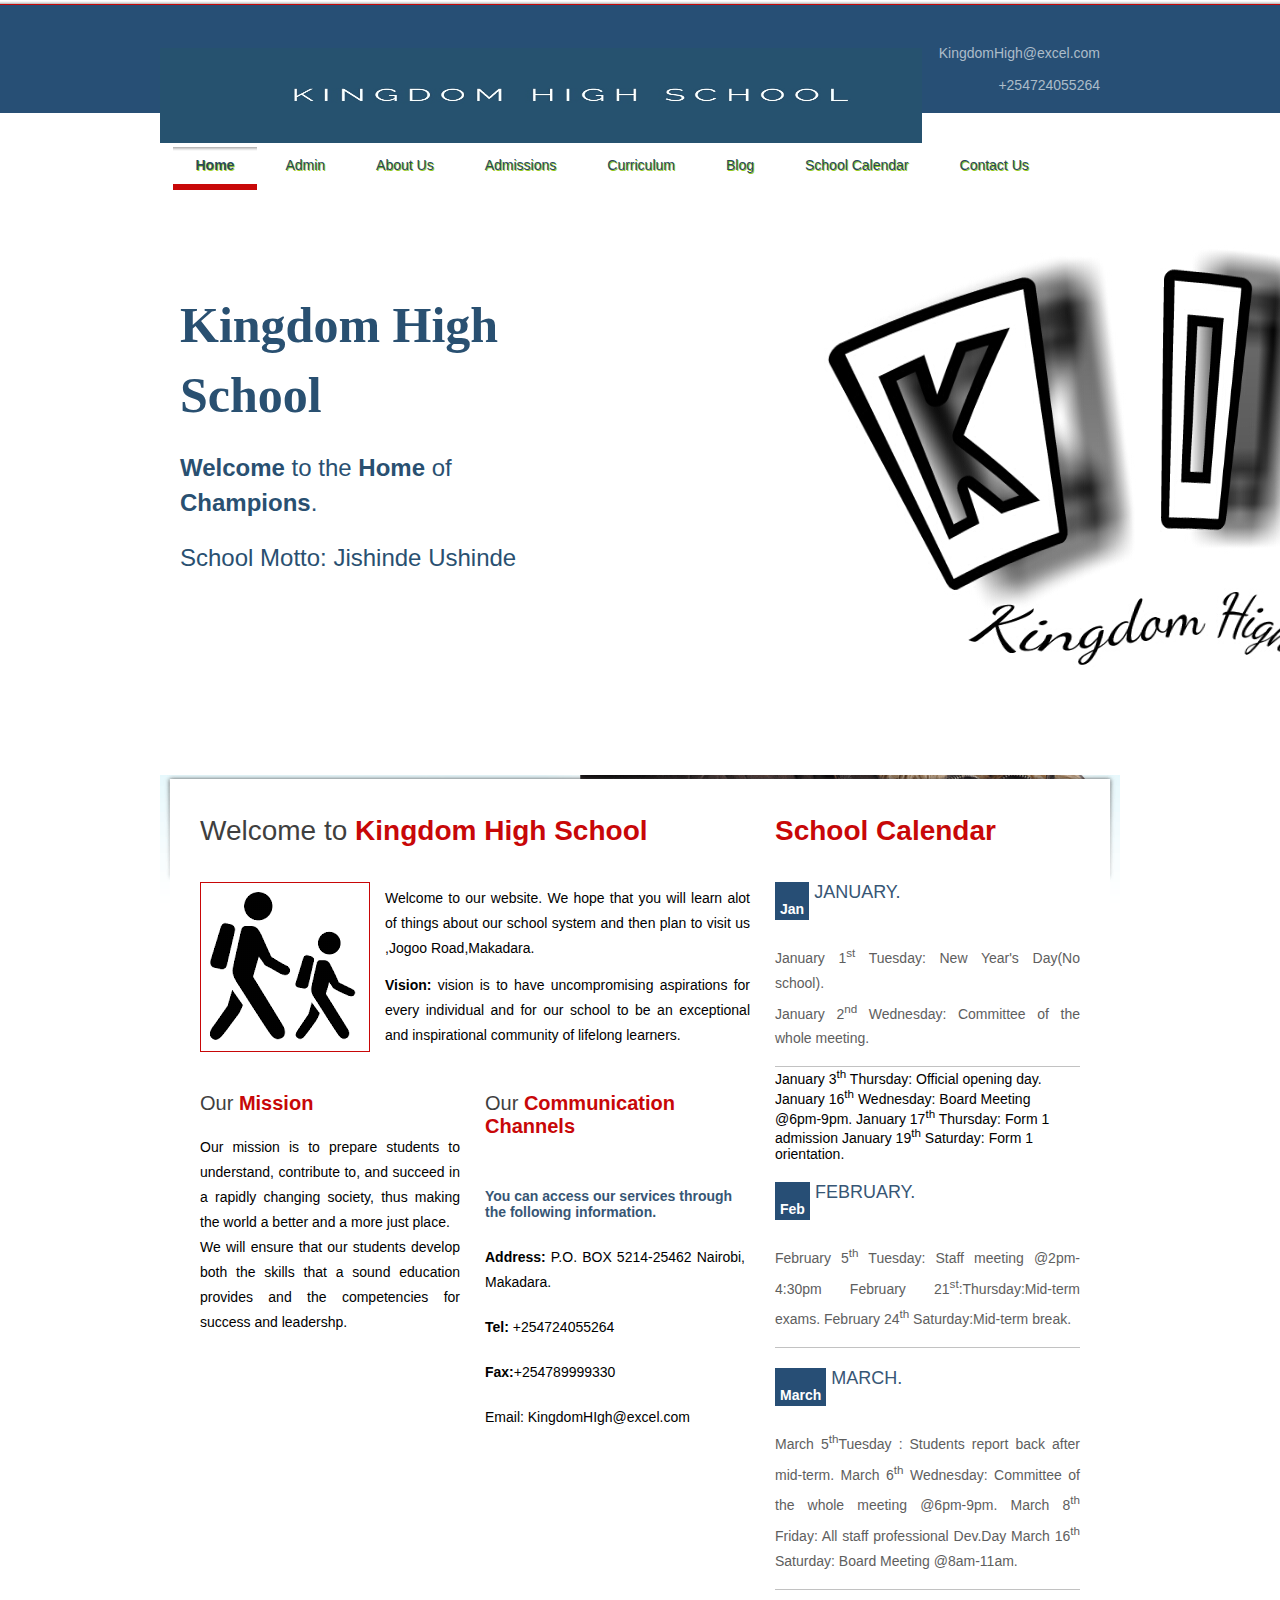
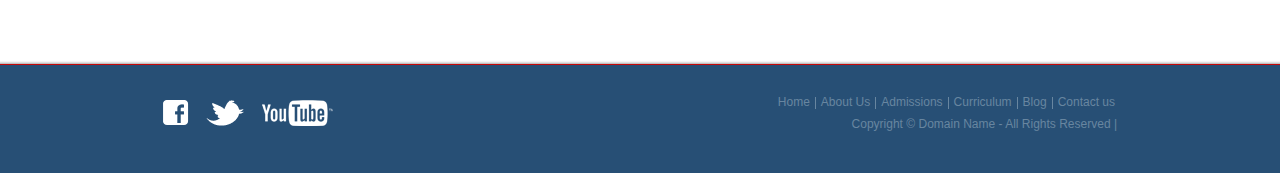
<file: index.html>
<!DOCTYPE html>
<html>
<head>
<title>Kingdom High School</title>
<meta charset="UTF-7" />
<link rel="stylesheet" type="text/css" href="styles/style.css" />
<!--[if IE 6]><link rel="stylesheet" type="text/css" href="styles/ie6.css" /><![endif]-->
</head>
<body>
<div id="page">
  <div id="header">
    <div id="section">
      <div><a href="index.html"><img src="images/Logopit_1548269226227.jpg" height="95" width="762" alt="KINGDOM HIGH SCHOOL" /></a></div>
      <span>KingdomHigh@excel.com <br />
      <br />
      +254724055264</span> </div>
    <ul>
      <li class="current"><a href="index.html">Home</a></li>
	  <li><a href="admin/login.php">Admin</a></li>
      <li><a href="about.html">About Us</a></li>
      <li><a href="admissions.html">Admissions</a></li>
	   <li><a href="curriculum.html">Curriculum</a></li>
      <li><a href="blog.html">Blog</a></li>
      <li><a href="school-calendar.html">School Calendar</a></li>
      <li><a href="contact-us.html">Contact us</a></li>
    </ul>
    <div id="tagline" style="padding-bottom:150px";>
      <div>
        <h4> Kingdom High School</h4>
        <p><b>Welcome</b> to the <b>Home</b> of <b>Champions</b>.<br></p>
		<p>School Motto: Jishinde Ushinde</p>
      </div>
    </div>
  </div>
  <div id="content">
    <div id="home">
      <div>
        <div id="aside">
          <div>
            <h1>Welcome to <span class="last">Kingdom High School</span></h1>
            <a><img src="images/images_4.png" alt="Home Page." /></a>
            <p>Welcome to our website. We hope that you will learn alot of things about our school system and then plan to visit us ,Jogoo Road,Makadara.</p>
			<p><b>Vision:</b> vision is to have uncompromising aspirations for every individual and for our school to be an exceptional and inspirational community of lifelong learners.</p>
            
          </div>
          <ul>
            <li>
              <h2><a>Our <span class="last">Mission</span></a></h2>
              <p>Our mission is to prepare students to understand, contribute to, and succeed in a rapidly changing society, thus making the world a better and a more just place.<br>We will ensure that our students develop both the skills that a sound education provides and the competencies for success and leadershp. </p>
              
            </li>
            <li>
              <h2><a>Our <span class="last">Communication Channels</span></a></h2>
              <p><h5>You can access our services through the following information.</h5>
			  <p><b>Address:</b> P.O. BOX 5214-25462 Nairobi, Makadara.</p>
			  <p><b>Tel:</b> +254724055264</p>
			  <p><b>Fax:</b>+254789999330</p>
			  <p>Email: KingdomHIgh@excel.com</p></p>
              
            </li>
          </ul>
        </div>
        <div id="calendar">
          <h3>School Calendar</h3>
          <ul>
            <li>
              <div> <span><br />
                Jan</span>
                <h2>January.</h2>
              </div>
              <p>January 1<sup>st</sup> Tuesday: New Year's Day(No school).<br>
				 January 2<sup>nd</sup> Wednesday: Committee of the whole meeting.</p>
				 January 3<sup>th</sup> Thursday: Official opening day.<br>
				 January 16<sup>th</sup> Wednesday: Board Meeting @6pm-9pm.
				 January 17<sup>th</sup> Thursday: Form 1 admission
				 January 19<sup>th</sup> Saturday: Form 1 orientation.
            </li>
            <li>
              <div> <span><br/>
                Feb</span>
                <h2>February.</h2>
              </div>
              <p>February 5<sup>th</sup> Tuesday: Staff meeting @2pm-4:30pm
                 February 21<sup>st</sup>:Thursday:Mid-term exams.
				 February 24<sup>th</sup> Saturday:Mid-term break.</p>
            </li>
            <li>
              <div> <span><br />
                March</span>
                <h2>March.</h2>
              </div>
              <p>March 5<sup>th</sup>Tuesday : Students report back after mid-term.
				  March 6<sup>th</sup> Wednesday: Committee of the whole meeting @6pm-9pm.
				  March 8<sup>th</sup> Friday: All staff professional Dev.Day       
				  March 16<sup>th</sup> Saturday: Board Meeting @8am-11am.
			</p>
            </li>
          </ul>
        </div>
      </div>
    </div>
  </div>
  <div id="footer">
    <div>
      <div id="connect"> <a href="#"><img src="images/icon-facebook.gif" alt="" /></a> <a href="#"><img src="images/icon-twitter.gif" alt="" /></a> <a href="#"><img src="images/icon-youtube.gif" alt="" /></a> </div>
      <div class="section">
        <ul>
          <li><a href="index.html">Home</a></li>
          <li><a href="about.html">About Us</a></li>
          <li><a href="admissions.html">Admissions</a></li>
           <li><a href="curriculum.html">Curriculum</a></li>
		   <li><a href="blog.html">Blog</a></li>
          <li class="last"><a href="contact-us.html">Contact us</a></li>
        </ul>
        <p>Copyright &copy; <a href="#KingdomHigh">Domain Name</a> - All Rights Reserved |</a></p>
      </div>
    </div>
  </div>
</div>
</body>
</html>
</file>
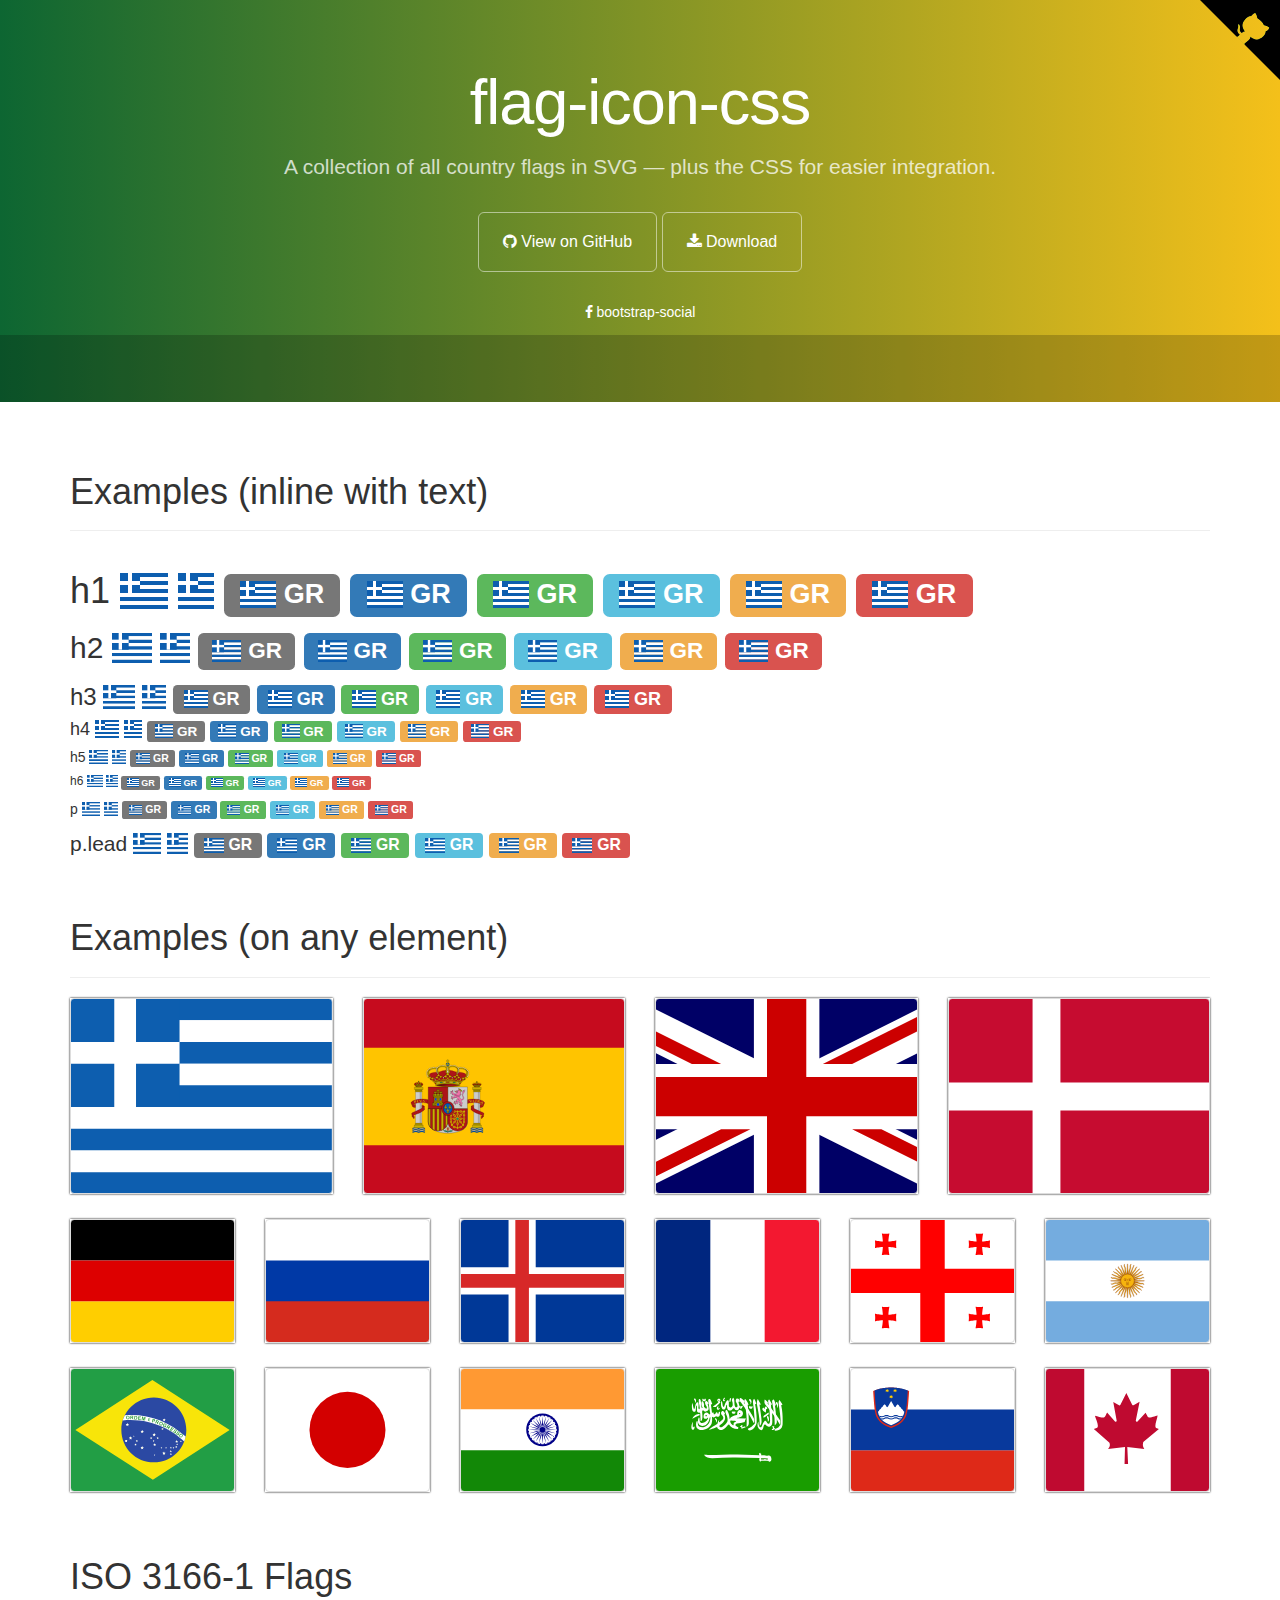
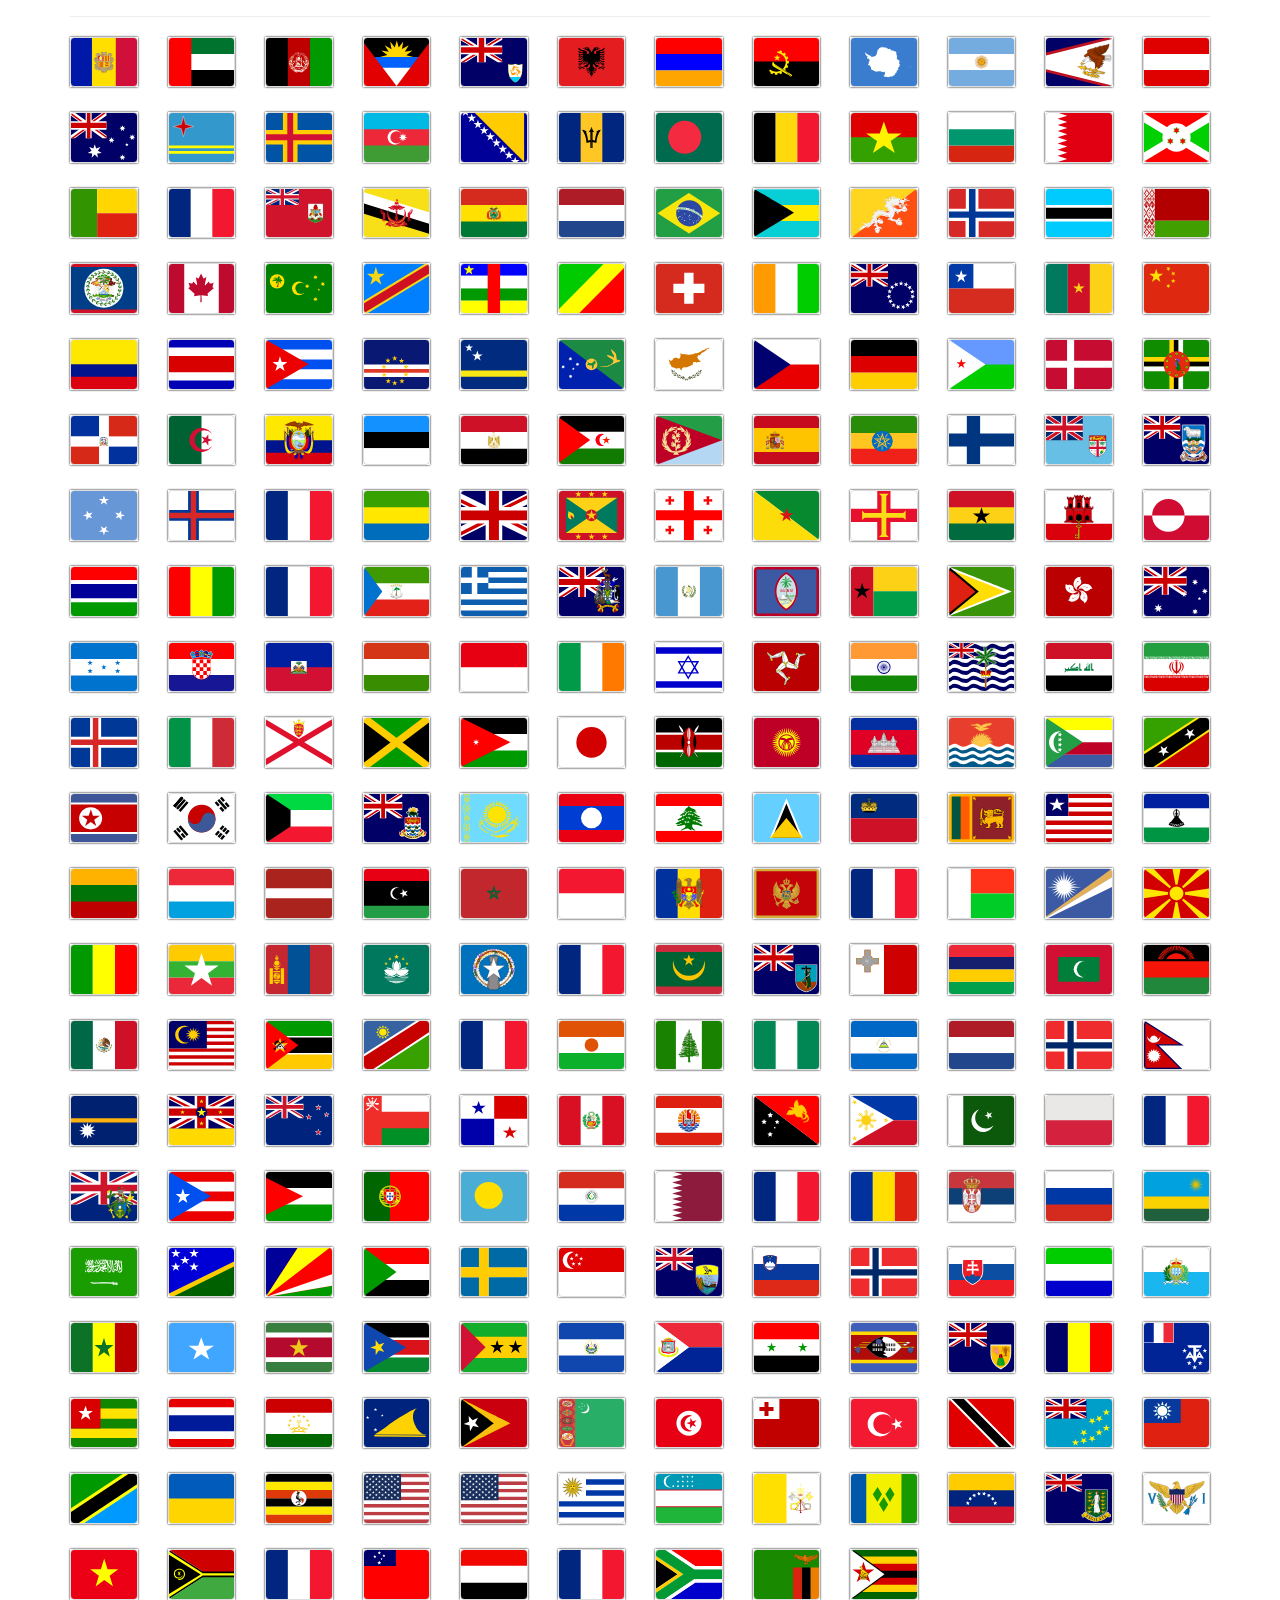
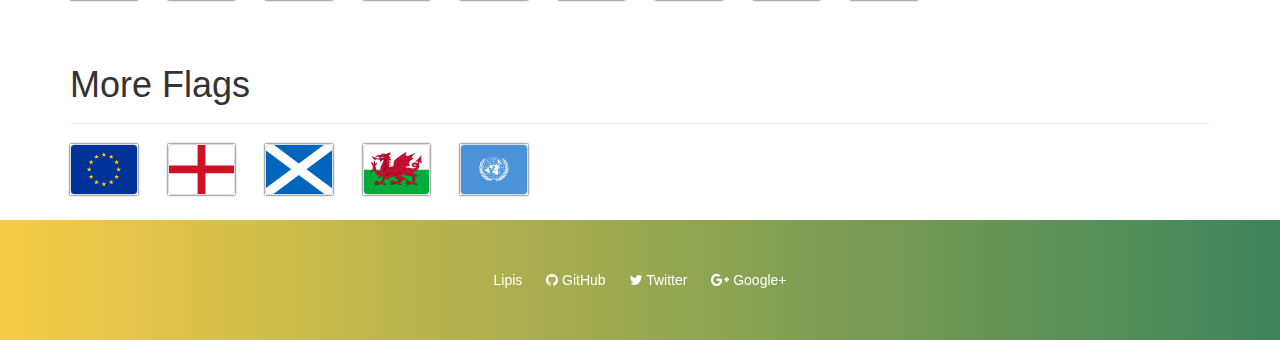
<file: admin/vendors/iconfonts/flag-icon-css/index.html>
<!DOCTYPE html>
<html lang="en">
  <head>
    <meta charset="utf-8">
    <meta name="viewport" content="width=device-width, initial-scale=1.0">
    <meta property="og:type" content="website" />
    <meta property="og:url" content="https://lipis.github.io/flag-icon-css/" />

    <title>SVG Country Flags | flag-icon-css</title>

    <link href="https://maxcdn.bootstrapcdn.com/bootstrap/3.3.6/css/bootstrap.min.css" rel="stylesheet" id="bootstrap">
    <link href="https://maxcdn.bootstrapcdn.com/font-awesome/4.5.0/css/font-awesome.min.css" rel="stylesheet">
    <link href="./assets/docs.css" rel="stylesheet">
    <link href="./css/flag-icon.css" rel="stylesheet">
  </head>

  <body>
    <div class="jumbotron">
      <div class="container">
        <h1>flag-icon-css</h1>
        <p>
          A collection of all country flags in SVG — plus the CSS for easier integration.
        </p>
        <a href="https://github.com/lipis/flag-icon-css" class="btn btn-outline btn-lg"><span class="fa fa-github"></span> View on GitHub</a>
        <a href="https://github.com/lipis/flag-icon-css/archive/master.zip" class="btn btn-outline btn-lg"><span class="fa fa-download"></span> Download</a>
        <ul class="jumbotron-links">
          <li><a href="https://lipis.github.io/bootstrap-social"><span class="fa fa-facebook"></span> bootstrap-social</a></li>
        </ul>
      </div>
      <div class="bottom">
        <iframe src="https://ghbtns.com/github-btn.html?user=lipis&amp;repo=flag-icon-css&amp;type=watch&amp;count=true" class="social-share"></iframe>
      </div>
    </div>
    <script>
      if (window.location.hostname.indexOf('github') > 0) {
        window.location.replace("http://flag-icon-css.lip.is/");
      }
    </script>
    <div class="container">
      <section id="examples">
        <div class="page-header">
          <h1>Examples (inline with text)</h1>
        </div>
        <div class="no-wrap">
          <h1>
            h1
            <span class="flag-icon flag-icon-gr"></span>
            <span class="flag-icon flag-icon-squared flag-icon-gr"></span>
            <span class="label label-default"><span class="flag-icon flag-icon-gr"></span> GR</span>
            <span class="label label-primary"><span class="flag-icon flag-icon-gr"></span> GR</span>
            <span class="label label-success"><span class="flag-icon flag-icon-gr"></span> GR</span>
            <span class="label label-info"><span class="flag-icon flag-icon-gr"></span> GR</span>
            <span class="label label-warning"><span class="flag-icon flag-icon-gr"></span> GR</span>
            <span class="label label-danger"><span class="flag-icon flag-icon-gr"></span> GR</span>
          </h1>
          <h2>
            h2
            <span class="flag-icon flag-icon-gr"></span>
            <span class="flag-icon flag-icon-squared flag-icon-gr"></span>
            <span class="label label-default"><span class="flag-icon flag-icon-gr"></span> GR</span>
            <span class="label label-primary"><span class="flag-icon flag-icon-gr"></span> GR</span>
            <span class="label label-success"><span class="flag-icon flag-icon-gr"></span> GR</span>
            <span class="label label-info"><span class="flag-icon flag-icon-gr"></span> GR</span>
            <span class="label label-warning"><span class="flag-icon flag-icon-gr"></span> GR</span>
            <span class="label label-danger"><span class="flag-icon flag-icon-gr"></span> GR</span>
          </h2>
          <h3>
            h3
            <span class="flag-icon flag-icon-gr"></span>
            <span class="flag-icon flag-icon-squared flag-icon-gr"></span>
            <span class="label label-default"><span class="flag-icon flag-icon-gr"></span> GR</span>
            <span class="label label-primary"><span class="flag-icon flag-icon-gr"></span> GR</span>
            <span class="label label-success"><span class="flag-icon flag-icon-gr"></span> GR</span>
            <span class="label label-info"><span class="flag-icon flag-icon-gr"></span> GR</span>
            <span class="label label-warning"><span class="flag-icon flag-icon-gr"></span> GR</span>
            <span class="label label-danger"><span class="flag-icon flag-icon-gr"></span> GR</span>
          </h3>
          <h4>
            h4
            <span class="flag-icon flag-icon-gr"></span>
            <span class="flag-icon flag-icon-squared flag-icon-gr"></span>
            <span class="label label-default"><span class="flag-icon flag-icon-gr"></span> GR</span>
            <span class="label label-primary"><span class="flag-icon flag-icon-gr"></span> GR</span>
            <span class="label label-success"><span class="flag-icon flag-icon-gr"></span> GR</span>
            <span class="label label-info"><span class="flag-icon flag-icon-gr"></span> GR</span>
            <span class="label label-warning"><span class="flag-icon flag-icon-gr"></span> GR</span>
            <span class="label label-danger"><span class="flag-icon flag-icon-gr"></span> GR</span>
          </h4>
          <h5>
            h5
            <span class="flag-icon flag-icon-gr"></span>
            <span class="flag-icon flag-icon-squared flag-icon-gr"></span>
            <span class="label label-default"><span class="flag-icon flag-icon-gr"></span> GR</span>
            <span class="label label-primary"><span class="flag-icon flag-icon-gr"></span> GR</span>
            <span class="label label-success"><span class="flag-icon flag-icon-gr"></span> GR</span>
            <span class="label label-info"><span class="flag-icon flag-icon-gr"></span> GR</span>
            <span class="label label-warning"><span class="flag-icon flag-icon-gr"></span> GR</span>
            <span class="label label-danger"><span class="flag-icon flag-icon-gr"></span> GR</span>
          </h5>
          <h6>
            h6
            <span class="flag-icon flag-icon-gr"></span>
            <span class="flag-icon flag-icon-squared flag-icon-gr"></span>
            <span class="label label-default"><span class="flag-icon flag-icon-gr"></span> GR</span>
            <span class="label label-primary"><span class="flag-icon flag-icon-gr"></span> GR</span>
            <span class="label label-success"><span class="flag-icon flag-icon-gr"></span> GR</span>
            <span class="label label-info"><span class="flag-icon flag-icon-gr"></span> GR</span>
            <span class="label label-warning"><span class="flag-icon flag-icon-gr"></span> GR</span>
            <span class="label label-danger"><span class="flag-icon flag-icon-gr"></span> GR</span>
          </h6>
          <p>
            p
            <span class="flag-icon flag-icon-gr"></span>
            <span class="flag-icon flag-icon-squared flag-icon-gr"></span>
            <span class="label label-default"><span class="flag-icon flag-icon-gr"></span> GR</span>
            <span class="label label-primary"><span class="flag-icon flag-icon-gr"></span> GR</span>
            <span class="label label-success"><span class="flag-icon flag-icon-gr"></span> GR</span>
            <span class="label label-info"><span class="flag-icon flag-icon-gr"></span> GR</span>
            <span class="label label-warning"><span class="flag-icon flag-icon-gr"></span> GR</span>
            <span class="label label-danger"><span class="flag-icon flag-icon-gr"></span> GR</span>
          </p>
          <p class="lead">
            p.lead
            <span class="flag-icon flag-icon-gr"></span>
            <span class="flag-icon flag-icon-squared flag-icon-gr"></span>
            <span class="label label-default"><span class="flag-icon flag-icon-gr"></span> GR</span>
            <span class="label label-primary"><span class="flag-icon flag-icon-gr"></span> GR</span>
            <span class="label label-success"><span class="flag-icon flag-icon-gr"></span> GR</span>
            <span class="label label-info"><span class="flag-icon flag-icon-gr"></span> GR</span>
            <span class="label label-warning"><span class="flag-icon flag-icon-gr"></span> GR</span>
            <span class="label label-danger"><span class="flag-icon flag-icon-gr"></span> GR</span>
          </p>
        </section>
      </section>
      <section id="more" class="d">
        <div class="page-header">
          <h1>Examples (on any element)</h1>
        </div>
        <div class="row">
          <div class="col-lg-3 col-md-4 col-sm-4 col-xs-6">
            <div class="flag-wrapper">
              <div class="img-thumbnail flag flag-icon-background flag-icon-gr"></div>
            </div>
          </div>
          <div class="col-lg-3 col-md-4 col-sm-4 col-xs-6">
            <div class="flag-wrapper">
              <div class="img-thumbnail flag flag-icon-background flag-icon-es"></div>
            </div>
          </div>
          <div class="col-lg-3 col-md-4 col-sm-4 col-xs-3">
            <div class="flag-wrapper">
              <div class="img-thumbnail flag flag-icon-background flag-icon-gb"></div>
            </div>
          </div>
          <div class="col-lg-3 col-sm-2 col-xs-3">
            <div class="flag-wrapper">
              <div class="img-thumbnail flag flag-icon-background flag-icon-dk"></div>
            </div>
          </div>
          <div class="col-sm-2 col-xs-3">
            <div class="flag-wrapper">
              <div class="img-thumbnail flag flag-icon-background flag-icon-de"></div>
            </div>
          </div>
          <div class="col-sm-2 col-xs-3">
            <div class="flag-wrapper">
              <div class="img-thumbnail flag flag-icon-background flag-icon-ru"></div>
            </div>
          </div>
          <div class="col-sm-2 col-xs-3">
            <div class="flag-wrapper">
              <div class="img-thumbnail flag flag-icon-background flag-icon-is"></div>
            </div>
          </div>
          <div class="col-sm-2 col-xs-3">
            <div class="flag-wrapper">
              <div class="img-thumbnail flag flag-icon-background flag-icon-fr"></div>
            </div>
          </div>
          <div class="col-sm-2 col-xs-3">
            <div class="flag-wrapper">
              <div class="img-thumbnail flag flag-icon-background flag-icon-ge"></div>
            </div>
          </div>
          <div class="col-sm-2 col-xs-3">
            <div class="flag-wrapper">
              <div class="img-thumbnail flag flag-icon-background flag-icon-ar"></div>
            </div>
          </div>
          <div class="col-sm-2 col-xs-3">
            <div class="flag-wrapper">
              <div class="img-thumbnail flag flag-icon-background flag-icon-br"></div>
            </div>
          </div>
          <div class="col-sm-2 col-xs-3">
            <div class="flag-wrapper">
              <div class="img-thumbnail flag flag-icon-background flag-icon-jp"></div>
            </div>
          </div>
          <div class="col-sm-2 col-xs-3 hidden-xs">
            <div class="flag-wrapper">
              <div class="img-thumbnail flag flag-icon-background flag-icon-in"></div>
            </div>
          </div>
          <div class="col-sm-2 col-xs-3">
            <div class="flag-wrapper">
              <div class="img-thumbnail flag flag-icon-background flag-icon-sa"></div>
            </div>
          </div>
          <div class="col-sm-2 col-xs-3">
            <div class="flag-wrapper">
              <div class="img-thumbnail flag flag-icon-background flag-icon-si"></div>
            </div>
          </div>
          <div class="col-sm-2 col-xs-3 visible-lg">
            <div class="flag-wrapper">
              <div class="img-thumbnail flag flag-icon-background flag-icon-ca"></div>
            </div>
          </div>
        </div>
      </section>
      <section class="all-flags">
        <div class="page-header">
          <h1>ISO 3166-1 Flags</h1>
        </div>
        <div class="row">
          <div class="col-md-1 col-sm-2 col-xs-3"><div class="flag-wrapper"><div class="img-thumbnail flag flag-icon-background flag-icon-ad" title="ad" id="ad"></div></div></div>
          <div class="col-md-1 col-sm-2 col-xs-3"><div class="flag-wrapper"><div class="img-thumbnail flag flag-icon-background flag-icon-ae" title="ae" id="ae"></div></div></div>
          <div class="col-md-1 col-sm-2 col-xs-3"><div class="flag-wrapper"><div class="img-thumbnail flag flag-icon-background flag-icon-af" title="af" id="af"></div></div></div>
          <div class="col-md-1 col-sm-2 col-xs-3"><div class="flag-wrapper"><div class="img-thumbnail flag flag-icon-background flag-icon-ag" title="ag" id="ag"></div></div></div>
          <div class="col-md-1 col-sm-2 col-xs-3"><div class="flag-wrapper"><div class="img-thumbnail flag flag-icon-background flag-icon-ai" title="ai" id="ai"></div></div></div>
          <div class="col-md-1 col-sm-2 col-xs-3"><div class="flag-wrapper"><div class="img-thumbnail flag flag-icon-background flag-icon-al" title="al" id="al"></div></div></div>
          <div class="col-md-1 col-sm-2 col-xs-3"><div class="flag-wrapper"><div class="img-thumbnail flag flag-icon-background flag-icon-am" title="am" id="am"></div></div></div>
          <div class="col-md-1 col-sm-2 col-xs-3"><div class="flag-wrapper"><div class="img-thumbnail flag flag-icon-background flag-icon-ao" title="ao" id="ao"></div></div></div>
          <div class="col-md-1 col-sm-2 col-xs-3"><div class="flag-wrapper"><div class="img-thumbnail flag flag-icon-background flag-icon-aq" title="aq" id="aq"></div></div></div>
          <div class="col-md-1 col-sm-2 col-xs-3"><div class="flag-wrapper"><div class="img-thumbnail flag flag-icon-background flag-icon-ar" title="ar" id="ar"></div></div></div>
          <div class="col-md-1 col-sm-2 col-xs-3"><div class="flag-wrapper"><div class="img-thumbnail flag flag-icon-background flag-icon-as" title="as" id="as"></div></div></div>
          <div class="col-md-1 col-sm-2 col-xs-3"><div class="flag-wrapper"><div class="img-thumbnail flag flag-icon-background flag-icon-at" title="at" id="at"></div></div></div>
          <div class="col-md-1 col-sm-2 col-xs-3"><div class="flag-wrapper"><div class="img-thumbnail flag flag-icon-background flag-icon-au" title="au" id="au"></div></div></div>
          <div class="col-md-1 col-sm-2 col-xs-3"><div class="flag-wrapper"><div class="img-thumbnail flag flag-icon-background flag-icon-aw" title="aw" id="aw"></div></div></div>
          <div class="col-md-1 col-sm-2 col-xs-3"><div class="flag-wrapper"><div class="img-thumbnail flag flag-icon-background flag-icon-ax" title="ax" id="ax"></div></div></div>
          <div class="col-md-1 col-sm-2 col-xs-3"><div class="flag-wrapper"><div class="img-thumbnail flag flag-icon-background flag-icon-az" title="az" id="az"></div></div></div>
          <div class="col-md-1 col-sm-2 col-xs-3"><div class="flag-wrapper"><div class="img-thumbnail flag flag-icon-background flag-icon-ba" title="ba" id="ba"></div></div></div>
          <div class="col-md-1 col-sm-2 col-xs-3"><div class="flag-wrapper"><div class="img-thumbnail flag flag-icon-background flag-icon-bb" title="bb" id="bb"></div></div></div>
          <div class="col-md-1 col-sm-2 col-xs-3"><div class="flag-wrapper"><div class="img-thumbnail flag flag-icon-background flag-icon-bd" title="bd" id="bd"></div></div></div>
          <div class="col-md-1 col-sm-2 col-xs-3"><div class="flag-wrapper"><div class="img-thumbnail flag flag-icon-background flag-icon-be" title="be" id="be"></div></div></div>
          <div class="col-md-1 col-sm-2 col-xs-3"><div class="flag-wrapper"><div class="img-thumbnail flag flag-icon-background flag-icon-bf" title="bf" id="bf"></div></div></div>
          <div class="col-md-1 col-sm-2 col-xs-3"><div class="flag-wrapper"><div class="img-thumbnail flag flag-icon-background flag-icon-bg" title="bg" id="bg"></div></div></div>
          <div class="col-md-1 col-sm-2 col-xs-3"><div class="flag-wrapper"><div class="img-thumbnail flag flag-icon-background flag-icon-bh" title="bh" id="bh"></div></div></div>
          <div class="col-md-1 col-sm-2 col-xs-3"><div class="flag-wrapper"><div class="img-thumbnail flag flag-icon-background flag-icon-bi" title="bi" id="bi"></div></div></div>
          <div class="col-md-1 col-sm-2 col-xs-3"><div class="flag-wrapper"><div class="img-thumbnail flag flag-icon-background flag-icon-bj" title="bj" id="bj"></div></div></div>
          <div class="col-md-1 col-sm-2 col-xs-3"><div class="flag-wrapper"><div class="img-thumbnail flag flag-icon-background flag-icon-bl" title="bl" id="bl"></div></div></div>
          <div class="col-md-1 col-sm-2 col-xs-3"><div class="flag-wrapper"><div class="img-thumbnail flag flag-icon-background flag-icon-bm" title="bm" id="bm"></div></div></div>
          <div class="col-md-1 col-sm-2 col-xs-3"><div class="flag-wrapper"><div class="img-thumbnail flag flag-icon-background flag-icon-bn" title="bn" id="bn"></div></div></div>
          <div class="col-md-1 col-sm-2 col-xs-3"><div class="flag-wrapper"><div class="img-thumbnail flag flag-icon-background flag-icon-bo" title="bo" id="bo"></div></div></div>
          <div class="col-md-1 col-sm-2 col-xs-3"><div class="flag-wrapper"><div class="img-thumbnail flag flag-icon-background flag-icon-bq" title="bq" id="bq"></div></div></div>
          <div class="col-md-1 col-sm-2 col-xs-3"><div class="flag-wrapper"><div class="img-thumbnail flag flag-icon-background flag-icon-br" title="br" id="br"></div></div></div>
          <div class="col-md-1 col-sm-2 col-xs-3"><div class="flag-wrapper"><div class="img-thumbnail flag flag-icon-background flag-icon-bs" title="bs" id="bs"></div></div></div>
          <div class="col-md-1 col-sm-2 col-xs-3"><div class="flag-wrapper"><div class="img-thumbnail flag flag-icon-background flag-icon-bt" title="bt" id="bt"></div></div></div>
          <div class="col-md-1 col-sm-2 col-xs-3"><div class="flag-wrapper"><div class="img-thumbnail flag flag-icon-background flag-icon-bv" title="bv" id="bv"></div></div></div>
          <div class="col-md-1 col-sm-2 col-xs-3"><div class="flag-wrapper"><div class="img-thumbnail flag flag-icon-background flag-icon-bw" title="bw" id="bw"></div></div></div>
          <div class="col-md-1 col-sm-2 col-xs-3"><div class="flag-wrapper"><div class="img-thumbnail flag flag-icon-background flag-icon-by" title="by" id="by"></div></div></div>
          <div class="col-md-1 col-sm-2 col-xs-3"><div class="flag-wrapper"><div class="img-thumbnail flag flag-icon-background flag-icon-bz" title="bz" id="bz"></div></div></div>
          <div class="col-md-1 col-sm-2 col-xs-3"><div class="flag-wrapper"><div class="img-thumbnail flag flag-icon-background flag-icon-ca" title="ca" id="ca"></div></div></div>
          <div class="col-md-1 col-sm-2 col-xs-3"><div class="flag-wrapper"><div class="img-thumbnail flag flag-icon-background flag-icon-cc" title="cc" id="cc"></div></div></div>
          <div class="col-md-1 col-sm-2 col-xs-3"><div class="flag-wrapper"><div class="img-thumbnail flag flag-icon-background flag-icon-cd" title="cd" id="cd"></div></div></div>
          <div class="col-md-1 col-sm-2 col-xs-3"><div class="flag-wrapper"><div class="img-thumbnail flag flag-icon-background flag-icon-cf" title="cf" id="cf"></div></div></div>
          <div class="col-md-1 col-sm-2 col-xs-3"><div class="flag-wrapper"><div class="img-thumbnail flag flag-icon-background flag-icon-cg" title="cg" id="cg"></div></div></div>
          <div class="col-md-1 col-sm-2 col-xs-3"><div class="flag-wrapper"><div class="img-thumbnail flag flag-icon-background flag-icon-ch" title="ch" id="ch"></div></div></div>
          <div class="col-md-1 col-sm-2 col-xs-3"><div class="flag-wrapper"><div class="img-thumbnail flag flag-icon-background flag-icon-ci" title="ci" id="ci"></div></div></div>
          <div class="col-md-1 col-sm-2 col-xs-3"><div class="flag-wrapper"><div class="img-thumbnail flag flag-icon-background flag-icon-ck" title="ck" id="ck"></div></div></div>
          <div class="col-md-1 col-sm-2 col-xs-3"><div class="flag-wrapper"><div class="img-thumbnail flag flag-icon-background flag-icon-cl" title="cl" id="cl"></div></div></div>
          <div class="col-md-1 col-sm-2 col-xs-3"><div class="flag-wrapper"><div class="img-thumbnail flag flag-icon-background flag-icon-cm" title="cm" id="cm"></div></div></div>
          <div class="col-md-1 col-sm-2 col-xs-3"><div class="flag-wrapper"><div class="img-thumbnail flag flag-icon-background flag-icon-cn" title="cn" id="cn"></div></div></div>
          <div class="col-md-1 col-sm-2 col-xs-3"><div class="flag-wrapper"><div class="img-thumbnail flag flag-icon-background flag-icon-co" title="co" id="co"></div></div></div>
          <div class="col-md-1 col-sm-2 col-xs-3"><div class="flag-wrapper"><div class="img-thumbnail flag flag-icon-background flag-icon-cr" title="cr" id="cr"></div></div></div>
          <div class="col-md-1 col-sm-2 col-xs-3"><div class="flag-wrapper"><div class="img-thumbnail flag flag-icon-background flag-icon-cu" title="cu" id="cu"></div></div></div>
          <div class="col-md-1 col-sm-2 col-xs-3"><div class="flag-wrapper"><div class="img-thumbnail flag flag-icon-background flag-icon-cv" title="cv" id="cv"></div></div></div>
          <div class="col-md-1 col-sm-2 col-xs-3"><div class="flag-wrapper"><div class="img-thumbnail flag flag-icon-background flag-icon-cw" title="cw" id="cw"></div></div></div>
          <div class="col-md-1 col-sm-2 col-xs-3"><div class="flag-wrapper"><div class="img-thumbnail flag flag-icon-background flag-icon-cx" title="cx" id="cx"></div></div></div>
          <div class="col-md-1 col-sm-2 col-xs-3"><div class="flag-wrapper"><div class="img-thumbnail flag flag-icon-background flag-icon-cy" title="cy" id="cy"></div></div></div>
          <div class="col-md-1 col-sm-2 col-xs-3"><div class="flag-wrapper"><div class="img-thumbnail flag flag-icon-background flag-icon-cz" title="cz" id="cz"></div></div></div>
          <div class="col-md-1 col-sm-2 col-xs-3"><div class="flag-wrapper"><div class="img-thumbnail flag flag-icon-background flag-icon-de" title="de" id="de"></div></div></div>
          <div class="col-md-1 col-sm-2 col-xs-3"><div class="flag-wrapper"><div class="img-thumbnail flag flag-icon-background flag-icon-dj" title="dj" id="dj"></div></div></div>
          <div class="col-md-1 col-sm-2 col-xs-3"><div class="flag-wrapper"><div class="img-thumbnail flag flag-icon-background flag-icon-dk" title="dk" id="dk"></div></div></div>
          <div class="col-md-1 col-sm-2 col-xs-3"><div class="flag-wrapper"><div class="img-thumbnail flag flag-icon-background flag-icon-dm" title="dm" id="dm"></div></div></div>
          <div class="col-md-1 col-sm-2 col-xs-3"><div class="flag-wrapper"><div class="img-thumbnail flag flag-icon-background flag-icon-do" title="do" id="do"></div></div></div>
          <div class="col-md-1 col-sm-2 col-xs-3"><div class="flag-wrapper"><div class="img-thumbnail flag flag-icon-background flag-icon-dz" title="dz" id="dz"></div></div></div>
          <div class="col-md-1 col-sm-2 col-xs-3"><div class="flag-wrapper"><div class="img-thumbnail flag flag-icon-background flag-icon-ec" title="ec" id="ec"></div></div></div>
          <div class="col-md-1 col-sm-2 col-xs-3"><div class="flag-wrapper"><div class="img-thumbnail flag flag-icon-background flag-icon-ee" title="ee" id="ee"></div></div></div>
          <div class="col-md-1 col-sm-2 col-xs-3"><div class="flag-wrapper"><div class="img-thumbnail flag flag-icon-background flag-icon-eg" title="eg" id="eg"></div></div></div>
          <div class="col-md-1 col-sm-2 col-xs-3"><div class="flag-wrapper"><div class="img-thumbnail flag flag-icon-background flag-icon-eh" title="eh" id="eh"></div></div></div>
          <div class="col-md-1 col-sm-2 col-xs-3"><div class="flag-wrapper"><div class="img-thumbnail flag flag-icon-background flag-icon-er" title="er" id="er"></div></div></div>
          <div class="col-md-1 col-sm-2 col-xs-3"><div class="flag-wrapper"><div class="img-thumbnail flag flag-icon-background flag-icon-es" title="es" id="es"></div></div></div>
          <div class="col-md-1 col-sm-2 col-xs-3"><div class="flag-wrapper"><div class="img-thumbnail flag flag-icon-background flag-icon-et" title="et" id="et"></div></div></div>
          <div class="col-md-1 col-sm-2 col-xs-3"><div class="flag-wrapper"><div class="img-thumbnail flag flag-icon-background flag-icon-fi" title="fi" id="fi"></div></div></div>
          <div class="col-md-1 col-sm-2 col-xs-3"><div class="flag-wrapper"><div class="img-thumbnail flag flag-icon-background flag-icon-fj" title="fj" id="fj"></div></div></div>
          <div class="col-md-1 col-sm-2 col-xs-3"><div class="flag-wrapper"><div class="img-thumbnail flag flag-icon-background flag-icon-fk" title="fk" id="fk"></div></div></div>
          <div class="col-md-1 col-sm-2 col-xs-3"><div class="flag-wrapper"><div class="img-thumbnail flag flag-icon-background flag-icon-fm" title="fm" id="fm"></div></div></div>
          <div class="col-md-1 col-sm-2 col-xs-3"><div class="flag-wrapper"><div class="img-thumbnail flag flag-icon-background flag-icon-fo" title="fo" id="fo"></div></div></div>
          <div class="col-md-1 col-sm-2 col-xs-3"><div class="flag-wrapper"><div class="img-thumbnail flag flag-icon-background flag-icon-fr" title="fr" id="fr"></div></div></div>
          <div class="col-md-1 col-sm-2 col-xs-3"><div class="flag-wrapper"><div class="img-thumbnail flag flag-icon-background flag-icon-ga" title="ga" id="ga"></div></div></div>
          <div class="col-md-1 col-sm-2 col-xs-3"><div class="flag-wrapper"><div class="img-thumbnail flag flag-icon-background flag-icon-gb" title="gb" id="gb"></div></div></div>
          <div class="col-md-1 col-sm-2 col-xs-3"><div class="flag-wrapper"><div class="img-thumbnail flag flag-icon-background flag-icon-gd" title="gd" id="gd"></div></div></div>
          <div class="col-md-1 col-sm-2 col-xs-3"><div class="flag-wrapper"><div class="img-thumbnail flag flag-icon-background flag-icon-ge" title="ge" id="ge"></div></div></div>
          <div class="col-md-1 col-sm-2 col-xs-3"><div class="flag-wrapper"><div class="img-thumbnail flag flag-icon-background flag-icon-gf" title="gf" id="gf"></div></div></div>
          <div class="col-md-1 col-sm-2 col-xs-3"><div class="flag-wrapper"><div class="img-thumbnail flag flag-icon-background flag-icon-gg" title="gg" id="gg"></div></div></div>
          <div class="col-md-1 col-sm-2 col-xs-3"><div class="flag-wrapper"><div class="img-thumbnail flag flag-icon-background flag-icon-gh" title="gh" id="gh"></div></div></div>
          <div class="col-md-1 col-sm-2 col-xs-3"><div class="flag-wrapper"><div class="img-thumbnail flag flag-icon-background flag-icon-gi" title="gi" id="gi"></div></div></div>
          <div class="col-md-1 col-sm-2 col-xs-3"><div class="flag-wrapper"><div class="img-thumbnail flag flag-icon-background flag-icon-gl" title="gl" id="gl"></div></div></div>
          <div class="col-md-1 col-sm-2 col-xs-3"><div class="flag-wrapper"><div class="img-thumbnail flag flag-icon-background flag-icon-gm" title="gm" id="gm"></div></div></div>
          <div class="col-md-1 col-sm-2 col-xs-3"><div class="flag-wrapper"><div class="img-thumbnail flag flag-icon-background flag-icon-gn" title="gn" id="gn"></div></div></div>
          <div class="col-md-1 col-sm-2 col-xs-3"><div class="flag-wrapper"><div class="img-thumbnail flag flag-icon-background flag-icon-gp" title="gp" id="gp"></div></div></div>
          <div class="col-md-1 col-sm-2 col-xs-3"><div class="flag-wrapper"><div class="img-thumbnail flag flag-icon-background flag-icon-gq" title="gq" id="gq"></div></div></div>
          <div class="col-md-1 col-sm-2 col-xs-3"><div class="flag-wrapper"><div class="img-thumbnail flag flag-icon-background flag-icon-gr" title="gr" id="gr"></div></div></div>
          <div class="col-md-1 col-sm-2 col-xs-3"><div class="flag-wrapper"><div class="img-thumbnail flag flag-icon-background flag-icon-gs" title="gs" id="gs"></div></div></div>
          <div class="col-md-1 col-sm-2 col-xs-3"><div class="flag-wrapper"><div class="img-thumbnail flag flag-icon-background flag-icon-gt" title="gt" id="gt"></div></div></div>
          <div class="col-md-1 col-sm-2 col-xs-3"><div class="flag-wrapper"><div class="img-thumbnail flag flag-icon-background flag-icon-gu" title="gu" id="gu"></div></div></div>
          <div class="col-md-1 col-sm-2 col-xs-3"><div class="flag-wrapper"><div class="img-thumbnail flag flag-icon-background flag-icon-gw" title="gw" id="gw"></div></div></div>
          <div class="col-md-1 col-sm-2 col-xs-3"><div class="flag-wrapper"><div class="img-thumbnail flag flag-icon-background flag-icon-gy" title="gy" id="gy"></div></div></div>
          <div class="col-md-1 col-sm-2 col-xs-3"><div class="flag-wrapper"><div class="img-thumbnail flag flag-icon-background flag-icon-hk" title="hk" id="hk"></div></div></div>
          <div class="col-md-1 col-sm-2 col-xs-3"><div class="flag-wrapper"><div class="img-thumbnail flag flag-icon-background flag-icon-hm" title="hm" id="hm"></div></div></div>
          <div class="col-md-1 col-sm-2 col-xs-3"><div class="flag-wrapper"><div class="img-thumbnail flag flag-icon-background flag-icon-hn" title="hn" id="hn"></div></div></div>
          <div class="col-md-1 col-sm-2 col-xs-3"><div class="flag-wrapper"><div class="img-thumbnail flag flag-icon-background flag-icon-hr" title="hr" id="hr"></div></div></div>
          <div class="col-md-1 col-sm-2 col-xs-3"><div class="flag-wrapper"><div class="img-thumbnail flag flag-icon-background flag-icon-ht" title="ht" id="ht"></div></div></div>
          <div class="col-md-1 col-sm-2 col-xs-3"><div class="flag-wrapper"><div class="img-thumbnail flag flag-icon-background flag-icon-hu" title="hu" id="hu"></div></div></div>
          <div class="col-md-1 col-sm-2 col-xs-3"><div class="flag-wrapper"><div class="img-thumbnail flag flag-icon-background flag-icon-id" title="id" id="id"></div></div></div>
          <div class="col-md-1 col-sm-2 col-xs-3"><div class="flag-wrapper"><div class="img-thumbnail flag flag-icon-background flag-icon-ie" title="ie" id="ie"></div></div></div>
          <div class="col-md-1 col-sm-2 col-xs-3"><div class="flag-wrapper"><div class="img-thumbnail flag flag-icon-background flag-icon-il" title="il" id="il"></div></div></div>
          <div class="col-md-1 col-sm-2 col-xs-3"><div class="flag-wrapper"><div class="img-thumbnail flag flag-icon-background flag-icon-im" title="im" id="im"></div></div></div>
          <div class="col-md-1 col-sm-2 col-xs-3"><div class="flag-wrapper"><div class="img-thumbnail flag flag-icon-background flag-icon-in" title="in" id="in"></div></div></div>
          <div class="col-md-1 col-sm-2 col-xs-3"><div class="flag-wrapper"><div class="img-thumbnail flag flag-icon-background flag-icon-io" title="io" id="io"></div></div></div>
          <div class="col-md-1 col-sm-2 col-xs-3"><div class="flag-wrapper"><div class="img-thumbnail flag flag-icon-background flag-icon-iq" title="iq" id="iq"></div></div></div>
          <div class="col-md-1 col-sm-2 col-xs-3"><div class="flag-wrapper"><div class="img-thumbnail flag flag-icon-background flag-icon-ir" title="ir" id="ir"></div></div></div>
          <div class="col-md-1 col-sm-2 col-xs-3"><div class="flag-wrapper"><div class="img-thumbnail flag flag-icon-background flag-icon-is" title="is" id="is"></div></div></div>
          <div class="col-md-1 col-sm-2 col-xs-3"><div class="flag-wrapper"><div class="img-thumbnail flag flag-icon-background flag-icon-it" title="it" id="it"></div></div></div>
          <div class="col-md-1 col-sm-2 col-xs-3"><div class="flag-wrapper"><div class="img-thumbnail flag flag-icon-background flag-icon-je" title="je" id="je"></div></div></div>
          <div class="col-md-1 col-sm-2 col-xs-3"><div class="flag-wrapper"><div class="img-thumbnail flag flag-icon-background flag-icon-jm" title="jm" id="jm"></div></div></div>
          <div class="col-md-1 col-sm-2 col-xs-3"><div class="flag-wrapper"><div class="img-thumbnail flag flag-icon-background flag-icon-jo" title="jo" id="jo"></div></div></div>
          <div class="col-md-1 col-sm-2 col-xs-3"><div class="flag-wrapper"><div class="img-thumbnail flag flag-icon-background flag-icon-jp" title="jp" id="jp"></div></div></div>
          <div class="col-md-1 col-sm-2 col-xs-3"><div class="flag-wrapper"><div class="img-thumbnail flag flag-icon-background flag-icon-ke" title="ke" id="ke"></div></div></div>
          <div class="col-md-1 col-sm-2 col-xs-3"><div class="flag-wrapper"><div class="img-thumbnail flag flag-icon-background flag-icon-kg" title="kg" id="kg"></div></div></div>
          <div class="col-md-1 col-sm-2 col-xs-3"><div class="flag-wrapper"><div class="img-thumbnail flag flag-icon-background flag-icon-kh" title="kh" id="kh"></div></div></div>
          <div class="col-md-1 col-sm-2 col-xs-3"><div class="flag-wrapper"><div class="img-thumbnail flag flag-icon-background flag-icon-ki" title="ki" id="ki"></div></div></div>
          <div class="col-md-1 col-sm-2 col-xs-3"><div class="flag-wrapper"><div class="img-thumbnail flag flag-icon-background flag-icon-km" title="km" id="km"></div></div></div>
          <div class="col-md-1 col-sm-2 col-xs-3"><div class="flag-wrapper"><div class="img-thumbnail flag flag-icon-background flag-icon-kn" title="kn" id="kn"></div></div></div>
          <div class="col-md-1 col-sm-2 col-xs-3"><div class="flag-wrapper"><div class="img-thumbnail flag flag-icon-background flag-icon-kp" title="kp" id="kp"></div></div></div>
          <div class="col-md-1 col-sm-2 col-xs-3"><div class="flag-wrapper"><div class="img-thumbnail flag flag-icon-background flag-icon-kr" title="kr" id="kr"></div></div></div>
          <div class="col-md-1 col-sm-2 col-xs-3"><div class="flag-wrapper"><div class="img-thumbnail flag flag-icon-background flag-icon-kw" title="kw" id="kw"></div></div></div>
          <div class="col-md-1 col-sm-2 col-xs-3"><div class="flag-wrapper"><div class="img-thumbnail flag flag-icon-background flag-icon-ky" title="ky" id="ky"></div></div></div>
          <div class="col-md-1 col-sm-2 col-xs-3"><div class="flag-wrapper"><div class="img-thumbnail flag flag-icon-background flag-icon-kz" title="kz" id="kz"></div></div></div>
          <div class="col-md-1 col-sm-2 col-xs-3"><div class="flag-wrapper"><div class="img-thumbnail flag flag-icon-background flag-icon-la" title="la" id="la"></div></div></div>
          <div class="col-md-1 col-sm-2 col-xs-3"><div class="flag-wrapper"><div class="img-thumbnail flag flag-icon-background flag-icon-lb" title="lb" id="lb"></div></div></div>
          <div class="col-md-1 col-sm-2 col-xs-3"><div class="flag-wrapper"><div class="img-thumbnail flag flag-icon-background flag-icon-lc" title="lc" id="lc"></div></div></div>
          <div class="col-md-1 col-sm-2 col-xs-3"><div class="flag-wrapper"><div class="img-thumbnail flag flag-icon-background flag-icon-li" title="li" id="li"></div></div></div>
          <div class="col-md-1 col-sm-2 col-xs-3"><div class="flag-wrapper"><div class="img-thumbnail flag flag-icon-background flag-icon-lk" title="lk" id="lk"></div></div></div>
          <div class="col-md-1 col-sm-2 col-xs-3"><div class="flag-wrapper"><div class="img-thumbnail flag flag-icon-background flag-icon-lr" title="lr" id="lr"></div></div></div>
          <div class="col-md-1 col-sm-2 col-xs-3"><div class="flag-wrapper"><div class="img-thumbnail flag flag-icon-background flag-icon-ls" title="ls" id="ls"></div></div></div>
          <div class="col-md-1 col-sm-2 col-xs-3"><div class="flag-wrapper"><div class="img-thumbnail flag flag-icon-background flag-icon-lt" title="lt" id="lt"></div></div></div>
          <div class="col-md-1 col-sm-2 col-xs-3"><div class="flag-wrapper"><div class="img-thumbnail flag flag-icon-background flag-icon-lu" title="lu" id="lu"></div></div></div>
          <div class="col-md-1 col-sm-2 col-xs-3"><div class="flag-wrapper"><div class="img-thumbnail flag flag-icon-background flag-icon-lv" title="lv" id="lv"></div></div></div>
          <div class="col-md-1 col-sm-2 col-xs-3"><div class="flag-wrapper"><div class="img-thumbnail flag flag-icon-background flag-icon-ly" title="ly" id="ly"></div></div></div>
          <div class="col-md-1 col-sm-2 col-xs-3"><div class="flag-wrapper"><div class="img-thumbnail flag flag-icon-background flag-icon-ma" title="ma" id="ma"></div></div></div>
          <div class="col-md-1 col-sm-2 col-xs-3"><div class="flag-wrapper"><div class="img-thumbnail flag flag-icon-background flag-icon-mc" title="mc" id="mc"></div></div></div>
          <div class="col-md-1 col-sm-2 col-xs-3"><div class="flag-wrapper"><div class="img-thumbnail flag flag-icon-background flag-icon-md" title="md" id="md"></div></div></div>
          <div class="col-md-1 col-sm-2 col-xs-3"><div class="flag-wrapper"><div class="img-thumbnail flag flag-icon-background flag-icon-me" title="me" id="me"></div></div></div>
          <div class="col-md-1 col-sm-2 col-xs-3"><div class="flag-wrapper"><div class="img-thumbnail flag flag-icon-background flag-icon-mf" title="mf" id="mf"></div></div></div>
          <div class="col-md-1 col-sm-2 col-xs-3"><div class="flag-wrapper"><div class="img-thumbnail flag flag-icon-background flag-icon-mg" title="mg" id="mg"></div></div></div>
          <div class="col-md-1 col-sm-2 col-xs-3"><div class="flag-wrapper"><div class="img-thumbnail flag flag-icon-background flag-icon-mh" title="mh" id="mh"></div></div></div>
          <div class="col-md-1 col-sm-2 col-xs-3"><div class="flag-wrapper"><div class="img-thumbnail flag flag-icon-background flag-icon-mk" title="mk" id="mk"></div></div></div>
          <div class="col-md-1 col-sm-2 col-xs-3"><div class="flag-wrapper"><div class="img-thumbnail flag flag-icon-background flag-icon-ml" title="ml" id="ml"></div></div></div>
          <div class="col-md-1 col-sm-2 col-xs-3"><div class="flag-wrapper"><div class="img-thumbnail flag flag-icon-background flag-icon-mm" title="mm" id="mm"></div></div></div>
          <div class="col-md-1 col-sm-2 col-xs-3"><div class="flag-wrapper"><div class="img-thumbnail flag flag-icon-background flag-icon-mn" title="mn" id="mn"></div></div></div>
          <div class="col-md-1 col-sm-2 col-xs-3"><div class="flag-wrapper"><div class="img-thumbnail flag flag-icon-background flag-icon-mo" title="mo" id="mo"></div></div></div>
          <div class="col-md-1 col-sm-2 col-xs-3"><div class="flag-wrapper"><div class="img-thumbnail flag flag-icon-background flag-icon-mp" title="mp" id="mp"></div></div></div>
          <div class="col-md-1 col-sm-2 col-xs-3"><div class="flag-wrapper"><div class="img-thumbnail flag flag-icon-background flag-icon-mq" title="mq" id="mq"></div></div></div>
          <div class="col-md-1 col-sm-2 col-xs-3"><div class="flag-wrapper"><div class="img-thumbnail flag flag-icon-background flag-icon-mr" title="mr" id="mr"></div></div></div>
          <div class="col-md-1 col-sm-2 col-xs-3"><div class="flag-wrapper"><div class="img-thumbnail flag flag-icon-background flag-icon-ms" title="ms" id="ms"></div></div></div>
          <div class="col-md-1 col-sm-2 col-xs-3"><div class="flag-wrapper"><div class="img-thumbnail flag flag-icon-background flag-icon-mt" title="mt" id="mt"></div></div></div>
          <div class="col-md-1 col-sm-2 col-xs-3"><div class="flag-wrapper"><div class="img-thumbnail flag flag-icon-background flag-icon-mu" title="mu" id="mu"></div></div></div>
          <div class="col-md-1 col-sm-2 col-xs-3"><div class="flag-wrapper"><div class="img-thumbnail flag flag-icon-background flag-icon-mv" title="mv" id="mv"></div></div></div>
          <div class="col-md-1 col-sm-2 col-xs-3"><div class="flag-wrapper"><div class="img-thumbnail flag flag-icon-background flag-icon-mw" title="mw" id="mw"></div></div></div>
          <div class="col-md-1 col-sm-2 col-xs-3"><div class="flag-wrapper"><div class="img-thumbnail flag flag-icon-background flag-icon-mx" title="mx" id="mx"></div></div></div>
          <div class="col-md-1 col-sm-2 col-xs-3"><div class="flag-wrapper"><div class="img-thumbnail flag flag-icon-background flag-icon-my" title="my" id="my"></div></div></div>
          <div class="col-md-1 col-sm-2 col-xs-3"><div class="flag-wrapper"><div class="img-thumbnail flag flag-icon-background flag-icon-mz" title="mz" id="mz"></div></div></div>
          <div class="col-md-1 col-sm-2 col-xs-3"><div class="flag-wrapper"><div class="img-thumbnail flag flag-icon-background flag-icon-na" title="na" id="na"></div></div></div>
          <div class="col-md-1 col-sm-2 col-xs-3"><div class="flag-wrapper"><div class="img-thumbnail flag flag-icon-background flag-icon-nc" title="nc" id="nc"></div></div></div>
          <div class="col-md-1 col-sm-2 col-xs-3"><div class="flag-wrapper"><div class="img-thumbnail flag flag-icon-background flag-icon-ne" title="ne" id="ne"></div></div></div>
          <div class="col-md-1 col-sm-2 col-xs-3"><div class="flag-wrapper"><div class="img-thumbnail flag flag-icon-background flag-icon-nf" title="nf" id="nf"></div></div></div>
          <div class="col-md-1 col-sm-2 col-xs-3"><div class="flag-wrapper"><div class="img-thumbnail flag flag-icon-background flag-icon-ng" title="ng" id="ng"></div></div></div>
          <div class="col-md-1 col-sm-2 col-xs-3"><div class="flag-wrapper"><div class="img-thumbnail flag flag-icon-background flag-icon-ni" title="ni" id="ni"></div></div></div>
          <div class="col-md-1 col-sm-2 col-xs-3"><div class="flag-wrapper"><div class="img-thumbnail flag flag-icon-background flag-icon-nl" title="nl" id="nl"></div></div></div>
          <div class="col-md-1 col-sm-2 col-xs-3"><div class="flag-wrapper"><div class="img-thumbnail flag flag-icon-background flag-icon-no" title="no" id="no"></div></div></div>
          <div class="col-md-1 col-sm-2 col-xs-3"><div class="flag-wrapper"><div class="img-thumbnail flag flag-icon-background flag-icon-np" title="np" id="np"></div></div></div>
          <div class="col-md-1 col-sm-2 col-xs-3"><div class="flag-wrapper"><div class="img-thumbnail flag flag-icon-background flag-icon-nr" title="nr" id="nr"></div></div></div>
          <div class="col-md-1 col-sm-2 col-xs-3"><div class="flag-wrapper"><div class="img-thumbnail flag flag-icon-background flag-icon-nu" title="nu" id="nu"></div></div></div>
          <div class="col-md-1 col-sm-2 col-xs-3"><div class="flag-wrapper"><div class="img-thumbnail flag flag-icon-background flag-icon-nz" title="nz" id="nz"></div></div></div>
          <div class="col-md-1 col-sm-2 col-xs-3"><div class="flag-wrapper"><div class="img-thumbnail flag flag-icon-background flag-icon-om" title="om" id="om"></div></div></div>
          <div class="col-md-1 col-sm-2 col-xs-3"><div class="flag-wrapper"><div class="img-thumbnail flag flag-icon-background flag-icon-pa" title="pa" id="pa"></div></div></div>
          <div class="col-md-1 col-sm-2 col-xs-3"><div class="flag-wrapper"><div class="img-thumbnail flag flag-icon-background flag-icon-pe" title="pe" id="pe"></div></div></div>
          <div class="col-md-1 col-sm-2 col-xs-3"><div class="flag-wrapper"><div class="img-thumbnail flag flag-icon-background flag-icon-pf" title="pf" id="pf"></div></div></div>
          <div class="col-md-1 col-sm-2 col-xs-3"><div class="flag-wrapper"><div class="img-thumbnail flag flag-icon-background flag-icon-pg" title="pg" id="pg"></div></div></div>
          <div class="col-md-1 col-sm-2 col-xs-3"><div class="flag-wrapper"><div class="img-thumbnail flag flag-icon-background flag-icon-ph" title="ph" id="ph"></div></div></div>
          <div class="col-md-1 col-sm-2 col-xs-3"><div class="flag-wrapper"><div class="img-thumbnail flag flag-icon-background flag-icon-pk" title="pk" id="pk"></div></div></div>
          <div class="col-md-1 col-sm-2 col-xs-3"><div class="flag-wrapper"><div class="img-thumbnail flag flag-icon-background flag-icon-pl" title="pl" id="pl"></div></div></div>
          <div class="col-md-1 col-sm-2 col-xs-3"><div class="flag-wrapper"><div class="img-thumbnail flag flag-icon-background flag-icon-pm" title="pm" id="pm"></div></div></div>
          <div class="col-md-1 col-sm-2 col-xs-3"><div class="flag-wrapper"><div class="img-thumbnail flag flag-icon-background flag-icon-pn" title="pn" id="pn"></div></div></div>
          <div class="col-md-1 col-sm-2 col-xs-3"><div class="flag-wrapper"><div class="img-thumbnail flag flag-icon-background flag-icon-pr" title="pr" id="pr"></div></div></div>
          <div class="col-md-1 col-sm-2 col-xs-3"><div class="flag-wrapper"><div class="img-thumbnail flag flag-icon-background flag-icon-ps" title="ps" id="ps"></div></div></div>
          <div class="col-md-1 col-sm-2 col-xs-3"><div class="flag-wrapper"><div class="img-thumbnail flag flag-icon-background flag-icon-pt" title="pt" id="pt"></div></div></div>
          <div class="col-md-1 col-sm-2 col-xs-3"><div class="flag-wrapper"><div class="img-thumbnail flag flag-icon-background flag-icon-pw" title="pw" id="pw"></div></div></div>
          <div class="col-md-1 col-sm-2 col-xs-3"><div class="flag-wrapper"><div class="img-thumbnail flag flag-icon-background flag-icon-py" title="py" id="py"></div></div></div>
          <div class="col-md-1 col-sm-2 col-xs-3"><div class="flag-wrapper"><div class="img-thumbnail flag flag-icon-background flag-icon-qa" title="qa" id="qa"></div></div></div>
          <div class="col-md-1 col-sm-2 col-xs-3"><div class="flag-wrapper"><div class="img-thumbnail flag flag-icon-background flag-icon-re" title="re" id="re"></div></div></div>
          <div class="col-md-1 col-sm-2 col-xs-3"><div class="flag-wrapper"><div class="img-thumbnail flag flag-icon-background flag-icon-ro" title="ro" id="ro"></div></div></div>
          <div class="col-md-1 col-sm-2 col-xs-3"><div class="flag-wrapper"><div class="img-thumbnail flag flag-icon-background flag-icon-rs" title="rs" id="rs"></div></div></div>
          <div class="col-md-1 col-sm-2 col-xs-3"><div class="flag-wrapper"><div class="img-thumbnail flag flag-icon-background flag-icon-ru" title="ru" id="ru"></div></div></div>
          <div class="col-md-1 col-sm-2 col-xs-3"><div class="flag-wrapper"><div class="img-thumbnail flag flag-icon-background flag-icon-rw" title="rw" id="rw"></div></div></div>
          <div class="col-md-1 col-sm-2 col-xs-3"><div class="flag-wrapper"><div class="img-thumbnail flag flag-icon-background flag-icon-sa" title="sa" id="sa"></div></div></div>
          <div class="col-md-1 col-sm-2 col-xs-3"><div class="flag-wrapper"><div class="img-thumbnail flag flag-icon-background flag-icon-sb" title="sb" id="sb"></div></div></div>
          <div class="col-md-1 col-sm-2 col-xs-3"><div class="flag-wrapper"><div class="img-thumbnail flag flag-icon-background flag-icon-sc" title="sc" id="sc"></div></div></div>
          <div class="col-md-1 col-sm-2 col-xs-3"><div class="flag-wrapper"><div class="img-thumbnail flag flag-icon-background flag-icon-sd" title="sd" id="sd"></div></div></div>
          <div class="col-md-1 col-sm-2 col-xs-3"><div class="flag-wrapper"><div class="img-thumbnail flag flag-icon-background flag-icon-se" title="se" id="se"></div></div></div>
          <div class="col-md-1 col-sm-2 col-xs-3"><div class="flag-wrapper"><div class="img-thumbnail flag flag-icon-background flag-icon-sg" title="sg" id="sg"></div></div></div>
          <div class="col-md-1 col-sm-2 col-xs-3"><div class="flag-wrapper"><div class="img-thumbnail flag flag-icon-background flag-icon-sh" title="sh" id="sh"></div></div></div>
          <div class="col-md-1 col-sm-2 col-xs-3"><div class="flag-wrapper"><div class="img-thumbnail flag flag-icon-background flag-icon-si" title="si" id="si"></div></div></div>
          <div class="col-md-1 col-sm-2 col-xs-3"><div class="flag-wrapper"><div class="img-thumbnail flag flag-icon-background flag-icon-sj" title="sj" id="sj"></div></div></div>
          <div class="col-md-1 col-sm-2 col-xs-3"><div class="flag-wrapper"><div class="img-thumbnail flag flag-icon-background flag-icon-sk" title="sk" id="sk"></div></div></div>
          <div class="col-md-1 col-sm-2 col-xs-3"><div class="flag-wrapper"><div class="img-thumbnail flag flag-icon-background flag-icon-sl" title="sl" id="sl"></div></div></div>
          <div class="col-md-1 col-sm-2 col-xs-3"><div class="flag-wrapper"><div class="img-thumbnail flag flag-icon-background flag-icon-sm" title="sm" id="sm"></div></div></div>
          <div class="col-md-1 col-sm-2 col-xs-3"><div class="flag-wrapper"><div class="img-thumbnail flag flag-icon-background flag-icon-sn" title="sn" id="sn"></div></div></div>
          <div class="col-md-1 col-sm-2 col-xs-3"><div class="flag-wrapper"><div class="img-thumbnail flag flag-icon-background flag-icon-so" title="so" id="so"></div></div></div>
          <div class="col-md-1 col-sm-2 col-xs-3"><div class="flag-wrapper"><div class="img-thumbnail flag flag-icon-background flag-icon-sr" title="sr" id="sr"></div></div></div>
          <div class="col-md-1 col-sm-2 col-xs-3"><div class="flag-wrapper"><div class="img-thumbnail flag flag-icon-background flag-icon-ss" title="ss" id="ss"></div></div></div>
          <div class="col-md-1 col-sm-2 col-xs-3"><div class="flag-wrapper"><div class="img-thumbnail flag flag-icon-background flag-icon-st" title="st" id="st"></div></div></div>
          <div class="col-md-1 col-sm-2 col-xs-3"><div class="flag-wrapper"><div class="img-thumbnail flag flag-icon-background flag-icon-sv" title="sv" id="sv"></div></div></div>
          <div class="col-md-1 col-sm-2 col-xs-3"><div class="flag-wrapper"><div class="img-thumbnail flag flag-icon-background flag-icon-sx" title="sx" id="sx"></div></div></div>
          <div class="col-md-1 col-sm-2 col-xs-3"><div class="flag-wrapper"><div class="img-thumbnail flag flag-icon-background flag-icon-sy" title="sy" id="sy"></div></div></div>
          <div class="col-md-1 col-sm-2 col-xs-3"><div class="flag-wrapper"><div class="img-thumbnail flag flag-icon-background flag-icon-sz" title="sz" id="sz"></div></div></div>
          <div class="col-md-1 col-sm-2 col-xs-3"><div class="flag-wrapper"><div class="img-thumbnail flag flag-icon-background flag-icon-tc" title="tc" id="tc"></div></div></div>
          <div class="col-md-1 col-sm-2 col-xs-3"><div class="flag-wrapper"><div class="img-thumbnail flag flag-icon-background flag-icon-td" title="td" id="td"></div></div></div>
          <div class="col-md-1 col-sm-2 col-xs-3"><div class="flag-wrapper"><div class="img-thumbnail flag flag-icon-background flag-icon-tf" title="tf" id="tf"></div></div></div>
          <div class="col-md-1 col-sm-2 col-xs-3"><div class="flag-wrapper"><div class="img-thumbnail flag flag-icon-background flag-icon-tg" title="tg" id="tg"></div></div></div>
          <div class="col-md-1 col-sm-2 col-xs-3"><div class="flag-wrapper"><div class="img-thumbnail flag flag-icon-background flag-icon-th" title="th" id="th"></div></div></div>
          <div class="col-md-1 col-sm-2 col-xs-3"><div class="flag-wrapper"><div class="img-thumbnail flag flag-icon-background flag-icon-tj" title="tj" id="tj"></div></div></div>
          <div class="col-md-1 col-sm-2 col-xs-3"><div class="flag-wrapper"><div class="img-thumbnail flag flag-icon-background flag-icon-tk" title="tk" id="tk"></div></div></div>
          <div class="col-md-1 col-sm-2 col-xs-3"><div class="flag-wrapper"><div class="img-thumbnail flag flag-icon-background flag-icon-tl" title="tl" id="tl"></div></div></div>
          <div class="col-md-1 col-sm-2 col-xs-3"><div class="flag-wrapper"><div class="img-thumbnail flag flag-icon-background flag-icon-tm" title="tm" id="tm"></div></div></div>
          <div class="col-md-1 col-sm-2 col-xs-3"><div class="flag-wrapper"><div class="img-thumbnail flag flag-icon-background flag-icon-tn" title="tn" id="tn"></div></div></div>
          <div class="col-md-1 col-sm-2 col-xs-3"><div class="flag-wrapper"><div class="img-thumbnail flag flag-icon-background flag-icon-to" title="to" id="to"></div></div></div>
          <div class="col-md-1 col-sm-2 col-xs-3"><div class="flag-wrapper"><div class="img-thumbnail flag flag-icon-background flag-icon-tr" title="tr" id="tr"></div></div></div>
          <div class="col-md-1 col-sm-2 col-xs-3"><div class="flag-wrapper"><div class="img-thumbnail flag flag-icon-background flag-icon-tt" title="tt" id="tt"></div></div></div>
          <div class="col-md-1 col-sm-2 col-xs-3"><div class="flag-wrapper"><div class="img-thumbnail flag flag-icon-background flag-icon-tv" title="tv" id="tv"></div></div></div>
          <div class="col-md-1 col-sm-2 col-xs-3"><div class="flag-wrapper"><div class="img-thumbnail flag flag-icon-background flag-icon-tw" title="tw" id="tw"></div></div></div>
          <div class="col-md-1 col-sm-2 col-xs-3"><div class="flag-wrapper"><div class="img-thumbnail flag flag-icon-background flag-icon-tz" title="tz" id="tz"></div></div></div>
          <div class="col-md-1 col-sm-2 col-xs-3"><div class="flag-wrapper"><div class="img-thumbnail flag flag-icon-background flag-icon-ua" title="ua" id="ua"></div></div></div>
          <div class="col-md-1 col-sm-2 col-xs-3"><div class="flag-wrapper"><div class="img-thumbnail flag flag-icon-background flag-icon-ug" title="ug" id="ug"></div></div></div>
          <div class="col-md-1 col-sm-2 col-xs-3"><div class="flag-wrapper"><div class="img-thumbnail flag flag-icon-background flag-icon-um" title="um" id="um"></div></div></div>
          <div class="col-md-1 col-sm-2 col-xs-3"><div class="flag-wrapper"><div class="img-thumbnail flag flag-icon-background flag-icon-us" title="us" id="us"></div></div></div>
          <div class="col-md-1 col-sm-2 col-xs-3"><div class="flag-wrapper"><div class="img-thumbnail flag flag-icon-background flag-icon-uy" title="uy" id="uy"></div></div></div>
          <div class="col-md-1 col-sm-2 col-xs-3"><div class="flag-wrapper"><div class="img-thumbnail flag flag-icon-background flag-icon-uz" title="uz" id="uz"></div></div></div>
          <div class="col-md-1 col-sm-2 col-xs-3"><div class="flag-wrapper"><div class="img-thumbnail flag flag-icon-background flag-icon-va" title="va" id="va"></div></div></div>
          <div class="col-md-1 col-sm-2 col-xs-3"><div class="flag-wrapper"><div class="img-thumbnail flag flag-icon-background flag-icon-vc" title="vc" id="vc"></div></div></div>
          <div class="col-md-1 col-sm-2 col-xs-3"><div class="flag-wrapper"><div class="img-thumbnail flag flag-icon-background flag-icon-ve" title="ve" id="ve"></div></div></div>
          <div class="col-md-1 col-sm-2 col-xs-3"><div class="flag-wrapper"><div class="img-thumbnail flag flag-icon-background flag-icon-vg" title="vg" id="vg"></div></div></div>
          <div class="col-md-1 col-sm-2 col-xs-3"><div class="flag-wrapper"><div class="img-thumbnail flag flag-icon-background flag-icon-vi" title="vi" id="vi"></div></div></div>
          <div class="col-md-1 col-sm-2 col-xs-3"><div class="flag-wrapper"><div class="img-thumbnail flag flag-icon-background flag-icon-vn" title="vn" id="vn"></div></div></div>
          <div class="col-md-1 col-sm-2 col-xs-3"><div class="flag-wrapper"><div class="img-thumbnail flag flag-icon-background flag-icon-vu" title="vu" id="vu"></div></div></div>
          <div class="col-md-1 col-sm-2 col-xs-3"><div class="flag-wrapper"><div class="img-thumbnail flag flag-icon-background flag-icon-wf" title="wf" id="wf"></div></div></div>
          <div class="col-md-1 col-sm-2 col-xs-3"><div class="flag-wrapper"><div class="img-thumbnail flag flag-icon-background flag-icon-ws" title="ws" id="ws"></div></div></div>
          <div class="col-md-1 col-sm-2 col-xs-3"><div class="flag-wrapper"><div class="img-thumbnail flag flag-icon-background flag-icon-ye" title="ye" id="ye"></div></div></div>
          <div class="col-md-1 col-sm-2 col-xs-3"><div class="flag-wrapper"><div class="img-thumbnail flag flag-icon-background flag-icon-yt" title="yt" id="yt"></div></div></div>
          <div class="col-md-1 col-sm-2 col-xs-3"><div class="flag-wrapper"><div class="img-thumbnail flag flag-icon-background flag-icon-za" title="za" id="za"></div></div></div>
          <div class="col-md-1 col-sm-2 col-xs-3"><div class="flag-wrapper"><div class="img-thumbnail flag flag-icon-background flag-icon-zm" title="zm" id="zm"></div></div></div>
          <div class="col-md-1 col-sm-2 col-xs-3"><div class="flag-wrapper"><div class="img-thumbnail flag flag-icon-background flag-icon-zw" title="zw" id="zw"></div></div></div>
        </div>
      </section>
      <section class="all-flags">
        <div class="page-header">
          <h1>More Flags</h1>
        </div>
        <div class="row">
          <div class="col-md-1 col-sm-2 col-xs-3"><div class="flag-wrapper"><div class="img-thumbnail flag flag-icon-background flag-icon-eu" title="eu" id="eu"></div></div></div>
          <div class="col-md-1 col-sm-2 col-xs-3"><div class="flag-wrapper"><div class="img-thumbnail flag flag-icon-background flag-icon-gb-eng" title="gb-eng" id="gb-eng"></div></div></div>
          <div class="col-md-1 col-sm-2 col-xs-3"><div class="flag-wrapper"><div class="img-thumbnail flag flag-icon-background flag-icon-gb-sct" title="gb-sct" id="gb-sct"></div></div></div>
          <div class="col-md-1 col-sm-2 col-xs-3"><div class="flag-wrapper"><div class="img-thumbnail flag flag-icon-background flag-icon-gb-wls" title="gb-wls" id="gb-wls"></div></div></div>
          <div class="col-md-1 col-sm-2 col-xs-3"><div class="flag-wrapper"><div class="img-thumbnail flag flag-icon-background flag-icon-un" title="un" id="un"></div></div></div>
        </div>
      </section>
    </div>

    <footer>
      <ul class="links">
        <li><a href="https://lip.is">Lipis</a></li>
        <li><a href="https://github.com/lipis"><span class="fa fa-github"></span> GitHub</a></li>
        <li><a href="https://twitter.com/lipis"><span class="fa fa-twitter"></span> Twitter</a></li>
        <li><a href="https://google.com/+PanayiotisLipiridis"><span class="fa fa-google-plus"></span> Google+</a></li>
      </ul>
    </footer>
    <a href="https://github.com/lipis/flag-icon-css" title="Fork me on GitHub" class="github-corner"><svg width="80" height="80" viewbox="0 0 250 250"><title>Fork me on GitHub</title><path d="M0 0h250v250"></path><path d="M127.4 110c-14.6-9.2-9.4-19.5-9.4-19.5 3-7 1.5-11 1.5-11-1-6.2 3-2 3-2 4 4.7 2 11 2 11-2.2 10.4 5 14.8 9 16.2" fill="currentColor" style="transform-origin:130px 110px" class="octo-arm"></path><path d="M113.2 114.3s3.6 1.6 4.7.6l15-13.7c3-2.4 6-3 8.2-2.7-8-11.2-14-25 3-41 4.7-4.4 10.6-6.4 16.2-6.4.6-1.6 3.6-7.3 11.8-10.7 0 0 4.5 2.7 6.8 16.5 4.3 2.7 8.3 6 12 9.8 3.3 3.5 6.7 8 8.6 12.3 14 3 16.8 8 16.8 8-3.4 8-9.4 11-11.4 11 0 5.8-2.3 11-7.5 15.5-16.4 16-30 9-40 .2 0 3-1 7-5.2 11l-13.3 11c-1 1 .5 5.3.8 5z" fill="currentColor" class="octo-body"></path></svg><style> .github-corner svg{position:absolute;right:0;top:0;mix-blend-mode:darken;color:#ffffff;fill:#000000;}.github-corner:hover .octo-arm{animation:octocat-wave .56s;}@keyframes octocat-wave{0%, 100%{transform:rotate(0);}20%, 60%{transform:rotate(-20deg);}40%, 80%{transform:rotate(10deg);}}</style></a>
    <script src="https://ajax.googleapis.com/ajax/libs/jquery/2.1.4/jquery.min.js"></script>
    <script src="./assets/docs.js"></script>
  </body>
</html>
</file>
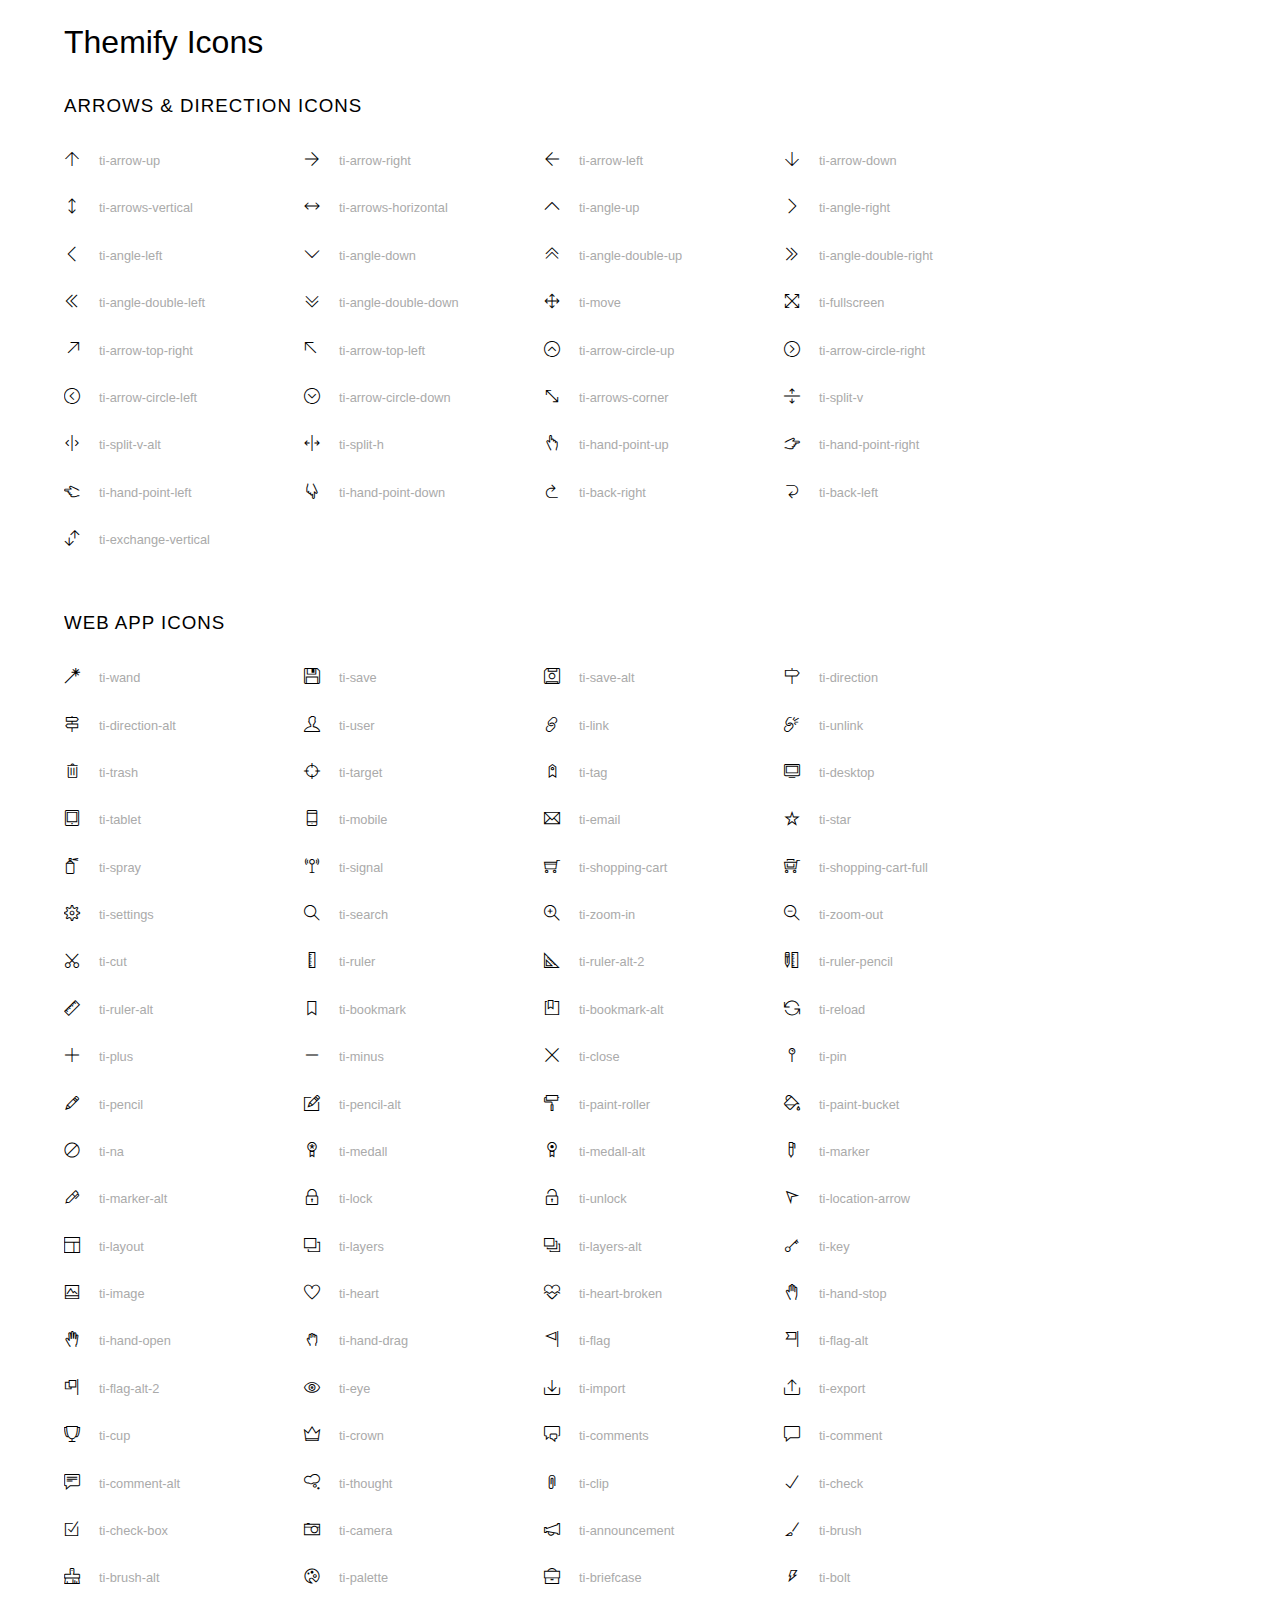
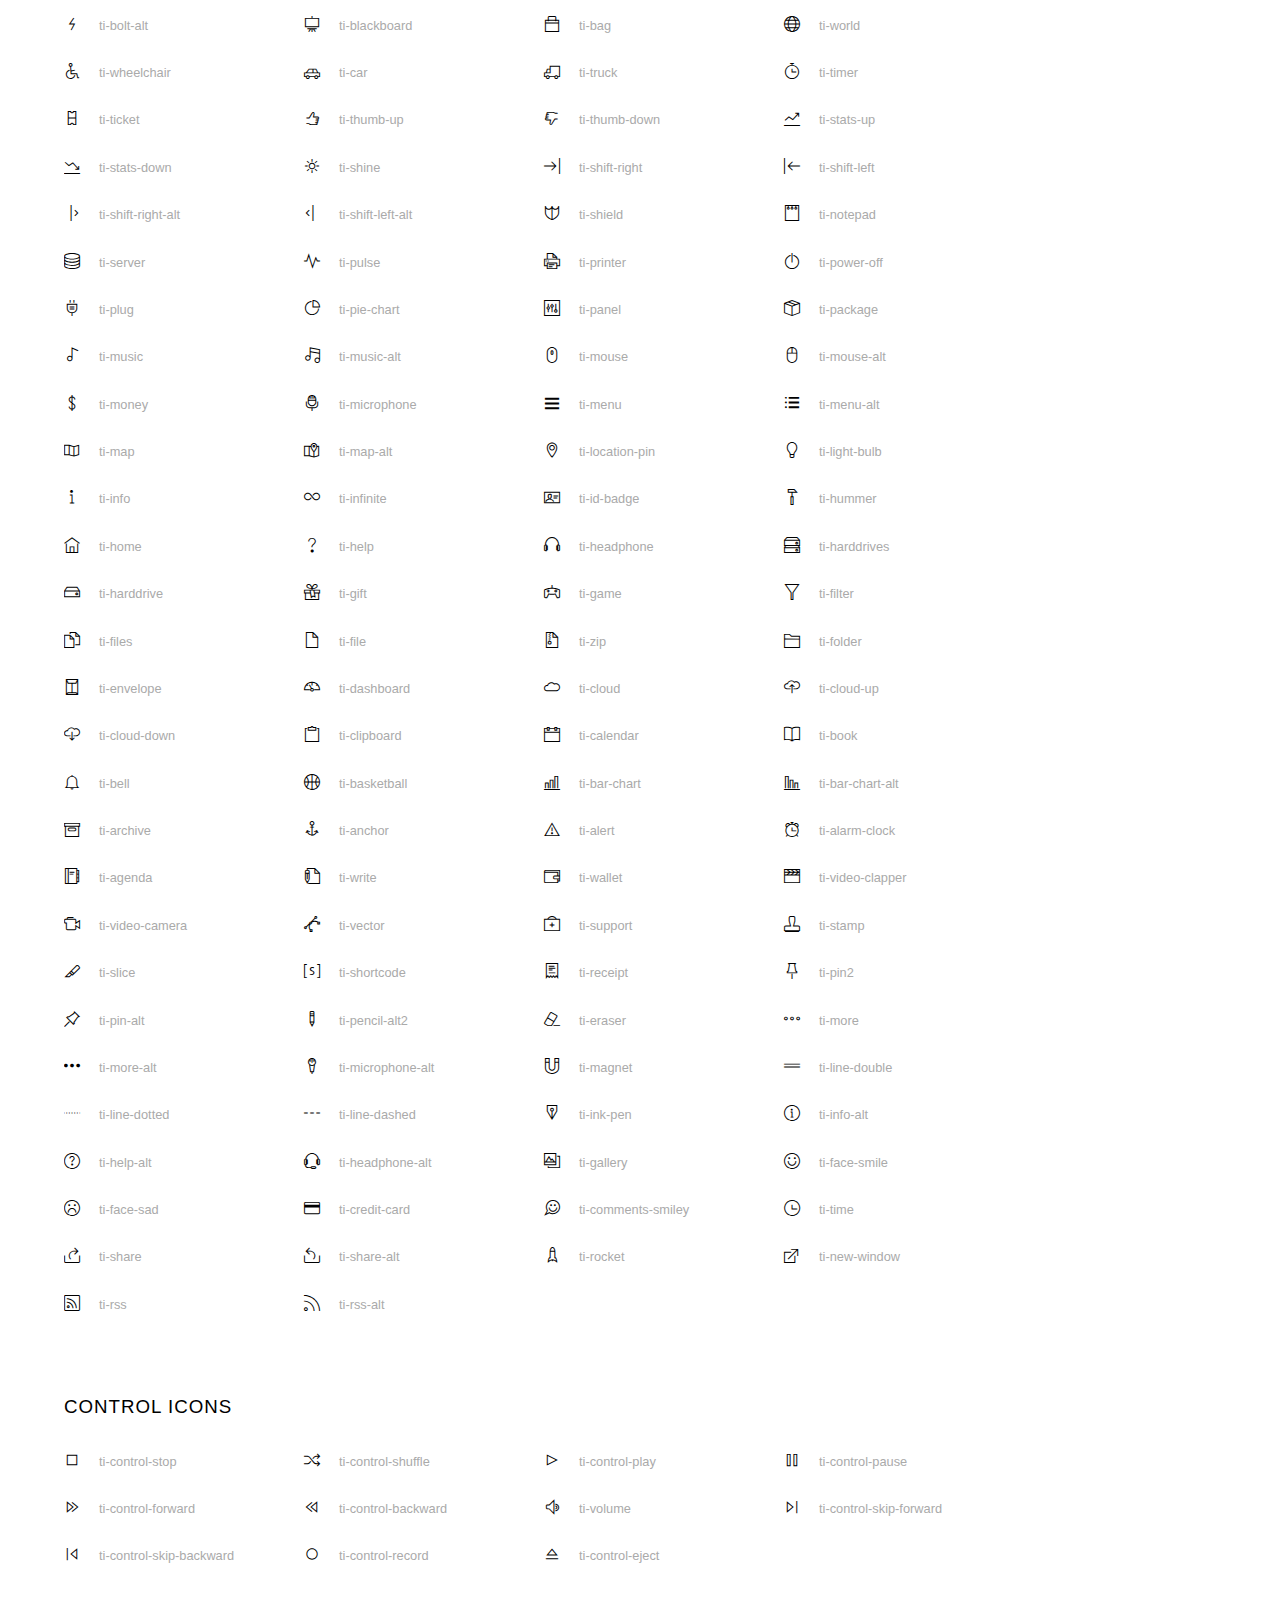
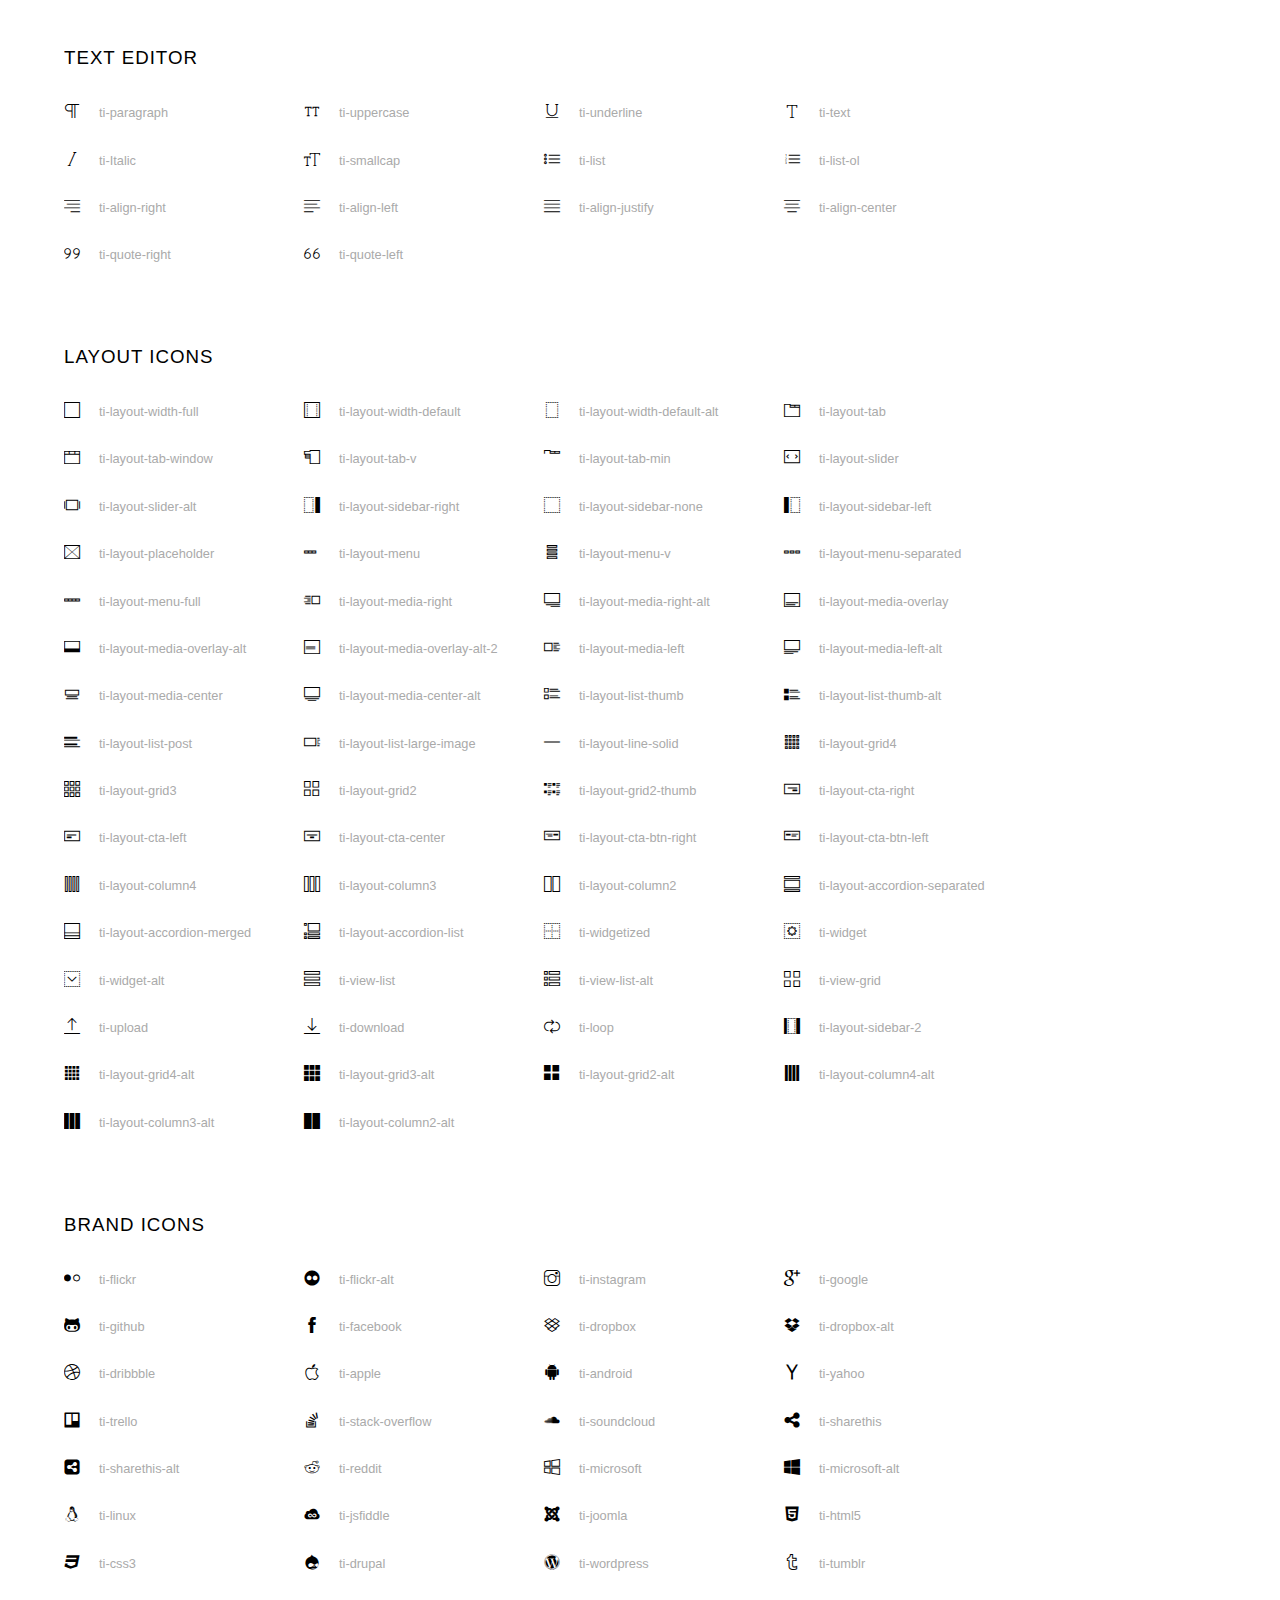
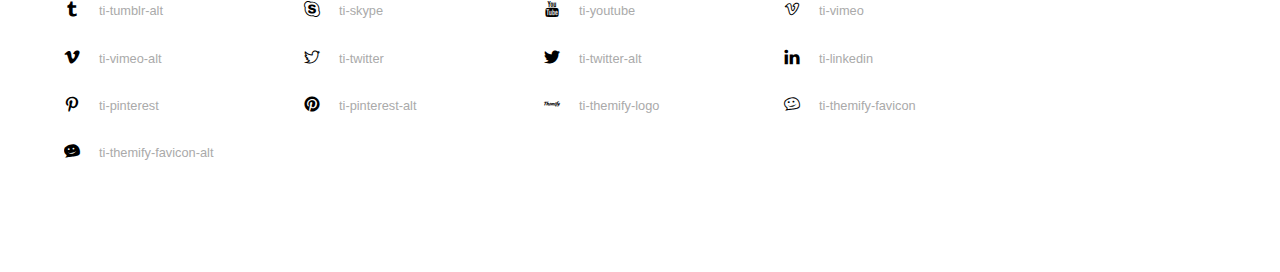
<file: admin/vendors/iconfonts/ti-icons/index.html>
<!doctype html>
<html>
<head>
	<meta charset="utf-8">
	<title>Themify Icon Font</title>
	<meta name="viewport" content="width=device-width">
	<link rel="stylesheet" href="demo-files/demo.css">
	<link rel="stylesheet" href="css/themify-icons.css">
	<!--[if lt IE 8]><!-->
	<link rel="stylesheet" href="ie7/ie7.css">
	<!--<![endif]-->
</head>
<body>
	<h1>Themify Icons</h1>

	<div class="icon-section">

		<div class="icon-section">
			<h3>Arrows &amp; Direction Icons </h3>

			<div class="icon-container">
				<span class="ti-arrow-up"></span><span class="icon-name"> ti-arrow-up</span>
			</div>
			<div class="icon-container">
				<span class="ti-arrow-right"></span><span class="icon-name"> ti-arrow-right</span>
			</div>
			<div class="icon-container">
				<span class="ti-arrow-left"></span><span class="icon-name"> ti-arrow-left</span>
			</div>
			<div class="icon-container">
				<span class="ti-arrow-down"></span><span class="icon-name"> ti-arrow-down</span>
			</div>
			<div class="icon-container">
				<span class="ti-arrows-vertical"></span><span class="icon-name"> ti-arrows-vertical</span>
			</div>
			<div class="icon-container">
				<span class="ti-arrows-horizontal"></span><span class="icon-name"> ti-arrows-horizontal</span>
			</div>
			<div class="icon-container">
				<span class="ti-angle-up"></span><span class="icon-name"> ti-angle-up</span>
			</div>
			<div class="icon-container">
				<span class="ti-angle-right"></span><span class="icon-name"> ti-angle-right</span>
			</div>
			<div class="icon-container">
				<span class="ti-angle-left"></span><span class="icon-name"> ti-angle-left</span>
			</div>
			<div class="icon-container">
				<span class="ti-angle-down"></span><span class="icon-name"> ti-angle-down</span>
			</div>	
			<div class="icon-container">
				<span class="ti-angle-double-up"></span><span class="icon-name"> ti-angle-double-up</span>
			</div>
			<div class="icon-container">
				<span class="ti-angle-double-right"></span><span class="icon-name"> ti-angle-double-right</span>
			</div>
			<div class="icon-container">
				<span class="ti-angle-double-left"></span><span class="icon-name"> ti-angle-double-left</span>
			</div>
			<div class="icon-container">
				<span class="ti-angle-double-down"></span><span class="icon-name"> ti-angle-double-down</span>
			</div>					
			<div class="icon-container">
				<span class="ti-move"></span><span class="icon-name"> ti-move</span>
			</div>
			<div class="icon-container">
				<span class="ti-fullscreen"></span><span class="icon-name"> ti-fullscreen</span>
			</div>
			<div class="icon-container">
				<span class="ti-arrow-top-right"></span><span class="icon-name"> ti-arrow-top-right</span>
			</div>
			<div class="icon-container">
				<span class="ti-arrow-top-left"></span><span class="icon-name"> ti-arrow-top-left</span>
			</div>
			<div class="icon-container">
				<span class="ti-arrow-circle-up"></span><span class="icon-name"> ti-arrow-circle-up</span>
			</div>
			<div class="icon-container">
				<span class="ti-arrow-circle-right"></span><span class="icon-name"> ti-arrow-circle-right</span>
			</div>
			<div class="icon-container">
				<span class="ti-arrow-circle-left"></span><span class="icon-name"> ti-arrow-circle-left</span>
			</div>
			<div class="icon-container">
				<span class="ti-arrow-circle-down"></span><span class="icon-name"> ti-arrow-circle-down</span>
			</div>
			<div class="icon-container">
				<span class="ti-arrows-corner"></span><span class="icon-name"> ti-arrows-corner</span>
			</div>
			<div class="icon-container">
				<span class="ti-split-v"></span><span class="icon-name"> ti-split-v</span>
			</div>

			<div class="icon-container">
				<span class="ti-split-v-alt"></span><span class="icon-name"> ti-split-v-alt</span>
			</div>
			<div class="icon-container">
				<span class="ti-split-h"></span><span class="icon-name"> ti-split-h</span>
			</div>
			<div class="icon-container">
				<span class="ti-hand-point-up"></span><span class="icon-name"> ti-hand-point-up</span>
			</div>
			<div class="icon-container">
				<span class="ti-hand-point-right"></span><span class="icon-name"> ti-hand-point-right</span>
			</div>
			<div class="icon-container">
				<span class="ti-hand-point-left"></span><span class="icon-name"> ti-hand-point-left</span>
			</div>
			<div class="icon-container">
				<span class="ti-hand-point-down"></span><span class="icon-name"> ti-hand-point-down</span>
			</div>
			<div class="icon-container">
				<span class="ti-back-right"></span><span class="icon-name"> ti-back-right</span>
			</div>
			<div class="icon-container">
				<span class="ti-back-left"></span><span class="icon-name"> ti-back-left</span>
			</div>
			<div class="icon-container">
				<span class="ti-exchange-vertical"></span><span class="icon-name"> ti-exchange-vertical</span>
			</div>

		</div> <!-- Arrows Icons -->



		<h3>Web App Icons</h3>
		
		<div class="icon-section">

			<div class="icon-container">
				<span class="ti-wand"></span><span class="icon-name"> ti-wand</span>
			</div>
			<div class="icon-container">
				<span class="ti-save"></span><span class="icon-name"> ti-save</span>
			</div>
			<div class="icon-container">
				<span class="ti-save-alt"></span><span class="icon-name"> ti-save-alt</span>
			</div>

			<div class="icon-container">
				<span class="ti-direction"></span><span class="icon-name"> ti-direction</span>
			</div>
			<div class="icon-container">
				<span class="ti-direction-alt"></span><span class="icon-name"> ti-direction-alt</span>
			</div>
			<div class="icon-container">
				<span class="ti-user"></span><span class="icon-name"> ti-user</span>
			</div>
			<div class="icon-container">
				<span class="ti-link"></span><span class="icon-name"> ti-link</span>
			</div>
			<div class="icon-container">
				<span class="ti-unlink"></span><span class="icon-name"> ti-unlink</span>
			</div>
			<div class="icon-container">
				<span class="ti-trash"></span><span class="icon-name"> ti-trash</span>
			</div>
			<div class="icon-container">
				<span class="ti-target"></span><span class="icon-name"> ti-target</span>
			</div>
			<div class="icon-container">
				<span class="ti-tag"></span><span class="icon-name"> ti-tag</span>
			</div>
			<div class="icon-container">
				<span class="ti-desktop"></span><span class="icon-name"> ti-desktop</span>
			</div>
			<div class="icon-container">
				<span class="ti-tablet"></span><span class="icon-name"> ti-tablet</span>
			</div>
			<div class="icon-container">
				<span class="ti-mobile"></span><span class="icon-name"> ti-mobile</span>
			</div>
			<div class="icon-container">
				<span class="ti-email"></span><span class="icon-name"> ti-email</span>
			</div>	
			<div class="icon-container">
				<span class="ti-star"></span><span class="icon-name"> ti-star</span>
			</div>
			<div class="icon-container">
				<span class="ti-spray"></span><span class="icon-name"> ti-spray</span>
			</div>
			<div class="icon-container">
				<span class="ti-signal"></span><span class="icon-name"> ti-signal</span>
			</div>
			<div class="icon-container">
				<span class="ti-shopping-cart"></span><span class="icon-name"> ti-shopping-cart</span>
			</div>
			<div class="icon-container">
				<span class="ti-shopping-cart-full"></span><span class="icon-name"> ti-shopping-cart-full</span>
			</div>
			<div class="icon-container">
				<span class="ti-settings"></span><span class="icon-name"> ti-settings</span>
			</div>
			<div class="icon-container">
				<span class="ti-search"></span><span class="icon-name"> ti-search</span>
			</div>
			<div class="icon-container">
				<span class="ti-zoom-in"></span><span class="icon-name"> ti-zoom-in</span>
			</div>
			<div class="icon-container">
				<span class="ti-zoom-out"></span><span class="icon-name"> ti-zoom-out</span>
			</div>
			<div class="icon-container">
				<span class="ti-cut"></span><span class="icon-name"> ti-cut</span>
			</div>
			<div class="icon-container">
				<span class="ti-ruler"></span><span class="icon-name"> ti-ruler</span>
			</div>
			<div class="icon-container">
				<span class="ti-ruler-alt-2"></span><span class="icon-name"> ti-ruler-alt-2</span>
			</div>			
			<div class="icon-container">
				<span class="ti-ruler-pencil"></span><span class="icon-name"> ti-ruler-pencil</span>
			</div>
			<div class="icon-container">
				<span class="ti-ruler-alt"></span><span class="icon-name"> ti-ruler-alt</span>
			</div>
			<div class="icon-container">
				<span class="ti-bookmark"></span><span class="icon-name"> ti-bookmark</span>
			</div>
			<div class="icon-container">
				<span class="ti-bookmark-alt"></span><span class="icon-name"> ti-bookmark-alt</span>
			</div>
			<div class="icon-container">
				<span class="ti-reload"></span><span class="icon-name"> ti-reload</span>
			</div>
			<div class="icon-container">
				<span class="ti-plus"></span><span class="icon-name"> ti-plus</span>
			</div>
			<div class="icon-container">
				<span class="ti-minus"></span><span class="icon-name"> ti-minus</span>
			</div>
			<div class="icon-container">
				<span class="ti-close"></span><span class="icon-name"> ti-close</span>
			</div>			
			<div class="icon-container">
				<span class="ti-pin"></span><span class="icon-name"> ti-pin</span>
			</div>
			<div class="icon-container">
				<span class="ti-pencil"></span><span class="icon-name"> ti-pencil</span>
			</div>
					
		  	<div class="icon-container">
				<span class="ti-pencil-alt"></span><span class="icon-name"> ti-pencil-alt</span>
			</div>
			<div class="icon-container">
				<span class="ti-paint-roller"></span><span class="icon-name"> ti-paint-roller</span>
			</div>
			<div class="icon-container">
				<span class="ti-paint-bucket"></span><span class="icon-name"> ti-paint-bucket</span>
			</div>
			<div class="icon-container">
				<span class="ti-na"></span><span class="icon-name"> ti-na</span>
			</div>
			<div class="icon-container">
				<span class="ti-medall"></span><span class="icon-name"> ti-medall</span>
			</div>
			<div class="icon-container">
				<span class="ti-medall-alt"></span><span class="icon-name"> ti-medall-alt</span>
			</div>
			<div class="icon-container">
				<span class="ti-marker"></span><span class="icon-name"> ti-marker</span>
			</div>
			<div class="icon-container">
				<span class="ti-marker-alt"></span><span class="icon-name"> ti-marker-alt</span>
			</div>

			<div class="icon-container">
				<span class="ti-lock"></span><span class="icon-name"> ti-lock</span>
			</div>
			<div class="icon-container">
				<span class="ti-unlock"></span><span class="icon-name"> ti-unlock</span>
			</div>
			<div class="icon-container">
				<span class="ti-location-arrow"></span><span class="icon-name"> ti-location-arrow</span>
			</div>
			<div class="icon-container">
				<span class="ti-layout"></span><span class="icon-name"> ti-layout</span>
			</div>
			<div class="icon-container">
				<span class="ti-layers"></span><span class="icon-name"> ti-layers</span>
			</div>
			<div class="icon-container">
				<span class="ti-layers-alt"></span><span class="icon-name"> ti-layers-alt</span>
			</div>
			<div class="icon-container">
				<span class="ti-key"></span><span class="icon-name"> ti-key</span>
			</div>
			<div class="icon-container">
				<span class="ti-image"></span><span class="icon-name"> ti-image</span>
			</div>
			<div class="icon-container">
				<span class="ti-heart"></span><span class="icon-name"> ti-heart</span>
			</div>
			<div class="icon-container">
				<span class="ti-heart-broken"></span><span class="icon-name"> ti-heart-broken</span>
			</div>
			<div class="icon-container">
				<span class="ti-hand-stop"></span><span class="icon-name"> ti-hand-stop</span>
			</div>
			<div class="icon-container">
				<span class="ti-hand-open"></span><span class="icon-name"> ti-hand-open</span>
			</div>
			<div class="icon-container">
				<span class="ti-hand-drag"></span><span class="icon-name"> ti-hand-drag</span>
			</div>
			<div class="icon-container">
				<span class="ti-flag"></span><span class="icon-name"> ti-flag</span>
			</div>
			<div class="icon-container">
				<span class="ti-flag-alt"></span><span class="icon-name"> ti-flag-alt</span>
			</div>
			<div class="icon-container">
				<span class="ti-flag-alt-2"></span><span class="icon-name"> ti-flag-alt-2</span>
			</div>
			<div class="icon-container">
				<span class="ti-eye"></span><span class="icon-name"> ti-eye</span>
			</div>
			<div class="icon-container">
				<span class="ti-import"></span><span class="icon-name"> ti-import</span>
			</div>			
			<div class="icon-container">
				<span class="ti-export"></span><span class="icon-name"> ti-export</span>
			</div>
			<div class="icon-container">
				<span class="ti-cup"></span><span class="icon-name"> ti-cup</span>
			</div>
			<div class="icon-container">
				<span class="ti-crown"></span><span class="icon-name"> ti-crown</span>
			</div>
			<div class="icon-container">
				<span class="ti-comments"></span><span class="icon-name"> ti-comments</span>
			</div>
			<div class="icon-container">
				<span class="ti-comment"></span><span class="icon-name"> ti-comment</span>
			</div>
			<div class="icon-container">
				<span class="ti-comment-alt"></span><span class="icon-name"> ti-comment-alt</span>
			</div>
			<div class="icon-container">
				<span class="ti-thought"></span><span class="icon-name"> ti-thought</span>
			</div>			
			<div class="icon-container">
				<span class="ti-clip"></span><span class="icon-name"> ti-clip</span>
			</div>

			<div class="icon-container">
				<span class="ti-check"></span><span class="icon-name"> ti-check</span>
			</div>
			<div class="icon-container">
				<span class="ti-check-box"></span><span class="icon-name"> ti-check-box</span>
			</div>
			<div class="icon-container">
				<span class="ti-camera"></span><span class="icon-name"> ti-camera</span>
			</div>
			<div class="icon-container">
				<span class="ti-announcement"></span><span class="icon-name"> ti-announcement</span>
			</div>
			<div class="icon-container">
				<span class="ti-brush"></span><span class="icon-name"> ti-brush</span>
			</div>
			<div class="icon-container">
				<span class="ti-brush-alt"></span><span class="icon-name"> ti-brush-alt</span>
			</div>
			<div class="icon-container">
				<span class="ti-palette"></span><span class="icon-name"> ti-palette</span>
			</div>			
			<div class="icon-container">
				<span class="ti-briefcase"></span><span class="icon-name"> ti-briefcase</span>
			</div>
			<div class="icon-container">
				<span class="ti-bolt"></span><span class="icon-name"> ti-bolt</span>
			</div>
			<div class="icon-container">
				<span class="ti-bolt-alt"></span><span class="icon-name"> ti-bolt-alt</span>
			</div>
			<div class="icon-container">
				<span class="ti-blackboard"></span><span class="icon-name"> ti-blackboard</span>
			</div>
			<div class="icon-container">
				<span class="ti-bag"></span><span class="icon-name"> ti-bag</span>
			</div>
			<div class="icon-container">
				<span class="ti-world"></span><span class="icon-name"> ti-world</span>
			</div>
			<div class="icon-container">
				<span class="ti-wheelchair"></span><span class="icon-name"> ti-wheelchair</span>
			</div>
			<div class="icon-container">
				<span class="ti-car"></span><span class="icon-name"> ti-car</span>
			</div>
			<div class="icon-container">
				<span class="ti-truck"></span><span class="icon-name"> ti-truck</span>
			</div>
			<div class="icon-container">
				<span class="ti-timer"></span><span class="icon-name"> ti-timer</span>
			</div>
			<div class="icon-container">
				<span class="ti-ticket"></span><span class="icon-name"> ti-ticket</span>
			</div>
			<div class="icon-container">
				<span class="ti-thumb-up"></span><span class="icon-name"> ti-thumb-up</span>
			</div>
			<div class="icon-container">
				<span class="ti-thumb-down"></span><span class="icon-name"> ti-thumb-down</span>
			</div>

			<div class="icon-container">
				<span class="ti-stats-up"></span><span class="icon-name"> ti-stats-up</span>
			</div>
			<div class="icon-container">
				<span class="ti-stats-down"></span><span class="icon-name"> ti-stats-down</span>
			</div>
			<div class="icon-container">
				<span class="ti-shine"></span><span class="icon-name"> ti-shine</span>
			</div>
			<div class="icon-container">
				<span class="ti-shift-right"></span><span class="icon-name"> ti-shift-right</span>
			</div>
			<div class="icon-container">
				<span class="ti-shift-left"></span><span class="icon-name"> ti-shift-left</span>
			</div>

			<div class="icon-container">
				<span class="ti-shift-right-alt"></span><span class="icon-name"> ti-shift-right-alt</span>
			</div>
			<div class="icon-container">
				<span class="ti-shift-left-alt"></span><span class="icon-name"> ti-shift-left-alt</span>
			</div>
			<div class="icon-container">
				<span class="ti-shield"></span><span class="icon-name"> ti-shield</span>
			</div>
			<div class="icon-container">
				<span class="ti-notepad"></span><span class="icon-name"> ti-notepad</span>
			</div>
			<div class="icon-container">
				<span class="ti-server"></span><span class="icon-name"> ti-server</span>
			</div>

			<div class="icon-container">
				<span class="ti-pulse"></span><span class="icon-name"> ti-pulse</span>
			</div>
			<div class="icon-container">
				<span class="ti-printer"></span><span class="icon-name"> ti-printer</span>
			</div>
			<div class="icon-container">
				<span class="ti-power-off"></span><span class="icon-name"> ti-power-off</span>
			</div>
			<div class="icon-container">
				<span class="ti-plug"></span><span class="icon-name"> ti-plug</span>
			</div>
			<div class="icon-container">
				<span class="ti-pie-chart"></span><span class="icon-name"> ti-pie-chart</span>
			</div>

			<div class="icon-container">
				<span class="ti-panel"></span><span class="icon-name"> ti-panel</span>
			</div>
			<div class="icon-container">
				<span class="ti-package"></span><span class="icon-name"> ti-package</span>
			</div>
			<div class="icon-container">
				<span class="ti-music"></span><span class="icon-name"> ti-music</span>
			</div>
			<div class="icon-container">
				<span class="ti-music-alt"></span><span class="icon-name"> ti-music-alt</span>
			</div>
			<div class="icon-container">
				<span class="ti-mouse"></span><span class="icon-name"> ti-mouse</span>
			</div>
			<div class="icon-container">
				<span class="ti-mouse-alt"></span><span class="icon-name"> ti-mouse-alt</span>
			</div>
			<div class="icon-container">
				<span class="ti-money"></span><span class="icon-name"> ti-money</span>
			</div>
			<div class="icon-container">
				<span class="ti-microphone"></span><span class="icon-name"> ti-microphone</span>
			</div>
			<div class="icon-container">
				<span class="ti-menu"></span><span class="icon-name"> ti-menu</span>
			</div>
			<div class="icon-container">
				<span class="ti-menu-alt"></span><span class="icon-name"> ti-menu-alt</span>
			</div>
			<div class="icon-container">
				<span class="ti-map"></span><span class="icon-name"> ti-map</span>
			</div>
			<div class="icon-container">
				<span class="ti-map-alt"></span><span class="icon-name"> ti-map-alt</span>
			</div>

			<div class="icon-container">
				<span class="ti-location-pin"></span><span class="icon-name"> ti-location-pin</span>
			</div>

			<div class="icon-container">
				<span class="ti-light-bulb"></span><span class="icon-name"> ti-light-bulb</span>
			</div>
			<div class="icon-container">
				<span class="ti-info"></span><span class="icon-name"> ti-info</span>
			</div>
			<div class="icon-container">
				<span class="ti-infinite"></span><span class="icon-name"> ti-infinite</span>
			</div>
			<div class="icon-container">
				<span class="ti-id-badge"></span><span class="icon-name"> ti-id-badge</span>
			</div>
			<div class="icon-container">
				<span class="ti-hummer"></span><span class="icon-name"> ti-hummer</span>
			</div>
			<div class="icon-container">
				<span class="ti-home"></span><span class="icon-name"> ti-home</span>
			</div>
			<div class="icon-container">
				<span class="ti-help"></span><span class="icon-name"> ti-help</span>
			</div>
			<div class="icon-container">
				<span class="ti-headphone"></span><span class="icon-name"> ti-headphone</span>
			</div>
			<div class="icon-container">
				<span class="ti-harddrives"></span><span class="icon-name"> ti-harddrives</span>
			</div>
			<div class="icon-container">
				<span class="ti-harddrive"></span><span class="icon-name"> ti-harddrive</span>
			</div>
			<div class="icon-container">
				<span class="ti-gift"></span><span class="icon-name"> ti-gift</span>
			</div>
			<div class="icon-container">
				<span class="ti-game"></span><span class="icon-name"> ti-game</span>
			</div>
			<div class="icon-container">
				<span class="ti-filter"></span><span class="icon-name"> ti-filter</span>
			</div>
			<div class="icon-container">
				<span class="ti-files"></span><span class="icon-name"> ti-files</span>
			</div>
			<div class="icon-container">
				<span class="ti-file"></span><span class="icon-name"> ti-file</span>
			</div>
			<div class="icon-container">
				<span class="ti-zip"></span><span class="icon-name"> ti-zip</span>
			</div>
			<div class="icon-container">
				<span class="ti-folder"></span><span class="icon-name"> ti-folder</span>
			</div>			
			<div class="icon-container">
				<span class="ti-envelope"></span><span class="icon-name"> ti-envelope</span>
			</div>


			<div class="icon-container">
				<span class="ti-dashboard"></span><span class="icon-name"> ti-dashboard</span>
			</div>
			<div class="icon-container">
				<span class="ti-cloud"></span><span class="icon-name"> ti-cloud</span>
			</div>
			<div class="icon-container">
				<span class="ti-cloud-up"></span><span class="icon-name"> ti-cloud-up</span>
			</div>
			<div class="icon-container">
				<span class="ti-cloud-down"></span><span class="icon-name"> ti-cloud-down</span>
			</div>
			<div class="icon-container">
				<span class="ti-clipboard"></span><span class="icon-name"> ti-clipboard</span>
			</div>
			<div class="icon-container">
				<span class="ti-calendar"></span><span class="icon-name"> ti-calendar</span>
			</div>
			<div class="icon-container">
				<span class="ti-book"></span><span class="icon-name"> ti-book</span>
			</div>
			<div class="icon-container">
				<span class="ti-bell"></span><span class="icon-name"> ti-bell</span>
			</div>
			<div class="icon-container">
				<span class="ti-basketball"></span><span class="icon-name"> ti-basketball</span>
			</div>
			<div class="icon-container">
				<span class="ti-bar-chart"></span><span class="icon-name"> ti-bar-chart</span>
			</div>
			<div class="icon-container">
				<span class="ti-bar-chart-alt"></span><span class="icon-name"> ti-bar-chart-alt</span>
			</div>


			<div class="icon-container">
				<span class="ti-archive"></span><span class="icon-name"> ti-archive</span>
			</div>
			<div class="icon-container">
				<span class="ti-anchor"></span><span class="icon-name"> ti-anchor</span>
			</div>

			<div class="icon-container">
				<span class="ti-alert"></span><span class="icon-name"> ti-alert</span>
			</div>
			<div class="icon-container">
				<span class="ti-alarm-clock"></span><span class="icon-name"> ti-alarm-clock</span>
			</div>
			<div class="icon-container">
				<span class="ti-agenda"></span><span class="icon-name"> ti-agenda</span>
			</div>
			<div class="icon-container">
				<span class="ti-write"></span><span class="icon-name"> ti-write</span>
			</div>

			<div class="icon-container">
				<span class="ti-wallet"></span><span class="icon-name"> ti-wallet</span>
			</div>
			<div class="icon-container">
				<span class="ti-video-clapper"></span><span class="icon-name"> ti-video-clapper</span>
			</div>
			<div class="icon-container">
				<span class="ti-video-camera"></span><span class="icon-name"> ti-video-camera</span>
			</div>
			<div class="icon-container">
				<span class="ti-vector"></span><span class="icon-name"> ti-vector</span>
			</div>

			<div class="icon-container">
				<span class="ti-support"></span><span class="icon-name"> ti-support</span>
			</div>
			<div class="icon-container">
				<span class="ti-stamp"></span><span class="icon-name"> ti-stamp</span>
			</div>
			<div class="icon-container">
				<span class="ti-slice"></span><span class="icon-name"> ti-slice</span>
			</div>
			<div class="icon-container">
				<span class="ti-shortcode"></span><span class="icon-name"> ti-shortcode</span>
			</div>
			<div class="icon-container">
				<span class="ti-receipt"></span><span class="icon-name"> ti-receipt</span>
			</div>
			<div class="icon-container">
				<span class="ti-pin2"></span><span class="icon-name"> ti-pin2</span>
			</div>
			<div class="icon-container">
				<span class="ti-pin-alt"></span><span class="icon-name"> ti-pin-alt</span>
			</div>
			<div class="icon-container">
				<span class="ti-pencil-alt2"></span><span class="icon-name"> ti-pencil-alt2</span>
			</div>
			<div class="icon-container">
				<span class="ti-eraser"></span><span class="icon-name"> ti-eraser</span>
			</div>			
			<div class="icon-container">
				<span class="ti-more"></span><span class="icon-name"> ti-more</span>
			</div>
			<div class="icon-container">
				<span class="ti-more-alt"></span><span class="icon-name"> ti-more-alt</span>
			</div>
			<div class="icon-container">
				<span class="ti-microphone-alt"></span><span class="icon-name"> ti-microphone-alt</span>
			</div>
			<div class="icon-container">
				<span class="ti-magnet"></span><span class="icon-name"> ti-magnet</span>
			</div>
			<div class="icon-container">
				<span class="ti-line-double"></span><span class="icon-name"> ti-line-double</span>
			</div>
			<div class="icon-container">
				<span class="ti-line-dotted"></span><span class="icon-name"> ti-line-dotted</span>
			</div>
			<div class="icon-container">
				<span class="ti-line-dashed"></span><span class="icon-name"> ti-line-dashed</span>
			</div>

			<div class="icon-container">
				<span class="ti-ink-pen"></span><span class="icon-name"> ti-ink-pen</span>
			</div>
			<div class="icon-container">
				<span class="ti-info-alt"></span><span class="icon-name"> ti-info-alt</span>
			</div>
			<div class="icon-container">
				<span class="ti-help-alt"></span><span class="icon-name"> ti-help-alt</span>
			</div>
			<div class="icon-container">
				<span class="ti-headphone-alt"></span><span class="icon-name"> ti-headphone-alt</span>
			</div>

			<div class="icon-container">
				<span class="ti-gallery"></span><span class="icon-name"> ti-gallery</span>
			</div>
			<div class="icon-container">
				<span class="ti-face-smile"></span><span class="icon-name"> ti-face-smile</span>
			</div>
			<div class="icon-container">
				<span class="ti-face-sad"></span><span class="icon-name"> ti-face-sad</span>
			</div>
			<div class="icon-container">
				<span class="ti-credit-card"></span><span class="icon-name"> ti-credit-card</span>
			</div>
			<div class="icon-container">
				<span class="ti-comments-smiley"></span><span class="icon-name"> ti-comments-smiley</span>
			</div>
			<div class="icon-container">
				<span class="ti-time"></span><span class="icon-name"> ti-time</span>
			</div>
			<div class="icon-container">
				<span class="ti-share"></span><span class="icon-name"> ti-share</span>
			</div>
			<div class="icon-container">
				<span class="ti-share-alt"></span><span class="icon-name"> ti-share-alt</span>
			</div>
			<div class="icon-container">
				<span class="ti-rocket"></span><span class="icon-name"> ti-rocket</span>
			</div>

			<div class="icon-container">
				<span class="ti-new-window"></span><span class="icon-name"> ti-new-window</span>
			</div>

			<div class="icon-container">
				<span class="ti-rss"></span><span class="icon-name"> ti-rss</span>
			</div>

			<div class="icon-container">
				<span class="ti-rss-alt"></span><span class="icon-name"> ti-rss-alt</span>
			</div>
			
		</div><!-- Web App Icons -->


		<div class="icon-section">
			<h3>Control Icons</h3>
			<div class="icon-container">
				<span class="ti-control-stop"></span><span class="icon-name"> ti-control-stop</span>
			</div>
			<div class="icon-container">
				<span class="ti-control-shuffle"></span><span class="icon-name"> ti-control-shuffle</span>
			</div>
			<div class="icon-container">
				<span class="ti-control-play"></span><span class="icon-name"> ti-control-play</span>
			</div>
			<div class="icon-container">
				<span class="ti-control-pause"></span><span class="icon-name"> ti-control-pause</span>
			</div>
			<div class="icon-container">
				<span class="ti-control-forward"></span><span class="icon-name"> ti-control-forward</span>
			</div>
			<div class="icon-container">
				<span class="ti-control-backward"></span><span class="icon-name"> ti-control-backward</span>
			</div>	
			<div class="icon-container">
				<span class="ti-volume"></span><span class="icon-name"> ti-volume</span>
			</div>
			<div class="icon-container">
				<span class="ti-control-skip-forward"></span><span class="icon-name"> ti-control-skip-forward</span>
			</div>
			<div class="icon-container">
				<span class="ti-control-skip-backward"></span><span class="icon-name"> ti-control-skip-backward</span>
			</div>
			<div class="icon-container">
				<span class="ti-control-record"></span><span class="icon-name"> ti-control-record</span>
			</div>
			<div class="icon-container">
				<span class="ti-control-eject"></span><span class="icon-name"> ti-control-eject</span>
			</div>			
		</div> <!-- Control Icons -->


		<div class="icon-section">
			<h3>Text Editor</h3>

			<div class="icon-container">
				<span class="ti-paragraph"></span><span class="icon-name"> ti-paragraph</span>
			</div>
			<div class="icon-container">
				<span class="ti-uppercase"></span><span class="icon-name"> ti-uppercase</span>
			</div>

			<div class="icon-container">
				<span class="ti-underline"></span><span class="icon-name"> ti-underline</span>
			</div>
			<div class="icon-container">
				<span class="ti-text"></span><span class="icon-name"> ti-text</span>
			</div>
			<div class="icon-container">
				<span class="ti-Italic"></span><span class="icon-name"> ti-Italic</span>
			</div>
			<div class="icon-container">
				<span class="ti-smallcap"></span><span class="icon-name"> ti-smallcap</span>
			</div>
			<div class="icon-container">
				<span class="ti-list"></span><span class="icon-name"> ti-list</span>
			</div>
			<div class="icon-container">
				<span class="ti-list-ol"></span><span class="icon-name"> ti-list-ol</span>
			</div>
			<div class="icon-container">
				<span class="ti-align-right"></span><span class="icon-name"> ti-align-right</span>
			</div>
			<div class="icon-container">
				<span class="ti-align-left"></span><span class="icon-name"> ti-align-left</span>
			</div>
			<div class="icon-container">
				<span class="ti-align-justify"></span><span class="icon-name"> ti-align-justify</span>
			</div>
			<div class="icon-container">
				<span class="ti-align-center"></span><span class="icon-name"> ti-align-center</span>
			</div>
			<div class="icon-container">
				<span class="ti-quote-right"></span><span class="icon-name"> ti-quote-right</span>
			</div>
			<div class="icon-container">
				<span class="ti-quote-left"></span><span class="icon-name"> ti-quote-left</span>
			</div>

		</div> <!-- Text Editor -->



		<div class="icon-section">
			<h3>Layout Icons</h3>
			<div class="icon-container">
				<span class="ti-layout-width-full"></span><span class="icon-name"> ti-layout-width-full</span>
			</div>
			<div class="icon-container">
				<span class="ti-layout-width-default"></span><span class="icon-name"> ti-layout-width-default</span>
			</div>
			<div class="icon-container">
				<span class="ti-layout-width-default-alt"></span><span class="icon-name"> ti-layout-width-default-alt</span>
			</div>
			<div class="icon-container">
				<span class="ti-layout-tab"></span><span class="icon-name"> ti-layout-tab</span>
			</div>
			<div class="icon-container">
				<span class="ti-layout-tab-window"></span><span class="icon-name"> ti-layout-tab-window</span>
			</div>
			<div class="icon-container">
				<span class="ti-layout-tab-v"></span><span class="icon-name"> ti-layout-tab-v</span>
			</div>
			<div class="icon-container">
				<span class="ti-layout-tab-min"></span><span class="icon-name"> ti-layout-tab-min</span>
			</div>
			<div class="icon-container">
				<span class="ti-layout-slider"></span><span class="icon-name"> ti-layout-slider</span>
			</div>
			<div class="icon-container">
				<span class="ti-layout-slider-alt"></span><span class="icon-name"> ti-layout-slider-alt</span>
			</div>
			<div class="icon-container">
				<span class="ti-layout-sidebar-right"></span><span class="icon-name"> ti-layout-sidebar-right</span>
			</div>
			<div class="icon-container">
				<span class="ti-layout-sidebar-none"></span><span class="icon-name"> ti-layout-sidebar-none</span>
			</div>
			<div class="icon-container">
				<span class="ti-layout-sidebar-left"></span><span class="icon-name"> ti-layout-sidebar-left</span>
			</div>
			<div class="icon-container">
				<span class="ti-layout-placeholder"></span><span class="icon-name"> ti-layout-placeholder</span>
			</div>
			<div class="icon-container">
				<span class="ti-layout-menu"></span><span class="icon-name"> ti-layout-menu</span>
			</div>
			<div class="icon-container">
				<span class="ti-layout-menu-v"></span><span class="icon-name"> ti-layout-menu-v</span>
			</div>
			<div class="icon-container">
				<span class="ti-layout-menu-separated"></span><span class="icon-name"> ti-layout-menu-separated</span>
			</div>
			<div class="icon-container">
				<span class="ti-layout-menu-full"></span><span class="icon-name"> ti-layout-menu-full</span>
			</div>
			<div class="icon-container">
				<span class="ti-layout-media-right"></span><span class="icon-name"> ti-layout-media-right</span>
			</div>
			<div class="icon-container">
				<span class="ti-layout-media-right-alt"></span><span class="icon-name"> ti-layout-media-right-alt</span>
			</div>
			<div class="icon-container">
				<span class="ti-layout-media-overlay"></span><span class="icon-name"> ti-layout-media-overlay</span>
			</div>
			<div class="icon-container">
				<span class="ti-layout-media-overlay-alt"></span><span class="icon-name"> ti-layout-media-overlay-alt</span>
			</div>
			<div class="icon-container">
				<span class="ti-layout-media-overlay-alt-2"></span><span class="icon-name"> ti-layout-media-overlay-alt-2</span>
			</div>
			<div class="icon-container">
				<span class="ti-layout-media-left"></span><span class="icon-name"> ti-layout-media-left</span>
			</div>
			<div class="icon-container">
				<span class="ti-layout-media-left-alt"></span><span class="icon-name"> ti-layout-media-left-alt</span>
			</div>
			<div class="icon-container">
				<span class="ti-layout-media-center"></span><span class="icon-name"> ti-layout-media-center</span>
			</div>
			<div class="icon-container">
				<span class="ti-layout-media-center-alt"></span><span class="icon-name"> ti-layout-media-center-alt</span>
			</div>
			<div class="icon-container">
				<span class="ti-layout-list-thumb"></span><span class="icon-name"> ti-layout-list-thumb</span>
			</div>
			<div class="icon-container">
				<span class="ti-layout-list-thumb-alt"></span><span class="icon-name"> ti-layout-list-thumb-alt</span>
			</div>
			<div class="icon-container">
				<span class="ti-layout-list-post"></span><span class="icon-name"> ti-layout-list-post</span>
			</div>
			<div class="icon-container">
				<span class="ti-layout-list-large-image"></span><span class="icon-name"> ti-layout-list-large-image</span>
			</div>
			<div class="icon-container">
				<span class="ti-layout-line-solid"></span><span class="icon-name"> ti-layout-line-solid</span>
			</div>
			<div class="icon-container">
				<span class="ti-layout-grid4"></span><span class="icon-name"> ti-layout-grid4</span>
			</div>
			<div class="icon-container">
				<span class="ti-layout-grid3"></span><span class="icon-name"> ti-layout-grid3</span>
			</div>
			<div class="icon-container">
				<span class="ti-layout-grid2"></span><span class="icon-name"> ti-layout-grid2</span>
			</div>
			<div class="icon-container">
				<span class="ti-layout-grid2-thumb"></span><span class="icon-name"> ti-layout-grid2-thumb</span>
			</div>
			<div class="icon-container">
				<span class="ti-layout-cta-right"></span><span class="icon-name"> ti-layout-cta-right</span>
			</div>
			<div class="icon-container">
				<span class="ti-layout-cta-left"></span><span class="icon-name"> ti-layout-cta-left</span>
			</div>
			<div class="icon-container">
				<span class="ti-layout-cta-center"></span><span class="icon-name"> ti-layout-cta-center</span>
			</div>
			<div class="icon-container">
				<span class="ti-layout-cta-btn-right"></span><span class="icon-name"> ti-layout-cta-btn-right</span>
			</div>
			<div class="icon-container">
				<span class="ti-layout-cta-btn-left"></span><span class="icon-name"> ti-layout-cta-btn-left</span>
			</div>
			<div class="icon-container">
				<span class="ti-layout-column4"></span><span class="icon-name"> ti-layout-column4</span>
			</div>
			<div class="icon-container">
				<span class="ti-layout-column3"></span><span class="icon-name"> ti-layout-column3</span>
			</div>
			<div class="icon-container">
				<span class="ti-layout-column2"></span><span class="icon-name"> ti-layout-column2</span>
			</div>
			<div class="icon-container">
				<span class="ti-layout-accordion-separated"></span><span class="icon-name"> ti-layout-accordion-separated</span>
			</div>
			<div class="icon-container">
				<span class="ti-layout-accordion-merged"></span><span class="icon-name"> ti-layout-accordion-merged</span>
			</div>
			<div class="icon-container">
				<span class="ti-layout-accordion-list"></span><span class="icon-name"> ti-layout-accordion-list</span>
			</div>
			<div class="icon-container">
				<span class="ti-widgetized"></span><span class="icon-name"> ti-widgetized</span>
			</div>
			<div class="icon-container">
				<span class="ti-widget"></span><span class="icon-name"> ti-widget</span>
			</div>
			<div class="icon-container">
				<span class="ti-widget-alt"></span><span class="icon-name"> ti-widget-alt</span>
			</div>
			<div class="icon-container">
				<span class="ti-view-list"></span><span class="icon-name"> ti-view-list</span>
			</div>
			<div class="icon-container">
				<span class="ti-view-list-alt"></span><span class="icon-name"> ti-view-list-alt</span>
			</div>
			<div class="icon-container">
				<span class="ti-view-grid"></span><span class="icon-name"> ti-view-grid</span>
			</div>
			<div class="icon-container">
				<span class="ti-upload"></span><span class="icon-name"> ti-upload</span>
			</div>
			<div class="icon-container">
				<span class="ti-download"></span><span class="icon-name"> ti-download</span>
			</div>	
			<div class="icon-container">
				<span class="ti-loop"></span><span class="icon-name"> ti-loop</span>
			</div>
			<div class="icon-container">
				<span class="ti-layout-sidebar-2"></span><span class="icon-name"> ti-layout-sidebar-2</span>
			</div>
			<div class="icon-container">
				<span class="ti-layout-grid4-alt"></span><span class="icon-name"> ti-layout-grid4-alt</span>
			</div>
			<div class="icon-container">
				<span class="ti-layout-grid3-alt"></span><span class="icon-name"> ti-layout-grid3-alt</span>
			</div>
			<div class="icon-container">
				<span class="ti-layout-grid2-alt"></span><span class="icon-name"> ti-layout-grid2-alt</span>
			</div>
			<div class="icon-container">
				<span class="ti-layout-column4-alt"></span><span class="icon-name"> ti-layout-column4-alt</span>
			</div>
			<div class="icon-container">
				<span class="ti-layout-column3-alt"></span><span class="icon-name"> ti-layout-column3-alt</span>
			</div>
			<div class="icon-container">
				<span class="ti-layout-column2-alt"></span><span class="icon-name"> ti-layout-column2-alt</span>
			</div>		


		</div> <!-- Layout Icons -->


		<div class="icon-section">
			<h3>Brand Icons</h3>

			<div class="icon-container">
				<span class="ti-flickr"></span><span class="icon-name"> ti-flickr</span>
			</div>
			<div class="icon-container">
				<span class="ti-flickr-alt"></span><span class="icon-name"> ti-flickr-alt</span>
			</div>			
			<div class="icon-container">
				<span class="ti-instagram"></span><span class="icon-name"> ti-instagram</span>
			</div>
			<div class="icon-container">
				<span class="ti-google"></span><span class="icon-name"> ti-google</span>
			</div>
			<div class="icon-container">
				<span class="ti-github"></span><span class="icon-name"> ti-github</span>
			</div>

			<div class="icon-container">
				<span class="ti-facebook"></span><span class="icon-name"> ti-facebook</span>
			</div>
			<div class="icon-container">
				<span class="ti-dropbox"></span><span class="icon-name"> ti-dropbox</span>
			</div>
			<div class="icon-container">
				<span class="ti-dropbox-alt"></span><span class="icon-name"> ti-dropbox-alt</span>
			</div>
			<div class="icon-container">
				<span class="ti-dribbble"></span><span class="icon-name"> ti-dribbble</span>
			</div>
			<div class="icon-container">
				<span class="ti-apple"></span><span class="icon-name"> ti-apple</span>
			</div>
			<div class="icon-container">
				<span class="ti-android"></span><span class="icon-name"> ti-android</span>
			</div>
			<div class="icon-container">
				<span class="ti-yahoo"></span><span class="icon-name"> ti-yahoo</span>
			</div>
			<div class="icon-container">
				<span class="ti-trello"></span><span class="icon-name"> ti-trello</span>
			</div>
			<div class="icon-container">
				<span class="ti-stack-overflow"></span><span class="icon-name"> ti-stack-overflow</span>
			</div>
			<div class="icon-container">
				<span class="ti-soundcloud"></span><span class="icon-name"> ti-soundcloud</span>
			</div>
			<div class="icon-container">
				<span class="ti-sharethis"></span><span class="icon-name"> ti-sharethis</span>
			</div>
			<div class="icon-container">
				<span class="ti-sharethis-alt"></span><span class="icon-name"> ti-sharethis-alt</span>
			</div>
			<div class="icon-container">
				<span class="ti-reddit"></span><span class="icon-name"> ti-reddit</span>
			</div>

			<div class="icon-container">
				<span class="ti-microsoft"></span><span class="icon-name"> ti-microsoft</span>
			</div>
			<div class="icon-container">
				<span class="ti-microsoft-alt"></span><span class="icon-name"> ti-microsoft-alt</span>
			</div>
			<div class="icon-container">
				<span class="ti-linux"></span><span class="icon-name"> ti-linux</span>
			</div>
			<div class="icon-container">
				<span class="ti-jsfiddle"></span><span class="icon-name"> ti-jsfiddle</span>
			</div>
			<div class="icon-container">
				<span class="ti-joomla"></span><span class="icon-name"> ti-joomla</span>
			</div>
			<div class="icon-container">
				<span class="ti-html5"></span><span class="icon-name"> ti-html5</span>
			</div>
			<div class="icon-container">
				<span class="ti-css3"></span><span class="icon-name"> ti-css3</span>
			</div>	
			<div class="icon-container">
				<span class="ti-drupal"></span><span class="icon-name"> ti-drupal</span>
			</div>
			<div class="icon-container">
				<span class="ti-wordpress"></span><span class="icon-name"> ti-wordpress</span>
			</div>		
			<div class="icon-container">
				<span class="ti-tumblr"></span><span class="icon-name"> ti-tumblr</span>
			</div>
			<div class="icon-container">
				<span class="ti-tumblr-alt"></span><span class="icon-name"> ti-tumblr-alt</span>
			</div>
			<div class="icon-container">
				<span class="ti-skype"></span><span class="icon-name"> ti-skype</span>
			</div>
			<div class="icon-container">
				<span class="ti-youtube"></span><span class="icon-name"> ti-youtube</span>
			</div>
			<div class="icon-container">
				<span class="ti-vimeo"></span><span class="icon-name"> ti-vimeo</span>
			</div>
			<div class="icon-container">
				<span class="ti-vimeo-alt"></span><span class="icon-name"> ti-vimeo-alt</span>
			</div>			
			<div class="icon-container">
				<span class="ti-twitter"></span><span class="icon-name"> ti-twitter</span>
			</div>
			<div class="icon-container">
				<span class="ti-twitter-alt"></span><span class="icon-name"> ti-twitter-alt</span>
			</div>
			<div class="icon-container">
				<span class="ti-linkedin"></span><span class="icon-name"> ti-linkedin</span>
			</div>
			<div class="icon-container">
				<span class="ti-pinterest"></span><span class="icon-name"> ti-pinterest</span>
			</div>

			<div class="icon-container">
				<span class="ti-pinterest-alt"></span><span class="icon-name"> ti-pinterest-alt</span>
			</div>
			<div class="icon-container">
				<span class="ti-themify-logo"></span><span class="icon-name"> ti-themify-logo</span>
			</div>
			<div class="icon-container">
				<span class="ti-themify-favicon"></span><span class="icon-name"> ti-themify-favicon</span>
			</div>
			<div class="icon-container">
				<span class="ti-themify-favicon-alt"></span><span class="icon-name"> ti-themify-favicon-alt</span>
			</div>

		</div> <!-- brand Icons -->

	</div>

</body>
</html>
</file>
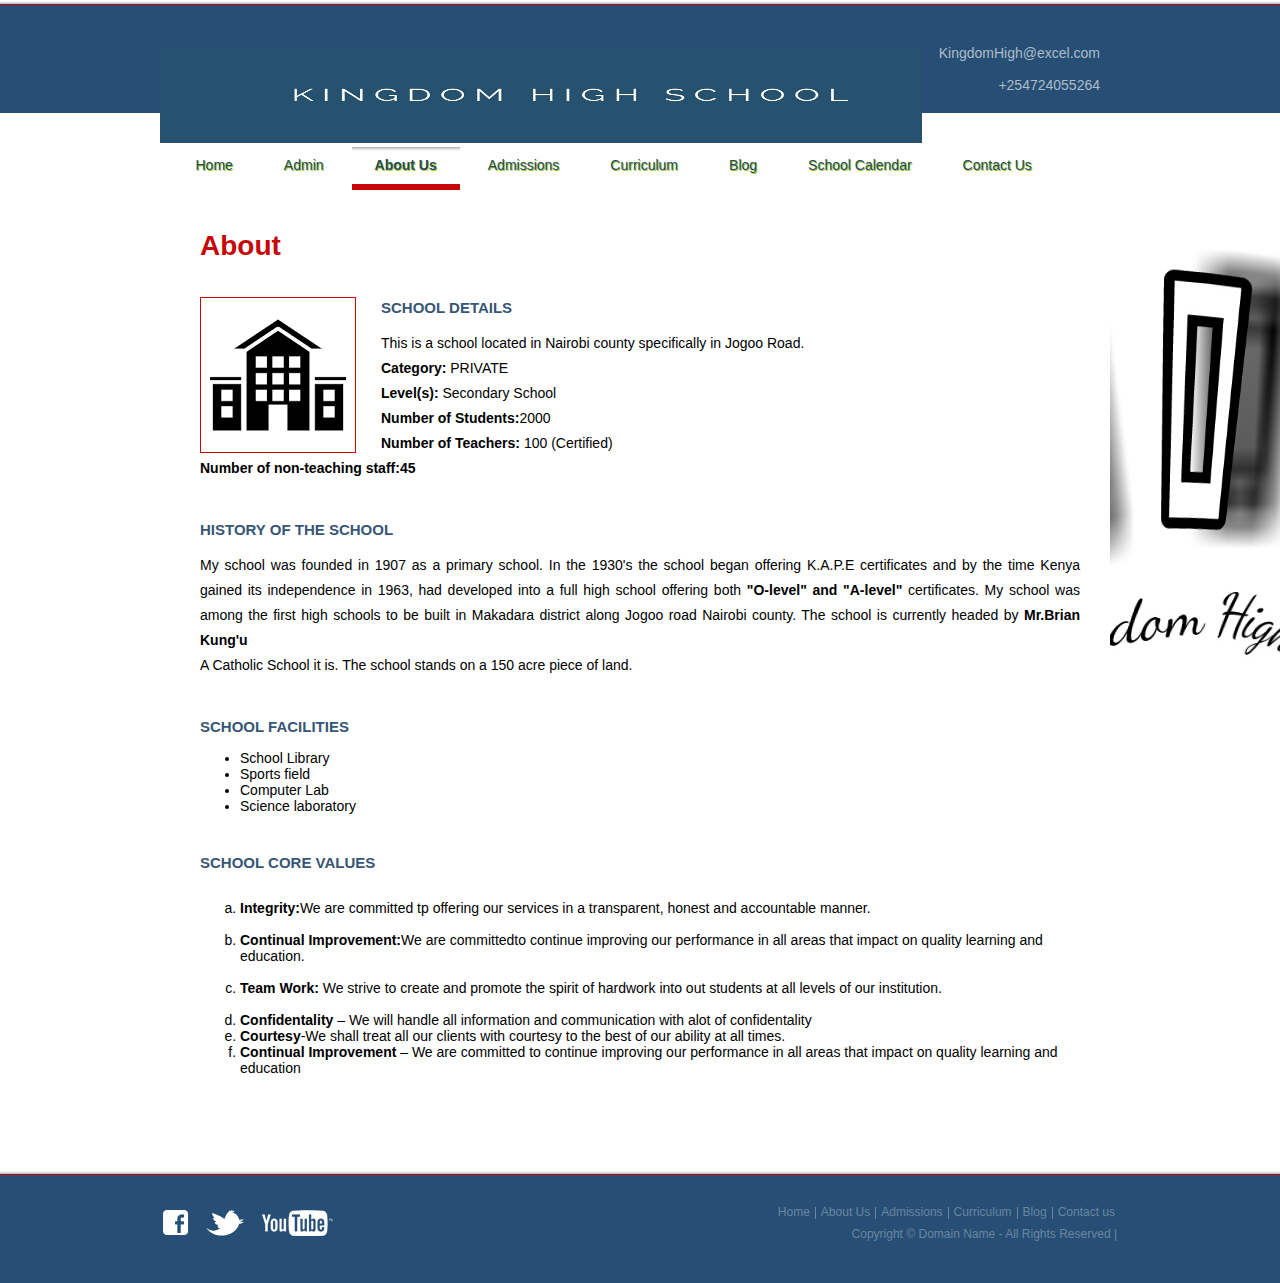
<file: about.html>
<!DOCTYPE html>
<html>
<head>
<title>Kingdom High School | About</title>
<meta charset="UTF-8" />
<link rel="stylesheet" type="text/css" href="styles/style.css" />
<!--[if IE 6]><link rel="stylesheet" type="text/css" href="styles/ie6.css" /><![endif]-->
</head>
<body>
<div id="page">
  <div id="header">
    <div id="section">
      <div><a href="index.html"><img src="images/Logopit_1548269226227.jpg" height="95" width="762"alt="KINGDOM HIGH SCHOOL" /></a></div>
      <span>KingdomHigh@excel.com <br />
      <br />
      +254724055264</span> </div>
    <ul>
      <li><a href="index.html">Home</a></li>
	  <li><a href="login.php">Admin</a></li>
      <li class="current"><a href="about.html">About Us</a></li>
      <li><a href="admissions.html">Admissions</a></li>
	   <li><a href="curriculum.html">Curriculum</a></li>
      <li><a href="blog.html">Blog</a></li>
      <li><a href="school-calendar.html">School Calendar</a></li>
      <li><a href="contact-us.html">Contact us</a></li>
    </ul>
  </div>
  <div id="content">
    <div>
      <h3>About</h3>
      <div class="first"> <a href="#"><img src="images/images_2.png" alt="About us"/></a>
        <h2>School Details</h2>
        <p>This is a school located in Nairobi county specifically in Jogoo Road.<br>
		   <b>Category:</b> PRIVATE<br>
		   <b>Level(s):</b> Secondary School<br>
		   <b>Number of Students:</b>2000<br>
		   <b>Number of Teachers:</b> 100 (Certified)<br>
		   <b>Number of non-teaching staff:45</b> 
		   
		</p>
      </div>
      <div>
        <h2>History of the school</h2>
        <p>My school was founded in 1907 as a primary school. In the 1930's the school began offering K.A.P.E certificates and by the time Kenya gained its independence in 1963, had developed into a full high school offering both <b>"O-level" and "A-level" </b>certificates.
		My school was among the first high schools to be built in Makadara district along Jogoo road Nairobi county. The school is currently headed by <b>Mr.Brian Kung'u</b><br>
		A Catholic School it is. The school stands on a 150 acre piece of land.
		</p>
      </div>
      <div>
        <h2>School Facilities</h2>
        <p><ul type="dot">
			<li>School Library</li>
			<li>Sports field</li>
			<li>Computer Lab</li>
			<li>Science laboratory</li>
			</ul>
		
		
		</p>
      </div>
      <div>
        <h2>School Core Values</h2>
        <p><ol type="a">
		   <li><b>Integrity:</b>We are committed tp offering our services in a transparent, honest and accountable manner.</li><br>
		   <li><b>Continual Improvement:</b>We are committedto continue improving our performance in all areas that impact on quality learning and education.</li><br>
		   <li><b>Team Work:</b> We strive to create and promote the spirit of hardwork into out students at all levels of our institution.</li><br>
		   <li><b>Confidentality</b> – We will handle all information and communication with alot of confidentality</li>
		   <li><b>Courtesy</b>-We shall treat all our clients with courtesy to the best of our ability at all times.</li>
		   <li><b>Continual Improvement </b>– We are committed to continue improving our performance in all areas that impact on quality learning and education</li>

		   </ol>
		</p>
        </div>
    </div>
  </div>
  <div id="footer">
    <div>
      <div id="connect"> <a href="#"><img src="images/icon-facebook.gif" alt="" /></a> <a href="#"><img src="images/icon-twitter.gif" alt="" /></a> <a href="#"><img src="images/icon-youtube.gif" alt="" /></a> </div>
      <div class="section">
        <ul>
          <li><a href="index.html">Home</a></li>
          <li><a href="about.html">About Us</a></li>
          <li><a href="admissions.html">Admissions</a></li>
           <li><a href="curriculum.html">Curriculum</a></li>
		   <li><a href="blog.html">Blog</a></li>
          <li class="last"><a href="contact-us.html">Contact us</a></li>
        </ul>
        <p>Copyright &copy; <a href="#">Domain Name</a> - All Rights Reserved |
      </div>
    </div>
  </div>
</div>
</body>
</html>
</file>
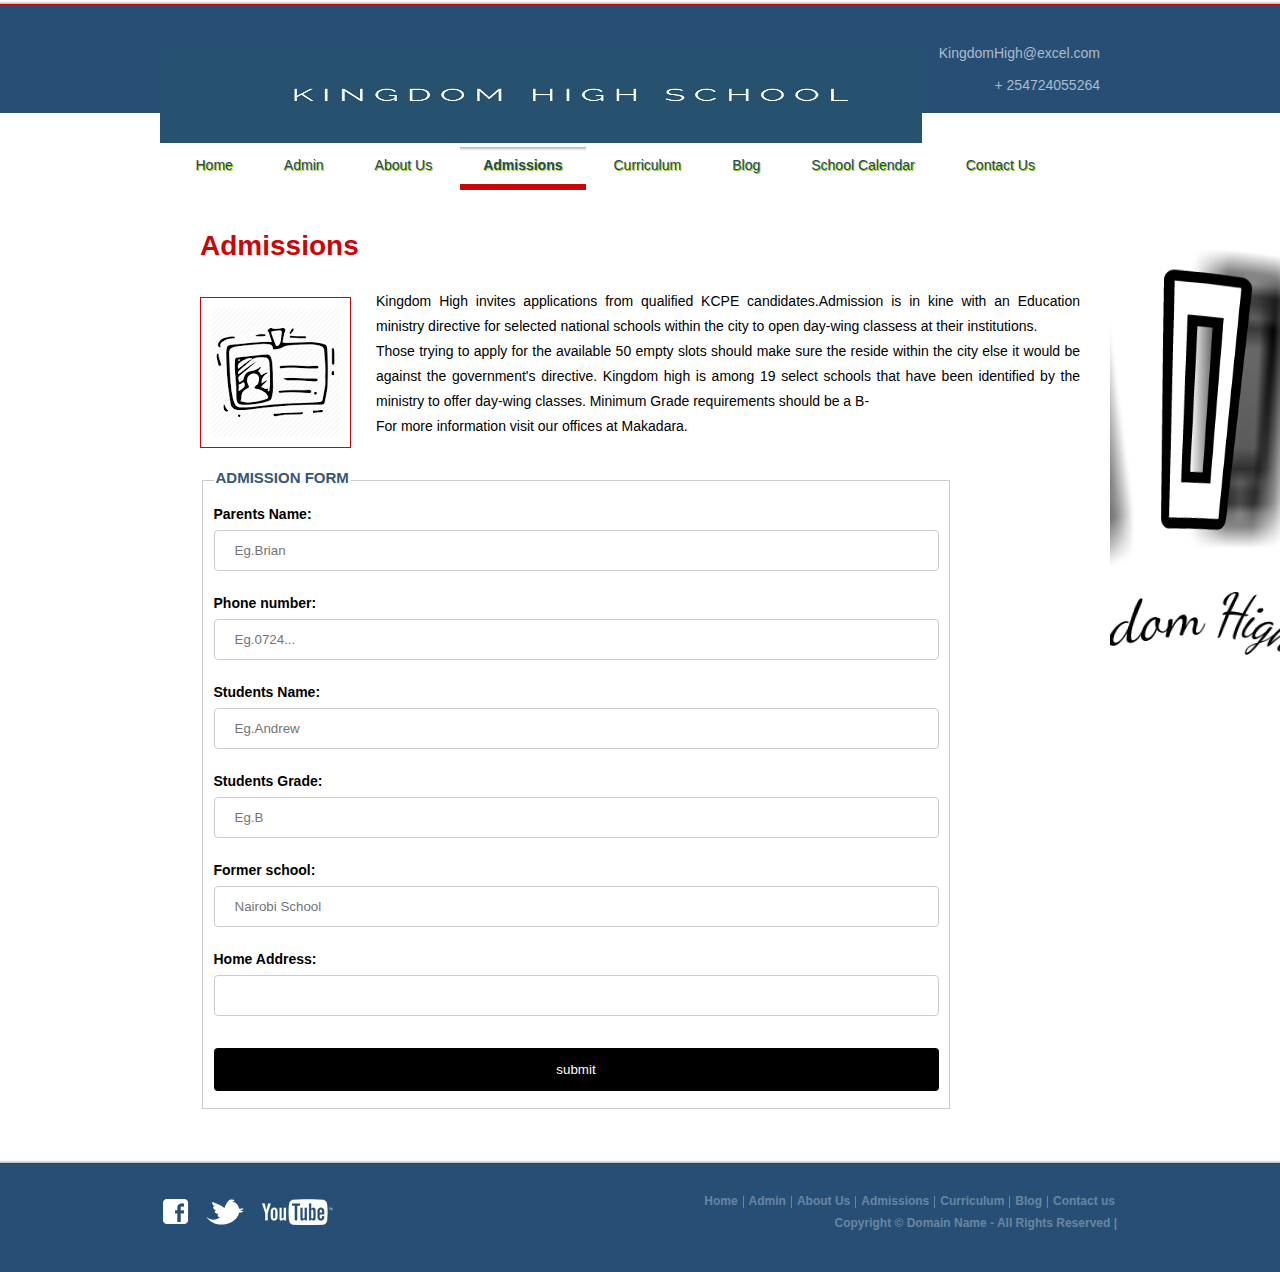
<file: admissions.html>
<!DOCTYPE html>
<html>
<head>
<title>Kingdom High School | Admissions</title>
	<script>
		function validate(){
			var parentsName=document.myform.user.value;
			var phoneNumber=document.myform.number.value;
			var studentsName=document.myform.student.value;
			var studentsGrade=document.myform.grade.value;
			
			var homeAddress=document.myform.address.value;
				if(parentsName==""){
				 alert("Please input name!");
				 return false;
				}
				if(phoneNumber.length<10){
				alert("Phone number should be atleast ten digits");
				return false;
				}
				if(studentsName==""){
				alert("Please input student's name!");
				return false;
				}
				
				
                if(studentsGrade==""){
                alert("Student's grade is a requirement.");
					return false;
                }
				if(homeAddress==""){
				alert("Home address must be filled!");
				return false;
				}
		}
	
	
	</script>
	<style>
	body,select{
		overflow:auto;
		}
		input[type=text], select {
  width: 100%;
  padding: 12px 20px;
  margin: 8px 0;
  display: inline-block;
  border: 1px solid #ccc;
  border-radius: 4px;
  box-sizing: border-box;
}
		input[type=submit] {
  width: 100%;
  background-color: #000000;
  color: white;
  padding: 14px 20px;
  margin: 8px 0;
  border: none;
  border-radius: 4px;
  cursor: pointer;
 
}
fieldset,select{
  width: 85%;
  
  
  border: 1px solid #ccc;

  box-sizing: border-box;
}
legend,select{


  box-sizing: border-box;
}
	
	
	</style>
<meta charset="UTF-8" />
<link rel="stylesheet" type="text/css" href="styles/style.css" />
<!--[if IE 6]><link rel="stylesheet" type="text/css" href="styles/ie6.css" /><![endif]-->
</head>
<body>
<div id="page">
  <div id="header">
    <div id="section">
      <div><a href="index.html"><img src="images/Logopit_1548269226227.jpg" height="95" width="762" alt="KINGDOM HIGH SCHOOL" /></a></div>
      <span>KingdomHigh@excel.com<br />
      <br />
      + 254724055264</span> </div>
    <ul>
      <li><a href="index.html">Home</a></li>
	   <li><a href="login.php">Admin</a></li>
      <li><a href="about.html">About Us</a></li>
      <li class="current"><a href="admissions.html">Admissions</a></li>
	  <li><a href="curriculum.html">Curriculum</a></li>
      <li><a href="blog.html">Blog</a></li>
      <li><a href="school-calendar.html">School Calendar</a></li>
      <li><a href="contact-us.html">Contact us</a></li>
    </ul>
  </div>
  <div id="content">
    <div>
      <h3>Admissions</h3>
	    <img src="images/images_5.png"/>
      <p>Kingdom High invites applications from qualified KCPE candidates.Admission is in kine with an Education ministry directive for selected national schools within the city to open day-wing classess at their institutions.<br>
		Those trying to apply for the available 50 empty slots should make sure the reside within the city else it would be against the government's directive. Kingdom high is among 19 select schools that have been identified by the ministry to offer day-wing classes.
		Minimum Grade requirements should be a B-
	  
	  </p>
      <p>For more information visit our offices at Makadara.</p>
      <div class="section">
		<form name="myform" action="admission.php" method="POST" onsubmit="return validate()">
			<fieldset>
			<legend><h2>Admission Form</h2></legend>
				<b>Parents Name:<b><br><input type="text" id="parentsName" name="parentsName" placeholder="Eg.Brian"/><br>
						<br>
				<b>Phone number:</b><br><input type="text" id="phone" name="phone" placeholder="Eg.0724..."/><br>
						<br>
				<b>Students Name:</b><br><input type="text" id="studentsName" name="studentsName" placeholder="Eg.Andrew"/><br>
						<br>
				<b>Students Grade:</b>	<br><input type="text" id="studentsGrade" name="studentsGrade" placeholder="Eg.B"/><br>
						<br>
							
				<b>Former school:</b><br><input type="text" id="formerschool" name="formerschool" placeholder="Nairobi School"/><br>
						<br>			
						
				<b>Home Address:</b><br><input type="text" id="homeaddress" name="homeaddress"><br>
						<br>		
						<input type="submit" name="submit" value="submit"/>
			</fieldset>
		</form>
        </div>
      </div>
    </div>
  </div>
  <div id="footer">
    <div>
      <div id="connect"> <a href="#"><img src="images/icon-facebook.gif" alt="" /></a> <a href="#"><img src="images/icon-twitter.gif" alt="" /></a> <a href="#"><img src="images/icon-youtube.gif" alt="" /></a> </div>
      <div class="section">
        <ul>
          <li><a href="index.html">Home</a></li>
		  <li><a href="login.php">Admin</a></li>
          <li><a href="about.html">About Us</a></li>
          <li><a href="admissions.html">Admissions</a></li>
          <li><a href="curriculum.html">Curriculum</a></li>
		  <li><a href="blog.html">Blog</a></li>
          <li class="last"><a href="contact-us.html">Contact us</a></li>
        </ul>
        <p>Copyright &copy; <a href="admissions.html">Domain Name</a> - All Rights Reserved |</a></p>
      </div>
    </div>
  </div>
</div>
</body>
</html>
</file>
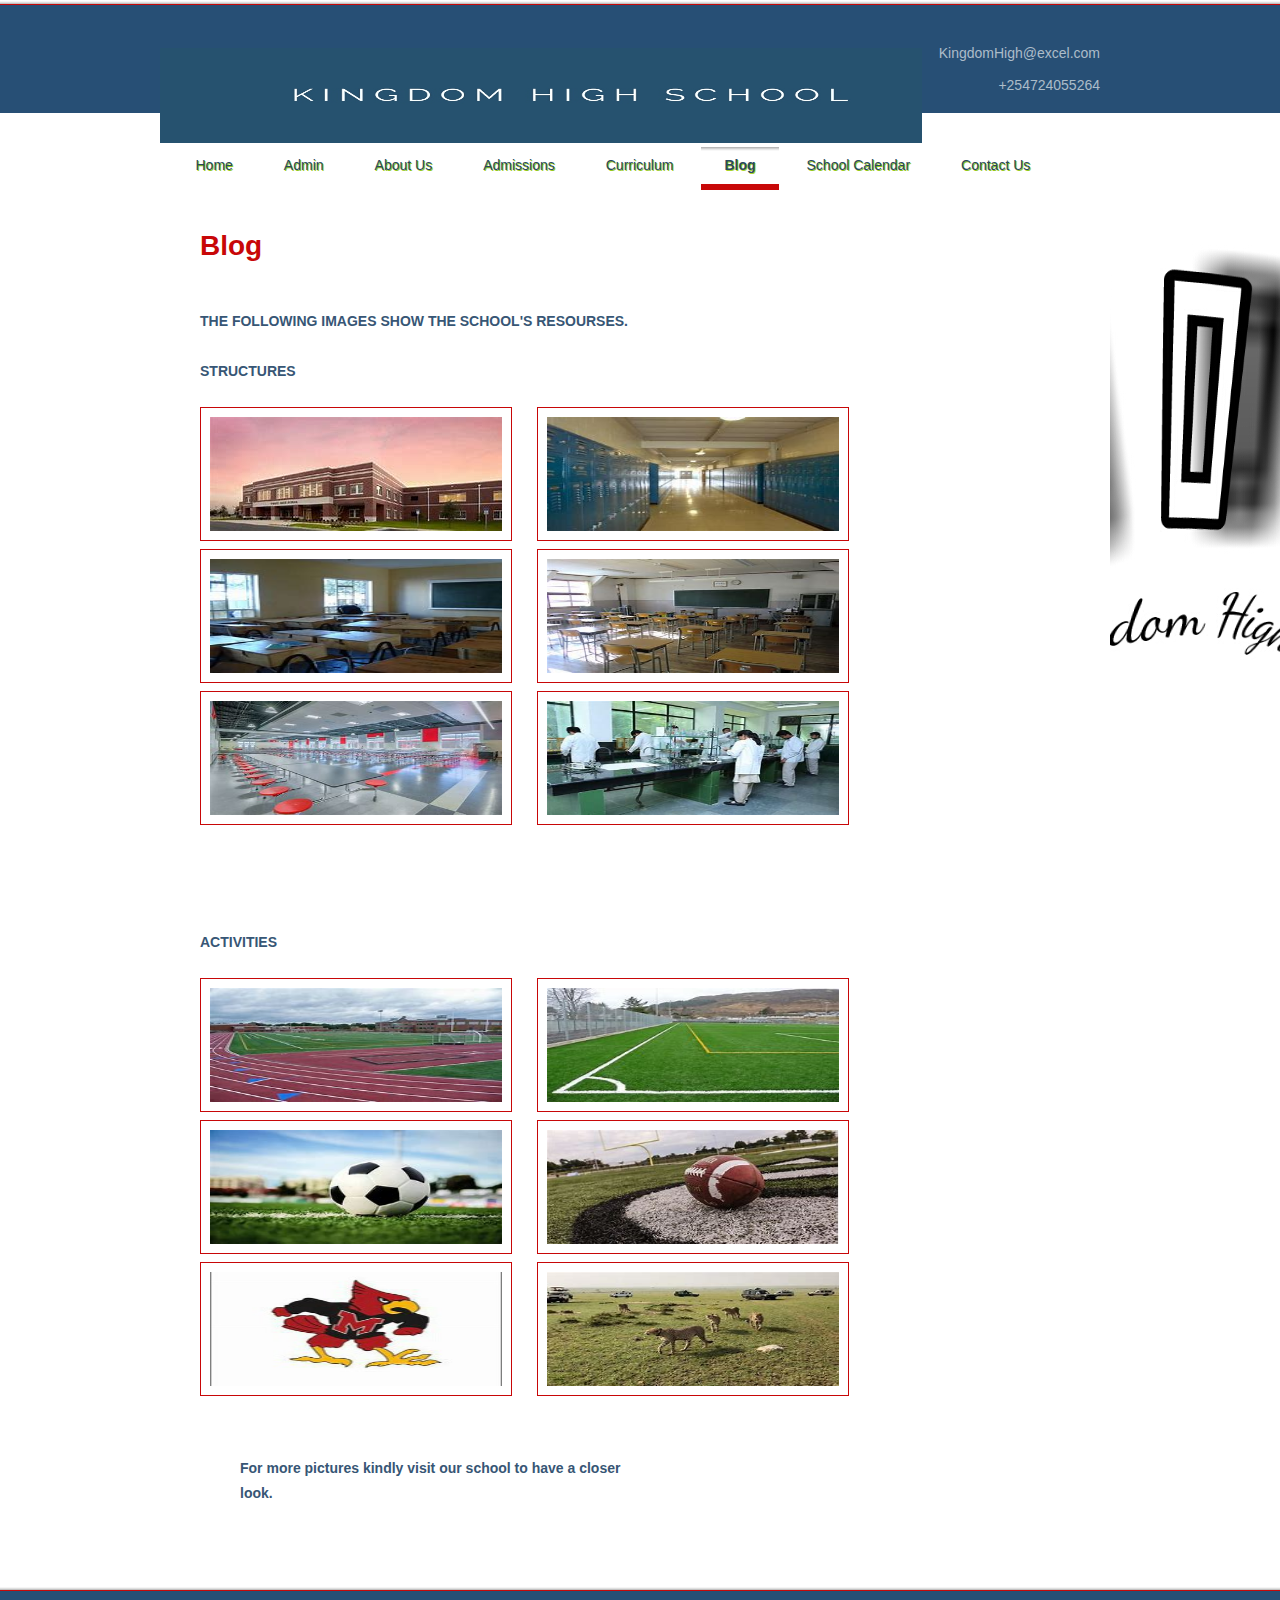
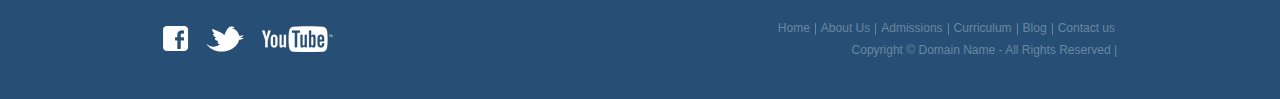
<file: blog.html>
<!DOCTYPE html>
<html>
<head>
<title>Kingdom High School | Blog</title>
<meta charset="UTF-8" />
<link rel="stylesheet" type="text/css" href="styles/style.css" />
<!--[if IE 6]><link rel="stylesheet" type="text/css" href="styles/ie6.css" /><![endif]-->
</head>
<body>
<div id="page">
  <div id="header">
    <div id="section">
      <div><a href="index.html"><img src="images/Logopit_1548269226227.jpg" height="95" width="762" alt="KINGDOM HIGH SCHOOL" /></a></div>
      <span>KingdomHigh@excel.com <br />
      <br />
      +254724055264</span> </div>
    <ul>
      <li><a href="index.html">Home</a></li>
	  <li><a href="login.php">Admin</a></li>
      <li><a href="about.html">About Us</a></li>
      <li><a href="admissions.html">Admissions</a></li>
	   <li><a href="curriculum.html">Curriculum</a></li>
      <li class="current"><a href="blog.html">Blog</a></li>
      <li><a href="school-calendar.html">School Calendar</a></li>
      <li><a href="contact-us.html">Contact us</a></li>
    </ul>
  </div>
  <div id="content">
    <div>
      <h3>Blog</h3>
      <div class="section">
        <div id="center">
          <p><span class="first">The following images show the school's resourses.</span></p>
			<div class="row"><h5>Structures</h5>
			<div class="col-sm-5"><img src="images/Logo (2).jpg"/> <img src="images/thFM5OHXU9.jpg"height="114" width="292"/><img src="images/thNXTV69XZ.jpg"height="114" width="292"/><img src="images/th31MGY8WO.jpg"height="114" width="292"/><img src="images/thBFIA6G6M.jpg"height="114" width="292"/><img src="images/th8WGQZD32.jpg"height="114" width="292"/></div>
			</div>
			</div>
				<div class="row"><h5>Activities</h5>
					<div class="col-sm-5"><img src="images/untitled.png" height="114" width="292"/><img src="images/1.png"height="114" width="292"/><img src="images/thG2P9YLVV.jpg"height="114" width="292"/><img src="images/thKB6BRFAR.jpg" height="114" width="292"/><img src="images/IMG_20190125_014616_783.jpg"height="114" width="292"/><img src="images/thQ27CALD7.jpg"height="114" width="292"/></div>
				
				
				</div>
        <div id="center">
          <ul class="blog">
          
              <h4>For more pictures kindly visit our school to have a closer look.</h4>

          </ul>
        </div>
      </div>
    </div>
  </div>
  <div id="footer">
    <div>
      <div id="connect"> <a href="#"><img src="images/icon-facebook.gif" alt="Blog" /></a> <a href="#"><img src="images/icon-twitter.gif" alt="KINGDOM HIGH SCHOOL" /></a> <a href="#"><img src="images/icon-youtube.gif" alt="" /></a> </div>
      <div class="section">
        <ul>
          <li><a href="index.html">Home</a></li>
          <li><a href="about.html">About Us</a></li>
          <li><a href="admissions.html">Admissions</a></li>
           <li><a href="curriculum.html">Curriculum</a></li>
		   <li><a href="blog.html">Blog</a></li>
          <li class="last"><a href="contact-us.html">Contact us</a></li>
        </ul>
        <p>Copyright &copy; <a href="blog.html">Domain Name</a> - All Rights Reserved | </a></p>
      </div>
    </div>
  </div>
</div>
</body>
</html>
</file>
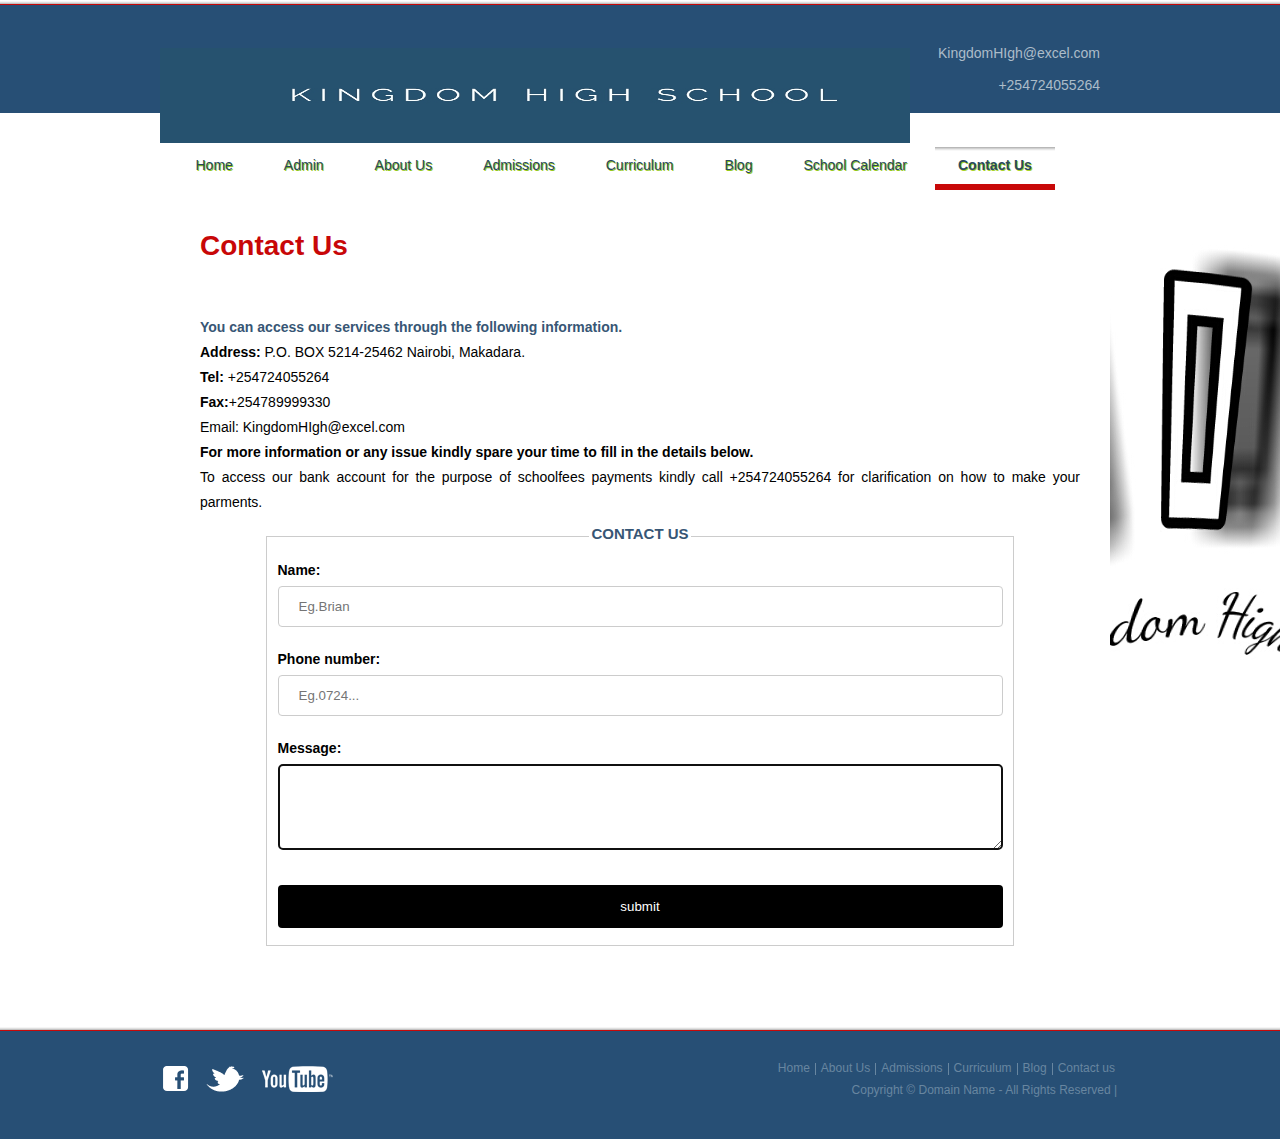
<file: contact-us.html>
<!DOCTYPE html>
<html>
<head>
<title>Kingdom High School | Contact Us</title>
		<script>
				function validate(){
				var name=document.fourm.user.value;
				var phoneNumber=document.fourm.number.value;
				var message=document.fourm.message.value;
				if(name==""){
				alert("User's name is required!");
				return false;
				}
				if(phoneNumber.length<10){
				alert("Enter a valid number!");
				return false;
				}
				if(message==""){
				alert("We require you to key in your issue in the message-box below.");
				return false;
				}
				}
		
		
		
		</script>
		<style>
		body,select{
		overflow:auto;
		}
		input[type=text], select {
  width: 100%;
  padding: 12px 20px;
  margin: 8px 0;
  display: inline-block;
  border: 1px solid #ccc;
  border-radius: 4px;
  box-sizing: border-box;
}

textarea, select {
  width: 100%;
  padding: 12px 20px;
  margin: 8px 0;
  display: inline-block;
  border: 1px solid #ccc;
  border-radius: 4px;
  box-sizing: border-box;
}
		input[type=submit] {
  width: 100%;
  background-color: #000000;
  color: white;
  padding: 14px 20px;
  margin: 8px 0;
  border: none;
  border-radius: 4px;
  cursor: pointer;
 
}
fieldset,select{
  width: 85%;
  margin:0 auto;
  
  border: 1px solid #ccc;

  box-sizing: border-box;
}
legend,select{

margin:0 auto;
  box-sizing: border-box;
}
		</style>
<meta charset="UTF-8" />
<link rel="stylesheet" type="text/css" href="styles/style.css" />
<!--[if IE 6]><link rel="stylesheet" type="text/css" href="styles/ie6.css" /><![endif]-->
</head>
<body>
<div id="page">
  <div id="header">
    <div id="section">
      <div><a href="index.html"><img src="images/Logopit_1548269226227.jpg" height="95" width="750" alt="KINGDOM HIGH SCHOOL" /></a></div>
      <span>KingdomHIgh@excel.com <br />
      <br />
      +254724055264</span> </div>
    <ul>
      <li><a href="index.html">Home</a></li>
	  <li><a href="login.php">Admin</a></li>
      <li><a href="about.html">About Us</a></li>
      <li><a href="admissions.html">Admissions</a></li>
	  <li><a href="career.html">Curriculum</a></li>
      <li><a href="blog.html">Blog</a></li>
      <li><a href="school-calendar.html">School Calendar</a></li>
      <li class="current"><a href="contact-us.html">Contact us</a></li>
    </ul>
  </div>
  <div id="content">
    <div>
      <h3>Contact Us</h3>
	  <h5>You can access our services through the following information.</h5>
      <p><b>Address:</b> P.O. BOX 5214-25462 Nairobi, Makadara.</p>
      <p><b>Tel:</b> +254724055264</p>
      <p><b>Fax:</b>+254789999330</p>
      <p>Email: KingdomHIgh@excel.com</p>
      <p><strong>For more information or any issue kindly spare your time to fill in the details below.</strong></p>
	  <p> To access our bank account for the purpose of schoolfees payments kindly call +254724055264 for clarification on how to make your parments.</p>
		<div class="container">	
			<fieldset>
				<legend><h2>Contact US</h2></legend>
					<form name="fourm" method="POST" action="contact.php" onsubmit="return validate()" >
						<b>Name:</b><br><input type="text" id="user" name="name" placeholder="Eg.Brian"/><br>
						<br>
						<b>Phone number:</b><br><input type="text" id="number" name="phone" placeholder="Eg.0724..." required/><br>
						<br>
						<b>Message:</b><br><textarea rows="4" cols="50" autofocus id="contactMessage" name="message"></textarea><br>
						<br>
						<input type="submit" name="submit" value="submit"/>
					</form>
			
			
			
			</fieldset>
		</div>
    </div>
  </div>
  <div id="footer">
    <div>
      <div id="connect"> <a href="#"><img src="images/icon-facebook.gif" alt="" /></a> <a href="#"><img src="images/icon-twitter.gif" alt="" /></a> <a href="#"><img src="images/icon-youtube.gif" alt="" /></a> </div>
      <div class="section">
        <ul>
          <li><a href="index.html">Home</a></li>
          <li><a href="about.html">About Us</a></li>
		  <li><a href="admissions.html">Admissions</a></li>
		  <li><a href="career.html">Curriculum</a></li>
          <li><a href="blog.html">Blog</a></li>
          <li class="last"><a href="contact-us.html">Contact us</a></li>
        </ul>
        <p>Copyright &copy; <a href="contact-us.html">Domain Name</a> - All Rights Reserved |</a></p>
      </div>
    </div>
  </div>
</div>
</body>
</html>
</file>
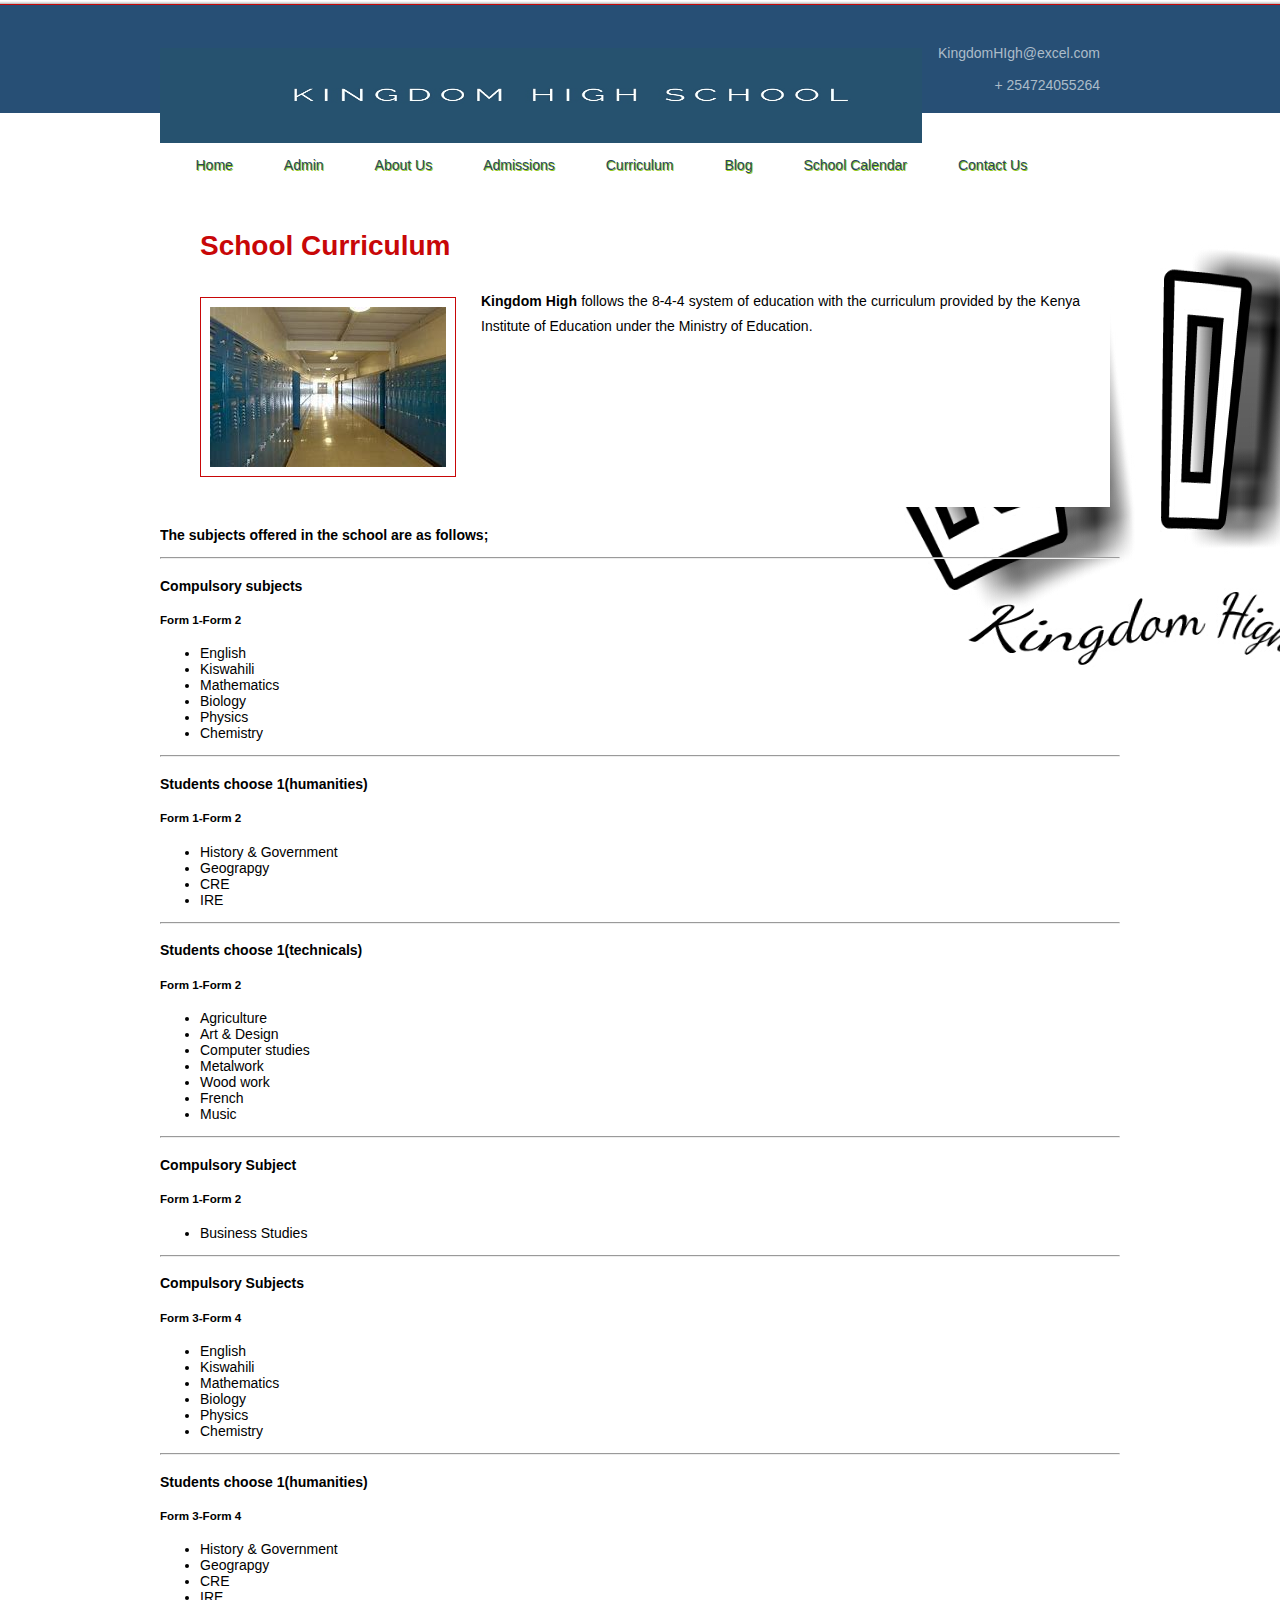
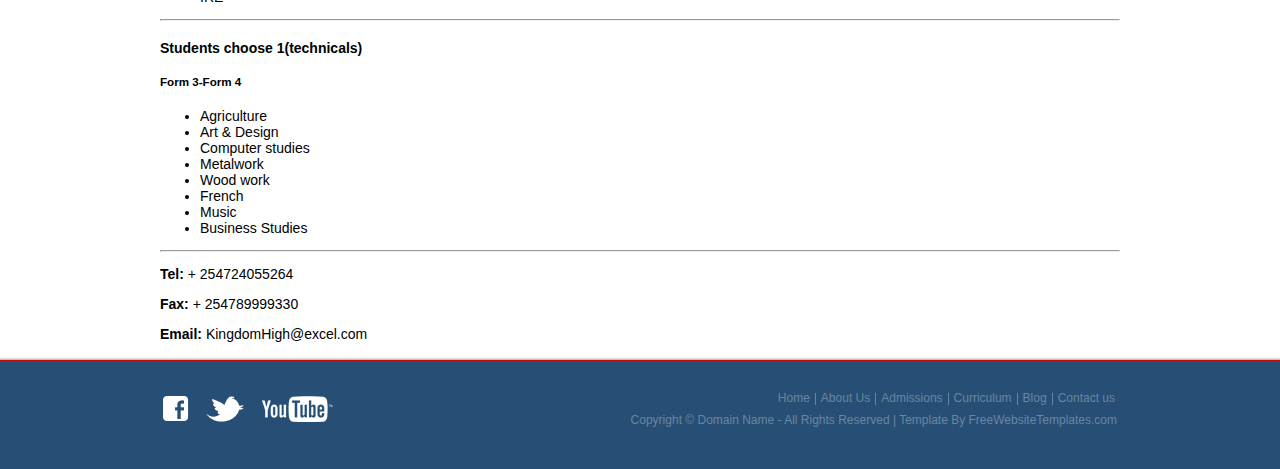
<file: curriculum.html>
<!DOCTYPE html>
<html>
<head>
<title>KINGDOM HIGH SCHOOL| CURRICULUM</title>
<meta charset="UTF-8" />
<link rel="stylesheet" type="text/css" href="styles/style.css" />
<!--[if IE 6]><link rel="stylesheet" type="text/css" href="styles/ie6.css" /><![endif]-->
</head>
<body>
<div id="page">
  <div id="header">
    <div id="section">
      <div><a href="index.html"><img src="images/Logopit_1548269226227.jpg" height="95" width="762" alt="KINGDOM HIGH SCHOOL" /></a></div>
      <span>KingdomHIgh@excel.com <br />
      <br />
      + 254724055264</span> </div>
    <ul>
      <li><a href="index.html">Home</a></li>
	  <li><a href="login.php">Admin</a></li>
      <li><a href="about.html">About Us</a></li>
      <li><a href="admissions.html">Admissions</a></li>
	   <li><a href="curriculum.html">Curriculum</a></li>
      <li><a href="blog.html">Blog</a></li>
      <li><a href="school-calendar.html">School Calendar</a></li>
      <li><a href="contact-us.html">Contact us</a></li>
    </ul>
  </div>
  <div id="content">
    <div>
      <h3>School Curriculum</h3>
      <a href="#"><img src="images/thFM5OHXU9.jpg" alt="KINGDOM HIGH SCHOOL" /></a>  
      <p><strong>Kingdom High</strong> follows the 8-4-4 system of education with the curriculum provided by the Kenya Institute of Education under the Ministry of Education. </p>
	</div>
	  <p><b>The subjects offered in the school are as follows;</b></p>
	  <p>
	  <hr>
			 <h4>Compulsory subjects</h4>
			 <h5>Form 1-Form 2</h5>
			  <ul type="dot">
			  <li>English</li>
			  <li>Kiswahili</li>
			  <li>Mathematics</li>
			  <li>Biology</li>
			  <li>Physics</li>
			  <li>Chemistry</li>
			  </ul>
	  </p>
	  <hr>
			<p>
				<h4>Students choose 1(humanities)</h4>
				<h5>Form 1-Form 2</h5>
				<ul type="dot">
				<li>History & Government</li>
				<li>Geograpgy</li>
				<li>CRE</li>
				<li>IRE</li>
				</ul>
			</p>
					 <hr>
			<p>
				<h4>Students choose 1(technicals)</h4>
				<h5>Form 1-Form 2</h5>
				<ul type="dot">
				<li>Agriculture</li>
				<li>Art & Design</li>
				<li>Computer studies</li>
				<li>Metalwork</li>
				<li>Wood work</li>
				<li>French</li>
				<li>Music</li>
				</ul>
			</p>
					 <hr>
			<p>
			
				<h4>Compulsory Subject</h4>
				<h5>Form 1-Form 2</h5>
				<ul type="dot">
				<li>Business Studies</li>

				</ul>
			</p>
					 <hr>
			<p>
				<h4>Compulsory Subjects</h4>
				<h5>Form 3-Form 4</h5>
				<ul type="dot">
				  <li>English</li>
				  <li>Kiswahili</li>
				  <li>Mathematics</li>
				  <li>Biology</li>
				  <li>Physics</li>
				  <li>Chemistry</li>
				</ul>
			</p>
			<hr>
				<p>
				<h4>Students choose 1(humanities)</h4>
				<h5>Form 3-Form 4</h5>
				<ul type="dot">
				<li>History & Government</li>
				<li>Geograpgy</li>
				<li>CRE</li>
				<li>IRE</li>
				</ul>
			</p>
			<hr>
				<p>
				<h4>Students choose 1(technicals)</h4>
				<h5>Form 3-Form 4</h5>
				<ul type="dot">
				<li>Agriculture</li>
				<li>Art & Design</li>
				<li>Computer studies</li>
				<li>Metalwork</li>
				<li>Wood work</li>
				<li>French</li>
				<li>Music</li>
				<li>Business Studies</li>
				</ul>
			</p>
				<hr>	
      <p><b>Tel:</b> + 254724055264</p>
      <p><b>Fax:</b> + 254789999330</p>
      <p><b>Email:</b> KingdomHigh@excel.com</p>
    
  </div>
  <div id="footer">
    <div>
      <div id="connect"> <a href="#"><img src="images/icon-facebook.gif" alt="" /></a> <a href="#"><img src="images/icon-twitter.gif" alt="" /></a> <a href="#"><img src="images/icon-youtube.gif" alt="" /></a> </div>
      <div class="section">
        <ul>
          <li><a href="index.html">Home</a></li>
          <li><a href="about.html">About Us</a></li>
          <li><a href="admissions.html">Admissions</a></li>
          <li><a href="curriculum.html">Curriculum</a></li>
		  <li><a href="blog.html">Blog</a></li>
          <li class="last"><a href="contact-us.html">Contact us</a></li>
        </ul>
        <p>Copyright &copy; <a href="#">Domain Name</a> - All Rights Reserved | Template By <a target="_blank" href="http://www.freewebsitetemplates.com/">FreeWebsiteTemplates.com</a></p>
      </div>
    </div>
  </div>
</div>
</body>
</html>
</file>
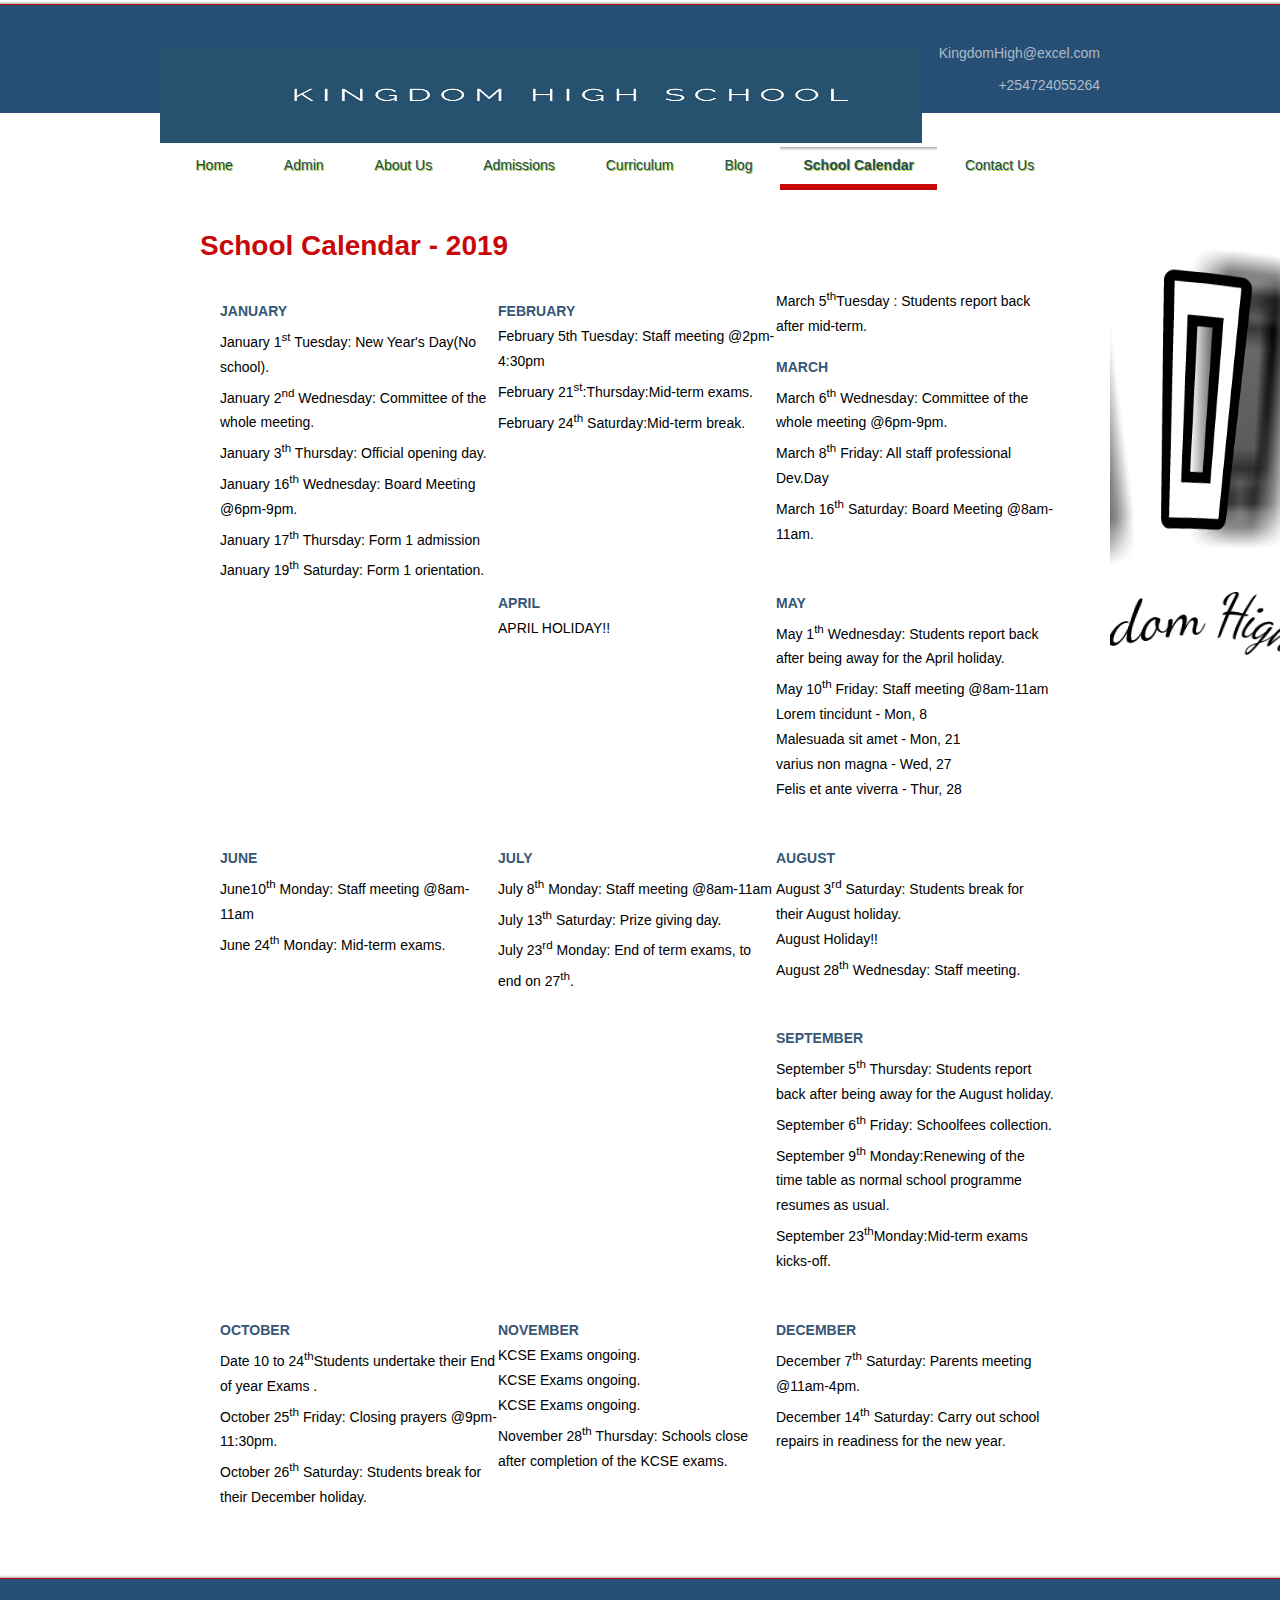
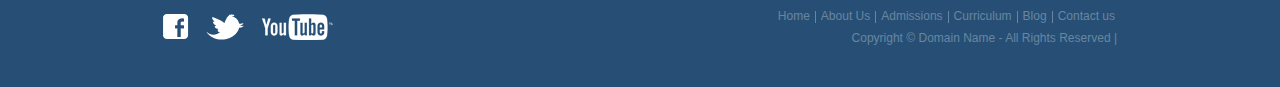
<file: school-calendar.html>
<!DOCTYPE html>
<html>
<head>
<title>Kingdom High School | School Calendar</title>
<meta charset="UTF-8" />
<link rel="stylesheet" type="text/css" href="styles/style.css" />
<!--[if IE 6]><link rel="stylesheet" type="text/css" href="styles/ie6.css" /><![endif]-->
</head>
<body>
<div id="page">
  <div id="header">
    <div id="section">
      <div><a href="index.html"><img src="images/Logopit_1548269226227.jpg" height="95" width="762" alt="KINGDOM HIGH SCHOOL" /></a></div>
      <span>KingdomHigh@excel.com <br />
      <br />
      +254724055264</span> </div>
    <ul>
      <li><a href="index.html">Home</a></li>
	  <li><a href="login.php">Admin</a></li>
      <li><a href="about.html">About Us</a></li>
      <li><a href="admissions.html">Admissions</a></li>
	   <li><a href="curriculum.html">Curriculum</a></li>
      <li><a href="blog.html">Blog</a></li>
      <li class="current"><a href="school-calendar.html">School Calendar</a></li>
      <li><a href="contact-us.html">Contact us</a></li>
    </ul>
  </div>
  <div id="content">
    <div>
      <h3>School Calendar - 2019</h3>
      <div class="calendar">
        <dl>
          <dt>JANUARY</dt>
          <dd>January 1<sup>st</sup> Tuesday: New Year's Day(No school). </dd>
          <dd>January 2<sup>nd</sup> Wednesday: Committee of the whole meeting.</dd>
          <dd>January 3<sup>th</sup> Thursday: Official opening day.</dd>
          <dd>January 16<sup>th</sup> Wednesday: Board Meeting @6pm-9pm.</dd>
          <dd>January 17<sup>th</sup> Thursday: Form 1 admission</dd>
		  <dd>January 19<sup>th</sup> Saturday: Form 1 orientation.</dd>
		</dl>
        <dl>
          <dt>FEBRUARY</dt>
          <dd>February 5th Tuesday: Staff meeting @2pm-4:30pm</dd>
          <dd>February 21<sup>st</sup>:Thursday:Mid-term exams.</dd>
          <dd>February 24<sup>th</sup> Saturday:Mid-term break.</dd>
        </dl>
        <dl>
		  <dd>March 5<sup>th</sup>Tuesday : Students report back after mid-term.</dd>
          <dt>MARCH</dt>
          <dd>March 6<sup>th</sup> Wednesday: Committee of the whole meeting @6pm-9pm.</dd>
          <dd>March 8<sup>th</sup> Friday: All staff professional Dev.Day</dd>
          <dd>March 16<sup>th</sup> Saturday: Board Meeting @8am-11am.</dd>
        </dl>
        <dl>
          <dt>APRIL</dt>
          <dd>APRIL HOLIDAY!!</dd>
        </dl>
        <dl>
          <dt>MAY</dt>
		  <dd>May 1<sup>th</sup> Wednesday: Students report back after being away for the April holiday.<dd>
          <dd>May 10<sup>th</sup> Friday: Staff meeting @8am-11am</dd>
          <dd>Lorem tincidunt - Mon, 8</dd>
          <dd>Malesuada sit amet - Mon, 21</dd>
          <dd>varius non magna - Wed, 27</dd>
          <dd>Felis et ante viverra - Thur, 28</dd>
        </dl>
        <dl>
          <dt>JUNE</dt>
          <dd>June10<sup>th</sup> Monday: Staff meeting @8am-11am </dd>
          <dd>June 24<sup>th</sup> Monday: Mid-term exams.</dd>
        </dl>
        <dl>
          <dt>JULY</dt>
          <dd>July 8<sup>th</sup> Monday: Staff meeting @8am-11am</dd>
		  <dd>July 13<sup>th</sup> Saturday: Prize giving day.</dd>
          <dd>July 23<sup>rd</sup> Monday: End of term exams, to end on 27<sup>th</sup>.</dd>
		  
        </dl>
        <dl>
          <dt>AUGUST</dt>
          <dd>August 3<sup>rd</sup> Saturday: Students break for their August holiday.</dd>
          <dd> August Holiday!!</dd>
          <dd>August 28<sup>th</sup> Wednesday: Staff meeting.</dd>
        </dl>
        <dl>
          <dt>SEPTEMBER</dt>
          <dd>September 5<sup>th</sup> Thursday: Students report back after being away for the August holiday.</dd>
          <dd>September 6<sup>th</sup> Friday: Schoolfees collection.</dd>
          <dd>September 9<sup>th</sup> Monday:Renewing of the time table as normal school programme resumes as usual.</dd>
          <dd>September 23<sup>th</sup>Monday:Mid-term exams kicks-off.</dd>
        </dl>
        <dl>
          <dt>OCTOBER</dt>
          
          <dd>Date 10 to 24<sup>th</sup>Students undertake their End of year Exams .</dd>
		  <dd>October 25<sup>th</sup> Friday: Closing prayers @9pm-11:30pm.</dd>
          <dd>October 26<sup>th</sup> Saturday: Students break for their December holiday.</dd>
        </dl>
        <dl>
          <dt>NOVEMBER</dt>
          <dd>KCSE Exams ongoing.</dd>
          <dd>KCSE Exams ongoing.</dd>
          <dd>KCSE Exams ongoing.</dd>
          <dd>November 28<sup>th</sup> Thursday: Schools close after completion of the KCSE exams.</dd>
        </dl>
        <dl>
          <dt>DECEMBER</dt>
          <dd>December 7<sup>th</sup> Saturday: Parents meeting @11am-4pm.</dd>
          <dd>December 14<sup>th</sup> Saturday: Carry out school repairs in readiness for the new year.</dd>
        </dl>
      </div>
    </div>
  </div>
  <div id="footer">
    <div>
      <div id="connect"> <a href="#"><img src="images/icon-facebook.gif" alt="KINGDOM HIGH SCHOOL" /></a> <a href="#"><img src="images/icon-twitter.gif" alt="KINGDOM HIGH SCHOOL" /></a> <a href="#"><img src="images/icon-youtube.gif" alt="" /></a> </div>
      <div class="section">
        <ul>
          <li><a href="index.html">Home</a></li>
          <li><a href="about.html">About Us</a></li>
          <li><a href="admissions.html">Admissions</a></li>
          <li><a href="curriculum.html">Curriculum</a></li>
		  <li><a href="blog.html">Blog</a></li>
          <li class="last"><a href="contact-us.html">Contact us</a></li>
        </ul>
        <p>Copyright &copy; <a href="school-calendar.html">Domain Name</a> - All Rights Reserved |</a></p>
      </div>
    </div>
  </div>
</div>
</body>
</html>
</file>
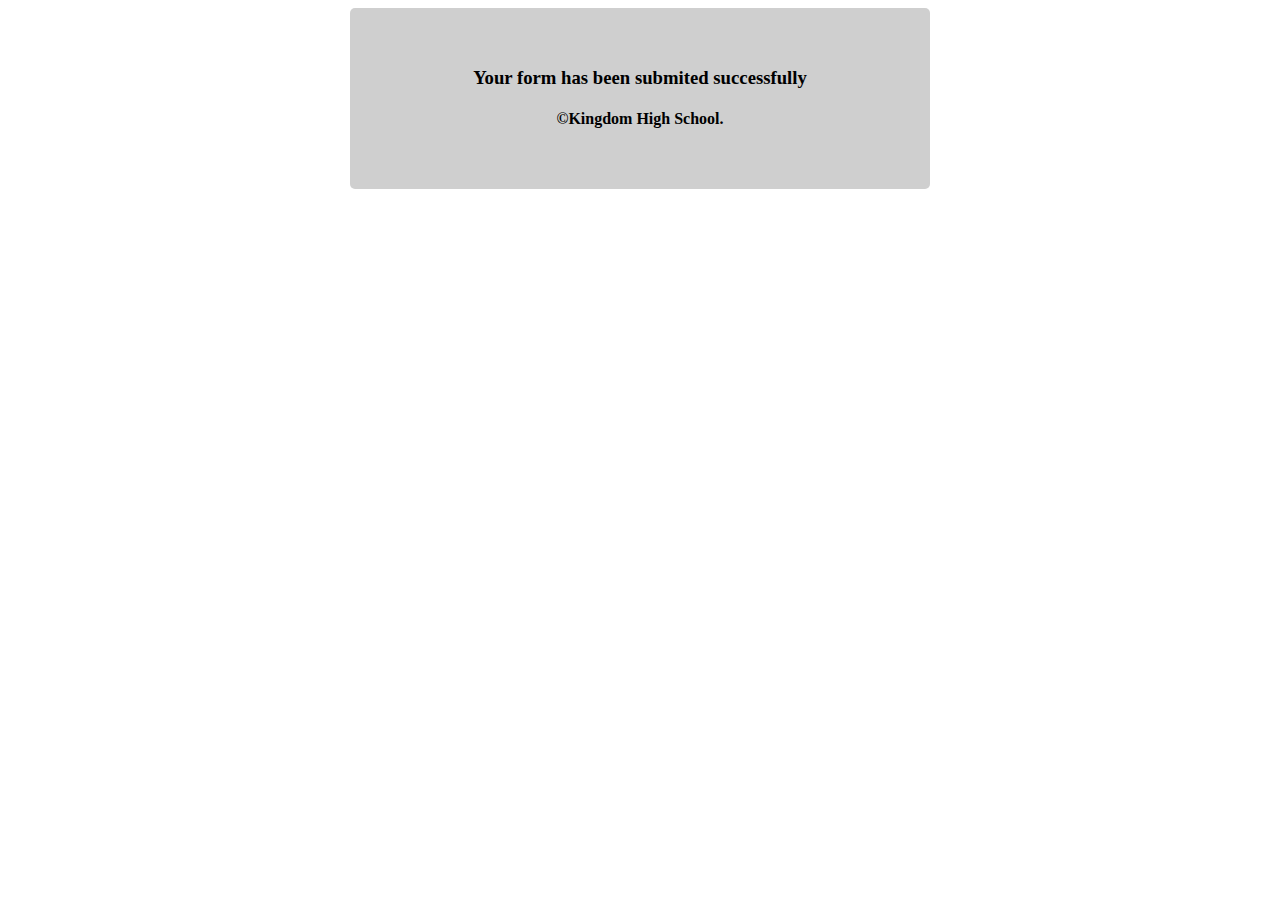
<file: submit.html>
<!DOCTYPE html>
<html>
<header><title>Submittion report</title></header>
<style>


div {
  border-radius: 5px;
  background-color:#cfcfcf;
  padding: 40px;
  width: 500px;
margin: auto;
}

h3{
  text-align: center;
}
h4{
	text-align:center;
}

</style>
<body>
<div>

<h3>Your form has been submited successfully</h3>
<h4> &copy;Kingdom High School.</h4>

</div>

</body>
</html>
</file>
<file: styles/style.css>
body{
	background:#fff url(../images/background.gif) repeat-x center 187px;
color:black;
	font-family:Arial;
	font-size:14px;
	margin:0;
	min-width:960px;
}
a{
	outline:none;
}
img{
	border:none;
}
#header div#section:after, #header ul:after, #content div:after, #content div ul.services:after, #footer div:after, #footer div div.section ul:after{
	clear:both;
	content:" ";
	display:block;
	font-size:0;
	height:0;
	visibility:hidden;
	
}
.block-1-6 .bgrid {
	width: 16.66667%;
}

.block-1-4 .bgrid {
	width: 25%;
}

.block-1-3 .bgrid {
	width: 33.33333%;
}

.block-1-2 .bgrid {
	width: 50%;
}

#page{
	background:url(../images/Logopit_1548365175420.jpg) no-repeat center 180px;
	width:100%;
}
#header{
	background:url(../images/bg-footer.gif) repeat-x;
	height:auto;
	overflow:hidden;
	position:relative;
}
#header div#section{
	height:145px;
	margin:0 auto;
	width:960px;
}
#header div#section div{
	float:left;
	margin-top:48px;
}
#header div#section div a{
	display:block;
}
#header div#section span{
	color:#ACBCC9;
	float:right;
	margin:0;
	padding-right:20px;
	padding-top:45px;
	text-align:right;
	width:178px;
}
#header ul{
	list-style:none;
	margin:2px auto 0;
	padding:0;
	width:935px;
}
#header ul li{
	float:left;
	padding-right:5px;
}
#header ul li a{
	color:#28475C;
	display:block;
	font-size:14px;
	height:43px;
	line-height:37px;
	padding:0 23px;
	text-align:center;
	text-decoration:none;
	text-shadow:1px 1px 0 #94C81D;
	text-transform:capitalize;
}
#header ul li.current, #header ul li:hover{
	height:43px;
}
#header ul li.current a{
	background:url(../images/bg-menu.gif) repeat-x;
	color:#2a495e;
	font-weight:bold;
	text-shadow:1px 1px 0 #a8d32c;
}
#header ul li a:hover{
	background:url(../images/bg-menu.gif) repeat-x;
}

#header div#tagline div{
	color:#295071;
	height:435px;
	padding-left:20px;
	margin:0 auto;
	width:940px;
}
#header div#tagline div h4{
	font-family:Georgia, "Times New Roman", Times, serif;
	font-size:50px;
	font-weight:bold;
	line-height:70px;
	margin:0;
	padding-top:100px;
	text-shadow:0 1px 0 #FFFFFF;
	width:450px;
}
#header div#tagline div p{
	font-size:24px;
	line-height:35px;
	margin:0;
	padding-top:20px;
	text-shadow:0 1px 1px #FFFFFF;
	width:340px;
}
#content{
	background:url() no-repeat top center;
	margin:0 auto;
	min-height:174px;
	overflow:hidden;
	position:relative;
	width:960px;
	;
}
#content div#home{
	background:url(../images/bg-home.gif) no-repeat top center;
	margin:-0 auto 0;
	min-height:174px;
	overflow:hidden;
	padding:0;
	position:relative;
	width:960px;
}
#content p a{
	color:#000;
	text-decoration:underline;
}
h4 a, div#aside p span a{
	color:#375675;
	text-decoration:underline;
}
#content div{
	background:#fff;
	margin:10px auto 20px;
	padding:30px;
	width:880px;
}
#content div div{
	margin:0;
	padding:0 0 30px;
	width:auto;
}
#content div div.first{
 *height:200px;
}
#content div div h2{
	color:#375675;
	font-weight:bold;
	padding-top:10px;
}
#content div#home div{
	background:none;
	margin:10px auto 20px;
	padding:30px;
	width:880px;
}
#content div ul.section{
	color:#375675;
	font-size:14px;
	font-weight:bold;
	list-style:disc;
	margin:10px 0 10px 20px;
}
#content div ul.section li{
	float:none;
	padding-bottom:0;
	width:auto;
}
#content div ul.section li span{
	color:#375675;
	text-transform:uppercase;
}
#content div ul.section li p{
	color:#585858;
	font-weight:normal;
	line-height:25px;
	margin-left:-12px;
	padding-bottom:15px;
	padding-top:10px;
}
#content div p span.first{
	color:#375675;
	display:block;
	font-size:14px;
	font-weight:bold;
	padding-bottom:10px;
	text-transform:uppercase;
}
#content div#home div div#aside, #content div#home div div#calendar{
	min-height:300px;
	margin:0;
	padding:0;
}
#content div#home div div#aside{
	float:left;
	padding:0;
	width:570px;
}
#content div div.section div#aside{
	float:left;
	margin:0;
	padding:0;
	width:560px;
}
#content div#home div div#aside ul{
	list-style:none !important;
	padding-left:0 !important;
	padding-top:0 !important;
}
#content div#home div div#aside div{
	margin-bottom:40px;
	float:none;
	margin-left:0;
	margin-top:0;
	min-height:0;
	padding:0;
	width:550px;
}
#content div div ul{
	margin:0;
}
#content div h5{
	color:#375675;
	font-size:14px;
	font-weight:bold;
	margin:30px 0 5px;
}
#content div#home div div#aside div h1, #content div h1{
	color:#3f3f3f;
	font-size:28px;
	font-weight:normal;
	margin:0;
	padding-bottom:27px;
}
#content div h3{
	color:#c80708;
	font-size:28px;
	font-weight:bold;
	margin:0;
	padding-bottom:27px;
}
#content div#home div div#aside h2 span.last, #content div h1 span.last, #content div h2 span.last{
	color:#c80708;
	padding:0;
	font-weight:bold;
}
#content div#home div div#aside div img, #content div img{
	border:1px solid #C80708;
	float:left;
	margin-right:15px;
	margin-top:8px;
	padding:9px;
}
#content div img{
	margin-right:25px;
}
#content div#home div div#aside div p{
	padding-top:12px;
}
#content div#home div div#aside div p, #content div p{
	line-height:25px;
	margin:0;
	padding-bottom:0;
	text-align:justify;
}
#content div#home div div#aside ul li{
	border:none;
	float:left;
	margin-right:0;
	padding-bottom:0;
	padding-right:25px;
	padding-top:0;
	width:260px;
}
#content div#home div div#aside ul li:first-child{
	padding-left:0;
}
#content div#home div div#aside ul li h2{
	font-size:20px;
	font-weight:normal;
	margin:0;
	padding:0;
	text-transform:none;
}
#content div h2{
	font-size:15px;
	font-weight:normal;
	margin:0;
	padding-bottom:15px;
	padding-top:40px;
	text-transform:uppercase;
}
#content div h4{
	color:#375675;
	font-size:14px;
	font-weight:bold;
	line-height:25px;
	margin:0;
	padding-top:20px;
}
#content div ul.services{
	list-style:disc;
	margin:10px 0 0 19px;
	padding:0;
 *padding-bottom:20px;
}
#content div ul.services li{
	float:left;
	line-height:25px;
	margin-right:57px;
	width:230px;
}
#content div div.section{
	float:none;
	margin:20px 0 0;
	padding:0;
	width:auto;
}
#content div div.calendar{
	float:none;
	margin-top:-20px;
 *margin-top:-30px;
	padding:0 20px;
	width:auto;
}
#content div div.calendar dl{
	float:left;
	width:278px;
}
#content div div.calendar dl dt{
	color:#375675;
	font-size:14px;
	font-weight:bold;
	padding-bottom:5px;
	padding-top:20px;
 *padding-top:45px;
}
#content div div.calendar dl dd{
	line-height:25px;
	margin:0;
	padding:0;
}
#content div div.section div h4{
	padding-top:0;
	width:400px;
}
#content div div.section div h5, #content div div.section div h6{
	color:#375675;
	font-weight:bold;
	line-height:25px;
	margin:0;
	padding:15px 0;
	text-transform:uppercase;
}
#content div div.section div h6{
	margin:0;
	padding:0;
	font-size:18px;
	text-indent:20px;
}
#content div div.section div h5 span{
	color:#3F3F3F;
	font-weight:normal;
}
#content div div.section div#sidebar ul.links{
	list-style:disc;
	margin:10px 0 0 20px;
	padding-top:0;
	padding-left:15px;
	width:auto;
}
#content div div.section div#sidebar ul.blog li{
	line-height:15px;
	border:none;
	float:left;
	height:auto;
	padding:0;
	width:auto;
}
#content div div.section div#sidebar ul.blog li div h2{
	font-size:14px;
	font-weight:bold;
	margin:0;
	padding:0;
}
#content div div.section div#sidebar ul.blog li div h2 a{
	line-height:19px;
	text-transform:uppercase;
	color:#375675;
	text-align:left;
	text-decoration:none;
}
#content div div.section div#sidebar ul.blog li div{
	margin:0;
	padding:0;
	width:auto;
}
#content div div.section div#sidebar ul.blog li p{
	padding:15px 0;
}
#content div div.section div#sidebar ul.links li{
	border:none;
	float:none;
	height:auto;
	line-height:33px;
	padding:0;
	width:auto;
}
#content div#home div div#aside ul li h2 a, #content div h2{
	color:#3f3f3f;
	text-decoration:none;
}
#content div#home div div#aside ul li p{
	line-height:25px;
	padding-top:20px !important;
	padding-bottom:0 !important;
	text-align:justify;
	margin-top:0;
}
#content div#home div div#calendar{
	float:left;
	margin-left:5px;
	padding:0;
	width:305px;
}
#content div div.section div#sidebar{
	float:left;
	margin-left:30px;
	margin-top:0;
	padding:0;
	width:290px;
}
#content div div.section div#sidebar ul.blog{
	float:left;
	list-style:none;
	margin-top:0;
	padding:5px 0 0;
	width:290px;
}
#content div#home div div#calendar h3{
	font-size:28px;
	font-weight:bold;
	margin:0;
}
#content div#home div div#calendar h3{
	color:#c80708;
	display:block;
	text-decoration:none;
}
#content div#home div div#calendar ul{
	list-style:none;
	padding-left:0;
	padding-top:8px;
}
#content div#home div div#calendar ul li{
	margin-right:0;
	padding:0 0 20px;
	width:auto;
}
#content div#home div div#calendar ul li div{
	height:43px;
	margin-bottom:0 !important;
	margin-left:0 !important;
	margin-top:0 !important;
	min-height:0 !important;
	padding:0;
	width:270px !important;
}
#content div#home div div#calendar ul li div span, #content div div.section div#sidebar ul li div span{
	background:#274e75;
	color:#FEFEFF;
	float:left;
	font-size:14px;
	font-weight:bold;
	margin-right:5px;
	padding:3px 5px;
	text-align:right;
}
#content div#home div div#calendar ul li div h2{
	font-size:18px;
	font-weight:normal;
	margin:0;
	padding:0;
}
#content div#home div div#calendar ul li div h2 a{
	color:#375675;
	display:block;
	line-height:19px;
	text-align:left;
	text-decoration:none;
	text-transform:none;
}
#content div#home div div#calendar ul li p{
	border-bottom:1px solid #c2c2c2;
	color:#5E5E5E;
	line-height:25px;
	padding:15px 0;
	text-align:justify;
}
#content div h3 div{
	border:1px dashed red;
	float:left;
}
#footer{
	background:#274F75 url(../images/bg-footer.gif) repeat-x;
	min-height:113px;
	width:100%;
}
#footer div{
	font-size:12px;
	margin:0 auto;
	padding-top:37px;
	position:relative;
	width:960px;
}
#footer div div#connect{
	float:left;
	padding:0;
	width:250px;
}
#footer div div#connect a{
	display:inline-block;
	padding-right:10px;
}
#footer div div.section{
	float:right;
	padding:0;
	width:700px;
}
#footer div div.section ul{
	list-style:none;
	margin:0;
	padding:0;
	position:absolute;
	right:0;
	top:0;
}
#footer div div.section ul li{
	border-left:1px solid #6886a0;
	float:left;
	padding:0 5px;
}
#footer div div.section ul li.last{
	border-right:0;
}
#footer div div.section ul li:first-child{
	border:none;
}
#footer a{
	color:#6886A0;
	text-decoration:none;
}
#footer div div.section ul li a{
	display:block;
	height:12px;
	line-height:10px;
}
#footer a:hover{
	color:#fff;
}
#footer div div.section p{
	color:#6886A0;
	margin:0;
	padding:20px 3px 0;
	text-align:right;
}
</file>
<file: styles/ie6.css>
/* Template by freewebsitetemplates.com */

#header ul li a, #footer div div.section ul li a  {
	display: inline-block;
}

#header div#tagline {
	height: 353px;
}

#content div div.section div#sidebar {
	margin-left: 29px;
}

#footer div div.section ul li {
	border-right: 1px solid #6886a0;
	border-left: none;
}

#footer div div.section ul li a {
	line-height: 10px;
	padding-top: 2px;
}

#content div ul.services {
	padding: 0 0 20px 0;
}

#content div ul.services li {
	margin-right: 0;
	width: 280px;
}

#content div div.first {
	height: 90px;
}
</file>
<file: admin/vendors/iconfonts/flag-icon-css/assets/docs.css>
body {
  font-weight: 300;
  -webkit-font-smoothing: antialiased;
}
h1,
h2,
h3,
h4,
h5,
h6 {
  font-weight: 300;
}
.flag-wrapper {
  width: 100%;
  display: inline-block;
  position: relative;
  box-shadow: 0 0 2px black;
  overflow: hidden;
  margin-bottom: 20px;
}
.flag-wrapper:after {
  padding-top: 75%;
  /* ratio */
  display: block;
  content: '';
}
.flag-wrapper .flag {
  position: absolute;
  top: 0;
  bottom: 0;
  right: 0;
  left: 0;
  width: 100%;
  height: 100%;
  background-size: cover;
}
.no-wrap {
  white-space: nowrap;
  margin-bottom: 8px;
  overflow: hidden;
}
.all-flags .flag-icon-background {
  cursor: pointer;
}
.jumbotron {
  position: relative;
  font-size: 16px;
  color: #fff;
  color: rgba(255, 255, 255, 0.75);
  text-align: center;
  border-radius: 0;
  padding-bottom: 80px;
  background: linear-gradient(to right, #0d6632, #f4c01a);
}
.jumbotron h1 {
  margin-bottom: 15px;
  font-weight: 300;
  letter-spacing: -1px;
  color: #fff;
}
.jumbotron iframe {
  width: 100px!important;
  height: 20px!important;
  border: none;
  overflow: hidden;
  margin: 2px;
}
.jumbotron p a,
.jumbotron .jumbotron-links a {
  font-weight: 500;
  color: #fff;
}
.jumbotron .jumbotron-links {
  margin-top: 15px;
  margin-bottom: 0;
  padding-left: 0;
  list-style: none;
  font-size: 14px;
}
.jumbotron .jumbotron-links li {
  display: inline;
}
.jumbotron .jumbotron-links li + li {
  margin-left: 20px;
}
.jumbotron .bottom {
  position: absolute;
  bottom: 0;
  left: 0;
  right: 0;
  padding: 18px;
  background-color: rgba(0, 0, 0, 0.2);
}
.btn-outline {
  margin-top: 15px;
  margin-bottom: 15px;
  padding: 18px 24px;
  font-size: inherit;
  font-weight: 500;
  color: #fff;
  /* redeclare to override the `.jumbotron a` */
  background-color: transparent;
  border-color: #fff;
  border-color: rgba(255, 255, 255, 0.5);
  transition: all 0.1s ease-in-out;
}
.btn-outline:hover,
.btn-outline:active {
  color: #0d6632;
  background-color: #fff;
  border-color: #fff;
}
.how-to {
  padding: 20px;
}
.how-to h2 {
  text-align: center;
}
.how-to li {
  font-size: 21px;
  line-height: 1.7;
  margin-top: 20px;
}
.how-to li p {
  font-size: 16px;
  color: #555;
}
.how-to code {
  font-size: 85%;
  word-wrap: break-word;
  white-space: normal;
}
footer {
  text-align: center;
  opacity: .8;
  padding: 50px;
  background: linear-gradient(to right, #f4c01a, #0d6632);
}
footer a {
  color: #fff;
}
footer a:hover {
  color: #fff;
}
.links {
  margin: 0;
  list-style: none;
  padding-left: 0;
}
.links li {
  display: inline;
  padding: 0 10px;
}
</file>
<file: admin/vendors/iconfonts/flag-icon-css/css/flag-icon.css>
.flag-icon-background {
  background-size: contain;
  background-position: 50%;
  background-repeat: no-repeat;
}
.flag-icon {
  background-size: contain;
  background-position: 50%;
  background-repeat: no-repeat;
  position: relative;
  display: inline-block;
  width: 1.33333333em;
  line-height: 1em;
}
.flag-icon:before {
  content: "\00a0";
}
.flag-icon.flag-icon-squared {
  width: 1em;
}
.flag-icon-ad {
  background-image: url(../flags/4x3/ad.svg);
}
.flag-icon-ad.flag-icon-squared {
  background-image: url(../flags/1x1/ad.svg);
}
.flag-icon-ae {
  background-image: url(../flags/4x3/ae.svg);
}
.flag-icon-ae.flag-icon-squared {
  background-image: url(../flags/1x1/ae.svg);
}
.flag-icon-af {
  background-image: url(../flags/4x3/af.svg);
}
.flag-icon-af.flag-icon-squared {
  background-image: url(../flags/1x1/af.svg);
}
.flag-icon-ag {
  background-image: url(../flags/4x3/ag.svg);
}
.flag-icon-ag.flag-icon-squared {
  background-image: url(../flags/1x1/ag.svg);
}
.flag-icon-ai {
  background-image: url(../flags/4x3/ai.svg);
}
.flag-icon-ai.flag-icon-squared {
  background-image: url(../flags/1x1/ai.svg);
}
.flag-icon-al {
  background-image: url(../flags/4x3/al.svg);
}
.flag-icon-al.flag-icon-squared {
  background-image: url(../flags/1x1/al.svg);
}
.flag-icon-am {
  background-image: url(../flags/4x3/am.svg);
}
.flag-icon-am.flag-icon-squared {
  background-image: url(../flags/1x1/am.svg);
}
.flag-icon-ao {
  background-image: url(../flags/4x3/ao.svg);
}
.flag-icon-ao.flag-icon-squared {
  background-image: url(../flags/1x1/ao.svg);
}
.flag-icon-aq {
  background-image: url(../flags/4x3/aq.svg);
}
.flag-icon-aq.flag-icon-squared {
  background-image: url(../flags/1x1/aq.svg);
}
.flag-icon-ar {
  background-image: url(../flags/4x3/ar.svg);
}
.flag-icon-ar.flag-icon-squared {
  background-image: url(../flags/1x1/ar.svg);
}
.flag-icon-as {
  background-image: url(../flags/4x3/as.svg);
}
.flag-icon-as.flag-icon-squared {
  background-image: url(../flags/1x1/as.svg);
}
.flag-icon-at {
  background-image: url(../flags/4x3/at.svg);
}
.flag-icon-at.flag-icon-squared {
  background-image: url(../flags/1x1/at.svg);
}
.flag-icon-au {
  background-image: url(../flags/4x3/au.svg);
}
.flag-icon-au.flag-icon-squared {
  background-image: url(../flags/1x1/au.svg);
}
.flag-icon-aw {
  background-image: url(../flags/4x3/aw.svg);
}
.flag-icon-aw.flag-icon-squared {
  background-image: url(../flags/1x1/aw.svg);
}
.flag-icon-ax {
  background-image: url(../flags/4x3/ax.svg);
}
.flag-icon-ax.flag-icon-squared {
  background-image: url(../flags/1x1/ax.svg);
}
.flag-icon-az {
  background-image: url(../flags/4x3/az.svg);
}
.flag-icon-az.flag-icon-squared {
  background-image: url(../flags/1x1/az.svg);
}
.flag-icon-ba {
  background-image: url(../flags/4x3/ba.svg);
}
.flag-icon-ba.flag-icon-squared {
  background-image: url(../flags/1x1/ba.svg);
}
.flag-icon-bb {
  background-image: url(../flags/4x3/bb.svg);
}
.flag-icon-bb.flag-icon-squared {
  background-image: url(../flags/1x1/bb.svg);
}
.flag-icon-bd {
  background-image: url(../flags/4x3/bd.svg);
}
.flag-icon-bd.flag-icon-squared {
  background-image: url(../flags/1x1/bd.svg);
}
.flag-icon-be {
  background-image: url(../flags/4x3/be.svg);
}
.flag-icon-be.flag-icon-squared {
  background-image: url(../flags/1x1/be.svg);
}
.flag-icon-bf {
  background-image: url(../flags/4x3/bf.svg);
}
.flag-icon-bf.flag-icon-squared {
  background-image: url(../flags/1x1/bf.svg);
}
.flag-icon-bg {
  background-image: url(../flags/4x3/bg.svg);
}
.flag-icon-bg.flag-icon-squared {
  background-image: url(../flags/1x1/bg.svg);
}
.flag-icon-bh {
  background-image: url(../flags/4x3/bh.svg);
}
.flag-icon-bh.flag-icon-squared {
  background-image: url(../flags/1x1/bh.svg);
}
.flag-icon-bi {
  background-image: url(../flags/4x3/bi.svg);
}
.flag-icon-bi.flag-icon-squared {
  background-image: url(../flags/1x1/bi.svg);
}
.flag-icon-bj {
  background-image: url(../flags/4x3/bj.svg);
}
.flag-icon-bj.flag-icon-squared {
  background-image: url(../flags/1x1/bj.svg);
}
.flag-icon-bl {
  background-image: url(../flags/4x3/bl.svg);
}
.flag-icon-bl.flag-icon-squared {
  background-image: url(../flags/1x1/bl.svg);
}
.flag-icon-bm {
  background-image: url(../flags/4x3/bm.svg);
}
.flag-icon-bm.flag-icon-squared {
  background-image: url(../flags/1x1/bm.svg);
}
.flag-icon-bn {
  background-image: url(../flags/4x3/bn.svg);
}
.flag-icon-bn.flag-icon-squared {
  background-image: url(../flags/1x1/bn.svg);
}
.flag-icon-bo {
  background-image: url(../flags/4x3/bo.svg);
}
.flag-icon-bo.flag-icon-squared {
  background-image: url(../flags/1x1/bo.svg);
}
.flag-icon-bq {
  background-image: url(../flags/4x3/bq.svg);
}
.flag-icon-bq.flag-icon-squared {
  background-image: url(../flags/1x1/bq.svg);
}
.flag-icon-br {
  background-image: url(../flags/4x3/br.svg);
}
.flag-icon-br.flag-icon-squared {
  background-image: url(../flags/1x1/br.svg);
}
.flag-icon-bs {
  background-image: url(../flags/4x3/bs.svg);
}
.flag-icon-bs.flag-icon-squared {
  background-image: url(../flags/1x1/bs.svg);
}
.flag-icon-bt {
  background-image: url(../flags/4x3/bt.svg);
}
.flag-icon-bt.flag-icon-squared {
  background-image: url(../flags/1x1/bt.svg);
}
.flag-icon-bv {
  background-image: url(../flags/4x3/bv.svg);
}
.flag-icon-bv.flag-icon-squared {
  background-image: url(../flags/1x1/bv.svg);
}
.flag-icon-bw {
  background-image: url(../flags/4x3/bw.svg);
}
.flag-icon-bw.flag-icon-squared {
  background-image: url(../flags/1x1/bw.svg);
}
.flag-icon-by {
  background-image: url(../flags/4x3/by.svg);
}
.flag-icon-by.flag-icon-squared {
  background-image: url(../flags/1x1/by.svg);
}
.flag-icon-bz {
  background-image: url(../flags/4x3/bz.svg);
}
.flag-icon-bz.flag-icon-squared {
  background-image: url(../flags/1x1/bz.svg);
}
.flag-icon-ca {
  background-image: url(../flags/4x3/ca.svg);
}
.flag-icon-ca.flag-icon-squared {
  background-image: url(../flags/1x1/ca.svg);
}
.flag-icon-cc {
  background-image: url(../flags/4x3/cc.svg);
}
.flag-icon-cc.flag-icon-squared {
  background-image: url(../flags/1x1/cc.svg);
}
.flag-icon-cd {
  background-image: url(../flags/4x3/cd.svg);
}
.flag-icon-cd.flag-icon-squared {
  background-image: url(../flags/1x1/cd.svg);
}
.flag-icon-cf {
  background-image: url(../flags/4x3/cf.svg);
}
.flag-icon-cf.flag-icon-squared {
  background-image: url(../flags/1x1/cf.svg);
}
.flag-icon-cg {
  background-image: url(../flags/4x3/cg.svg);
}
.flag-icon-cg.flag-icon-squared {
  background-image: url(../flags/1x1/cg.svg);
}
.flag-icon-ch {
  background-image: url(../flags/4x3/ch.svg);
}
.flag-icon-ch.flag-icon-squared {
  background-image: url(../flags/1x1/ch.svg);
}
.flag-icon-ci {
  background-image: url(../flags/4x3/ci.svg);
}
.flag-icon-ci.flag-icon-squared {
  background-image: url(../flags/1x1/ci.svg);
}
.flag-icon-ck {
  background-image: url(../flags/4x3/ck.svg);
}
.flag-icon-ck.flag-icon-squared {
  background-image: url(../flags/1x1/ck.svg);
}
.flag-icon-cl {
  background-image: url(../flags/4x3/cl.svg);
}
.flag-icon-cl.flag-icon-squared {
  background-image: url(../flags/1x1/cl.svg);
}
.flag-icon-cm {
  background-image: url(../flags/4x3/cm.svg);
}
.flag-icon-cm.flag-icon-squared {
  background-image: url(../flags/1x1/cm.svg);
}
.flag-icon-cn {
  background-image: url(../flags/4x3/cn.svg);
}
.flag-icon-cn.flag-icon-squared {
  background-image: url(../flags/1x1/cn.svg);
}
.flag-icon-co {
  background-image: url(../flags/4x3/co.svg);
}
.flag-icon-co.flag-icon-squared {
  background-image: url(../flags/1x1/co.svg);
}
.flag-icon-cr {
  background-image: url(../flags/4x3/cr.svg);
}
.flag-icon-cr.flag-icon-squared {
  background-image: url(../flags/1x1/cr.svg);
}
.flag-icon-cu {
  background-image: url(../flags/4x3/cu.svg);
}
.flag-icon-cu.flag-icon-squared {
  background-image: url(../flags/1x1/cu.svg);
}
.flag-icon-cv {
  background-image: url(../flags/4x3/cv.svg);
}
.flag-icon-cv.flag-icon-squared {
  background-image: url(../flags/1x1/cv.svg);
}
.flag-icon-cw {
  background-image: url(../flags/4x3/cw.svg);
}
.flag-icon-cw.flag-icon-squared {
  background-image: url(../flags/1x1/cw.svg);
}
.flag-icon-cx {
  background-image: url(../flags/4x3/cx.svg);
}
.flag-icon-cx.flag-icon-squared {
  background-image: url(../flags/1x1/cx.svg);
}
.flag-icon-cy {
  background-image: url(../flags/4x3/cy.svg);
}
.flag-icon-cy.flag-icon-squared {
  background-image: url(../flags/1x1/cy.svg);
}
.flag-icon-cz {
  background-image: url(../flags/4x3/cz.svg);
}
.flag-icon-cz.flag-icon-squared {
  background-image: url(../flags/1x1/cz.svg);
}
.flag-icon-de {
  background-image: url(../flags/4x3/de.svg);
}
.flag-icon-de.flag-icon-squared {
  background-image: url(../flags/1x1/de.svg);
}
.flag-icon-dj {
  background-image: url(../flags/4x3/dj.svg);
}
.flag-icon-dj.flag-icon-squared {
  background-image: url(../flags/1x1/dj.svg);
}
.flag-icon-dk {
  background-image: url(../flags/4x3/dk.svg);
}
.flag-icon-dk.flag-icon-squared {
  background-image: url(../flags/1x1/dk.svg);
}
.flag-icon-dm {
  background-image: url(../flags/4x3/dm.svg);
}
.flag-icon-dm.flag-icon-squared {
  background-image: url(../flags/1x1/dm.svg);
}
.flag-icon-do {
  background-image: url(../flags/4x3/do.svg);
}
.flag-icon-do.flag-icon-squared {
  background-image: url(../flags/1x1/do.svg);
}
.flag-icon-dz {
  background-image: url(../flags/4x3/dz.svg);
}
.flag-icon-dz.flag-icon-squared {
  background-image: url(../flags/1x1/dz.svg);
}
.flag-icon-ec {
  background-image: url(../flags/4x3/ec.svg);
}
.flag-icon-ec.flag-icon-squared {
  background-image: url(../flags/1x1/ec.svg);
}
.flag-icon-ee {
  background-image: url(../flags/4x3/ee.svg);
}
.flag-icon-ee.flag-icon-squared {
  background-image: url(../flags/1x1/ee.svg);
}
.flag-icon-eg {
  background-image: url(../flags/4x3/eg.svg);
}
.flag-icon-eg.flag-icon-squared {
  background-image: url(../flags/1x1/eg.svg);
}
.flag-icon-eh {
  background-image: url(../flags/4x3/eh.svg);
}
.flag-icon-eh.flag-icon-squared {
  background-image: url(../flags/1x1/eh.svg);
}
.flag-icon-er {
  background-image: url(../flags/4x3/er.svg);
}
.flag-icon-er.flag-icon-squared {
  background-image: url(../flags/1x1/er.svg);
}
.flag-icon-es {
  background-image: url(../flags/4x3/es.svg);
}
.flag-icon-es.flag-icon-squared {
  background-image: url(../flags/1x1/es.svg);
}
.flag-icon-et {
  background-image: url(../flags/4x3/et.svg);
}
.flag-icon-et.flag-icon-squared {
  background-image: url(../flags/1x1/et.svg);
}
.flag-icon-fi {
  background-image: url(../flags/4x3/fi.svg);
}
.flag-icon-fi.flag-icon-squared {
  background-image: url(../flags/1x1/fi.svg);
}
.flag-icon-fj {
  background-image: url(../flags/4x3/fj.svg);
}
.flag-icon-fj.flag-icon-squared {
  background-image: url(../flags/1x1/fj.svg);
}
.flag-icon-fk {
  background-image: url(../flags/4x3/fk.svg);
}
.flag-icon-fk.flag-icon-squared {
  background-image: url(../flags/1x1/fk.svg);
}
.flag-icon-fm {
  background-image: url(../flags/4x3/fm.svg);
}
.flag-icon-fm.flag-icon-squared {
  background-image: url(../flags/1x1/fm.svg);
}
.flag-icon-fo {
  background-image: url(../flags/4x3/fo.svg);
}
.flag-icon-fo.flag-icon-squared {
  background-image: url(../flags/1x1/fo.svg);
}
.flag-icon-fr {
  background-image: url(../flags/4x3/fr.svg);
}
.flag-icon-fr.flag-icon-squared {
  background-image: url(../flags/1x1/fr.svg);
}
.flag-icon-ga {
  background-image: url(../flags/4x3/ga.svg);
}
.flag-icon-ga.flag-icon-squared {
  background-image: url(../flags/1x1/ga.svg);
}
.flag-icon-gb {
  background-image: url(../flags/4x3/gb.svg);
}
.flag-icon-gb.flag-icon-squared {
  background-image: url(../flags/1x1/gb.svg);
}
.flag-icon-gd {
  background-image: url(../flags/4x3/gd.svg);
}
.flag-icon-gd.flag-icon-squared {
  background-image: url(../flags/1x1/gd.svg);
}
.flag-icon-ge {
  background-image: url(../flags/4x3/ge.svg);
}
.flag-icon-ge.flag-icon-squared {
  background-image: url(../flags/1x1/ge.svg);
}
.flag-icon-gf {
  background-image: url(../flags/4x3/gf.svg);
}
.flag-icon-gf.flag-icon-squared {
  background-image: url(../flags/1x1/gf.svg);
}
.flag-icon-gg {
  background-image: url(../flags/4x3/gg.svg);
}
.flag-icon-gg.flag-icon-squared {
  background-image: url(../flags/1x1/gg.svg);
}
.flag-icon-gh {
  background-image: url(../flags/4x3/gh.svg);
}
.flag-icon-gh.flag-icon-squared {
  background-image: url(../flags/1x1/gh.svg);
}
.flag-icon-gi {
  background-image: url(../flags/4x3/gi.svg);
}
.flag-icon-gi.flag-icon-squared {
  background-image: url(../flags/1x1/gi.svg);
}
.flag-icon-gl {
  background-image: url(../flags/4x3/gl.svg);
}
.flag-icon-gl.flag-icon-squared {
  background-image: url(../flags/1x1/gl.svg);
}
.flag-icon-gm {
  background-image: url(../flags/4x3/gm.svg);
}
.flag-icon-gm.flag-icon-squared {
  background-image: url(../flags/1x1/gm.svg);
}
.flag-icon-gn {
  background-image: url(../flags/4x3/gn.svg);
}
.flag-icon-gn.flag-icon-squared {
  background-image: url(../flags/1x1/gn.svg);
}
.flag-icon-gp {
  background-image: url(../flags/4x3/gp.svg);
}
.flag-icon-gp.flag-icon-squared {
  background-image: url(../flags/1x1/gp.svg);
}
.flag-icon-gq {
  background-image: url(../flags/4x3/gq.svg);
}
.flag-icon-gq.flag-icon-squared {
  background-image: url(../flags/1x1/gq.svg);
}
.flag-icon-gr {
  background-image: url(../flags/4x3/gr.svg);
}
.flag-icon-gr.flag-icon-squared {
  background-image: url(../flags/1x1/gr.svg);
}
.flag-icon-gs {
  background-image: url(../flags/4x3/gs.svg);
}
.flag-icon-gs.flag-icon-squared {
  background-image: url(../flags/1x1/gs.svg);
}
.flag-icon-gt {
  background-image: url(../flags/4x3/gt.svg);
}
.flag-icon-gt.flag-icon-squared {
  background-image: url(../flags/1x1/gt.svg);
}
.flag-icon-gu {
  background-image: url(../flags/4x3/gu.svg);
}
.flag-icon-gu.flag-icon-squared {
  background-image: url(../flags/1x1/gu.svg);
}
.flag-icon-gw {
  background-image: url(../flags/4x3/gw.svg);
}
.flag-icon-gw.flag-icon-squared {
  background-image: url(../flags/1x1/gw.svg);
}
.flag-icon-gy {
  background-image: url(../flags/4x3/gy.svg);
}
.flag-icon-gy.flag-icon-squared {
  background-image: url(../flags/1x1/gy.svg);
}
.flag-icon-hk {
  background-image: url(../flags/4x3/hk.svg);
}
.flag-icon-hk.flag-icon-squared {
  background-image: url(../flags/1x1/hk.svg);
}
.flag-icon-hm {
  background-image: url(../flags/4x3/hm.svg);
}
.flag-icon-hm.flag-icon-squared {
  background-image: url(../flags/1x1/hm.svg);
}
.flag-icon-hn {
  background-image: url(../flags/4x3/hn.svg);
}
.flag-icon-hn.flag-icon-squared {
  background-image: url(../flags/1x1/hn.svg);
}
.flag-icon-hr {
  background-image: url(../flags/4x3/hr.svg);
}
.flag-icon-hr.flag-icon-squared {
  background-image: url(../flags/1x1/hr.svg);
}
.flag-icon-ht {
  background-image: url(../flags/4x3/ht.svg);
}
.flag-icon-ht.flag-icon-squared {
  background-image: url(../flags/1x1/ht.svg);
}
.flag-icon-hu {
  background-image: url(../flags/4x3/hu.svg);
}
.flag-icon-hu.flag-icon-squared {
  background-image: url(../flags/1x1/hu.svg);
}
.flag-icon-id {
  background-image: url(../flags/4x3/id.svg);
}
.flag-icon-id.flag-icon-squared {
  background-image: url(../flags/1x1/id.svg);
}
.flag-icon-ie {
  background-image: url(../flags/4x3/ie.svg);
}
.flag-icon-ie.flag-icon-squared {
  background-image: url(../flags/1x1/ie.svg);
}
.flag-icon-il {
  background-image: url(../flags/4x3/il.svg);
}
.flag-icon-il.flag-icon-squared {
  background-image: url(../flags/1x1/il.svg);
}
.flag-icon-im {
  background-image: url(../flags/4x3/im.svg);
}
.flag-icon-im.flag-icon-squared {
  background-image: url(../flags/1x1/im.svg);
}
.flag-icon-in {
  background-image: url(../flags/4x3/in.svg);
}
.flag-icon-in.flag-icon-squared {
  background-image: url(../flags/1x1/in.svg);
}
.flag-icon-io {
  background-image: url(../flags/4x3/io.svg);
}
.flag-icon-io.flag-icon-squared {
  background-image: url(../flags/1x1/io.svg);
}
.flag-icon-iq {
  background-image: url(../flags/4x3/iq.svg);
}
.flag-icon-iq.flag-icon-squared {
  background-image: url(../flags/1x1/iq.svg);
}
.flag-icon-ir {
  background-image: url(../flags/4x3/ir.svg);
}
.flag-icon-ir.flag-icon-squared {
  background-image: url(../flags/1x1/ir.svg);
}
.flag-icon-is {
  background-image: url(../flags/4x3/is.svg);
}
.flag-icon-is.flag-icon-squared {
  background-image: url(../flags/1x1/is.svg);
}
.flag-icon-it {
  background-image: url(../flags/4x3/it.svg);
}
.flag-icon-it.flag-icon-squared {
  background-image: url(../flags/1x1/it.svg);
}
.flag-icon-je {
  background-image: url(../flags/4x3/je.svg);
}
.flag-icon-je.flag-icon-squared {
  background-image: url(../flags/1x1/je.svg);
}
.flag-icon-jm {
  background-image: url(../flags/4x3/jm.svg);
}
.flag-icon-jm.flag-icon-squared {
  background-image: url(../flags/1x1/jm.svg);
}
.flag-icon-jo {
  background-image: url(../flags/4x3/jo.svg);
}
.flag-icon-jo.flag-icon-squared {
  background-image: url(../flags/1x1/jo.svg);
}
.flag-icon-jp {
  background-image: url(../flags/4x3/jp.svg);
}
.flag-icon-jp.flag-icon-squared {
  background-image: url(../flags/1x1/jp.svg);
}
.flag-icon-ke {
  background-image: url(../flags/4x3/ke.svg);
}
.flag-icon-ke.flag-icon-squared {
  background-image: url(../flags/1x1/ke.svg);
}
.flag-icon-kg {
  background-image: url(../flags/4x3/kg.svg);
}
.flag-icon-kg.flag-icon-squared {
  background-image: url(../flags/1x1/kg.svg);
}
.flag-icon-kh {
  background-image: url(../flags/4x3/kh.svg);
}
.flag-icon-kh.flag-icon-squared {
  background-image: url(../flags/1x1/kh.svg);
}
.flag-icon-ki {
  background-image: url(../flags/4x3/ki.svg);
}
.flag-icon-ki.flag-icon-squared {
  background-image: url(../flags/1x1/ki.svg);
}
.flag-icon-km {
  background-image: url(../flags/4x3/km.svg);
}
.flag-icon-km.flag-icon-squared {
  background-image: url(../flags/1x1/km.svg);
}
.flag-icon-kn {
  background-image: url(../flags/4x3/kn.svg);
}
.flag-icon-kn.flag-icon-squared {
  background-image: url(../flags/1x1/kn.svg);
}
.flag-icon-kp {
  background-image: url(../flags/4x3/kp.svg);
}
.flag-icon-kp.flag-icon-squared {
  background-image: url(../flags/1x1/kp.svg);
}
.flag-icon-kr {
  background-image: url(../flags/4x3/kr.svg);
}
.flag-icon-kr.flag-icon-squared {
  background-image: url(../flags/1x1/kr.svg);
}
.flag-icon-kw {
  background-image: url(../flags/4x3/kw.svg);
}
.flag-icon-kw.flag-icon-squared {
  background-image: url(../flags/1x1/kw.svg);
}
.flag-icon-ky {
  background-image: url(../flags/4x3/ky.svg);
}
.flag-icon-ky.flag-icon-squared {
  background-image: url(../flags/1x1/ky.svg);
}
.flag-icon-kz {
  background-image: url(../flags/4x3/kz.svg);
}
.flag-icon-kz.flag-icon-squared {
  background-image: url(../flags/1x1/kz.svg);
}
.flag-icon-la {
  background-image: url(../flags/4x3/la.svg);
}
.flag-icon-la.flag-icon-squared {
  background-image: url(../flags/1x1/la.svg);
}
.flag-icon-lb {
  background-image: url(../flags/4x3/lb.svg);
}
.flag-icon-lb.flag-icon-squared {
  background-image: url(../flags/1x1/lb.svg);
}
.flag-icon-lc {
  background-image: url(../flags/4x3/lc.svg);
}
.flag-icon-lc.flag-icon-squared {
  background-image: url(../flags/1x1/lc.svg);
}
.flag-icon-li {
  background-image: url(../flags/4x3/li.svg);
}
.flag-icon-li.flag-icon-squared {
  background-image: url(../flags/1x1/li.svg);
}
.flag-icon-lk {
  background-image: url(../flags/4x3/lk.svg);
}
.flag-icon-lk.flag-icon-squared {
  background-image: url(../flags/1x1/lk.svg);
}
.flag-icon-lr {
  background-image: url(../flags/4x3/lr.svg);
}
.flag-icon-lr.flag-icon-squared {
  background-image: url(../flags/1x1/lr.svg);
}
.flag-icon-ls {
  background-image: url(../flags/4x3/ls.svg);
}
.flag-icon-ls.flag-icon-squared {
  background-image: url(../flags/1x1/ls.svg);
}
.flag-icon-lt {
  background-image: url(../flags/4x3/lt.svg);
}
.flag-icon-lt.flag-icon-squared {
  background-image: url(../flags/1x1/lt.svg);
}
.flag-icon-lu {
  background-image: url(../flags/4x3/lu.svg);
}
.flag-icon-lu.flag-icon-squared {
  background-image: url(../flags/1x1/lu.svg);
}
.flag-icon-lv {
  background-image: url(../flags/4x3/lv.svg);
}
.flag-icon-lv.flag-icon-squared {
  background-image: url(../flags/1x1/lv.svg);
}
.flag-icon-ly {
  background-image: url(../flags/4x3/ly.svg);
}
.flag-icon-ly.flag-icon-squared {
  background-image: url(../flags/1x1/ly.svg);
}
.flag-icon-ma {
  background-image: url(../flags/4x3/ma.svg);
}
.flag-icon-ma.flag-icon-squared {
  background-image: url(../flags/1x1/ma.svg);
}
.flag-icon-mc {
  background-image: url(../flags/4x3/mc.svg);
}
.flag-icon-mc.flag-icon-squared {
  background-image: url(../flags/1x1/mc.svg);
}
.flag-icon-md {
  background-image: url(../flags/4x3/md.svg);
}
.flag-icon-md.flag-icon-squared {
  background-image: url(../flags/1x1/md.svg);
}
.flag-icon-me {
  background-image: url(../flags/4x3/me.svg);
}
.flag-icon-me.flag-icon-squared {
  background-image: url(../flags/1x1/me.svg);
}
.flag-icon-mf {
  background-image: url(../flags/4x3/mf.svg);
}
.flag-icon-mf.flag-icon-squared {
  background-image: url(../flags/1x1/mf.svg);
}
.flag-icon-mg {
  background-image: url(../flags/4x3/mg.svg);
}
.flag-icon-mg.flag-icon-squared {
  background-image: url(../flags/1x1/mg.svg);
}
.flag-icon-mh {
  background-image: url(../flags/4x3/mh.svg);
}
.flag-icon-mh.flag-icon-squared {
  background-image: url(../flags/1x1/mh.svg);
}
.flag-icon-mk {
  background-image: url(../flags/4x3/mk.svg);
}
.flag-icon-mk.flag-icon-squared {
  background-image: url(../flags/1x1/mk.svg);
}
.flag-icon-ml {
  background-image: url(../flags/4x3/ml.svg);
}
.flag-icon-ml.flag-icon-squared {
  background-image: url(../flags/1x1/ml.svg);
}
.flag-icon-mm {
  background-image: url(../flags/4x3/mm.svg);
}
.flag-icon-mm.flag-icon-squared {
  background-image: url(../flags/1x1/mm.svg);
}
.flag-icon-mn {
  background-image: url(../flags/4x3/mn.svg);
}
.flag-icon-mn.flag-icon-squared {
  background-image: url(../flags/1x1/mn.svg);
}
.flag-icon-mo {
  background-image: url(../flags/4x3/mo.svg);
}
.flag-icon-mo.flag-icon-squared {
  background-image: url(../flags/1x1/mo.svg);
}
.flag-icon-mp {
  background-image: url(../flags/4x3/mp.svg);
}
.flag-icon-mp.flag-icon-squared {
  background-image: url(../flags/1x1/mp.svg);
}
.flag-icon-mq {
  background-image: url(../flags/4x3/mq.svg);
}
.flag-icon-mq.flag-icon-squared {
  background-image: url(../flags/1x1/mq.svg);
}
.flag-icon-mr {
  background-image: url(../flags/4x3/mr.svg);
}
.flag-icon-mr.flag-icon-squared {
  background-image: url(../flags/1x1/mr.svg);
}
.flag-icon-ms {
  background-image: url(../flags/4x3/ms.svg);
}
.flag-icon-ms.flag-icon-squared {
  background-image: url(../flags/1x1/ms.svg);
}
.flag-icon-mt {
  background-image: url(../flags/4x3/mt.svg);
}
.flag-icon-mt.flag-icon-squared {
  background-image: url(../flags/1x1/mt.svg);
}
.flag-icon-mu {
  background-image: url(../flags/4x3/mu.svg);
}
.flag-icon-mu.flag-icon-squared {
  background-image: url(../flags/1x1/mu.svg);
}
.flag-icon-mv {
  background-image: url(../flags/4x3/mv.svg);
}
.flag-icon-mv.flag-icon-squared {
  background-image: url(../flags/1x1/mv.svg);
}
.flag-icon-mw {
  background-image: url(../flags/4x3/mw.svg);
}
.flag-icon-mw.flag-icon-squared {
  background-image: url(../flags/1x1/mw.svg);
}
.flag-icon-mx {
  background-image: url(../flags/4x3/mx.svg);
}
.flag-icon-mx.flag-icon-squared {
  background-image: url(../flags/1x1/mx.svg);
}
.flag-icon-my {
  background-image: url(../flags/4x3/my.svg);
}
.flag-icon-my.flag-icon-squared {
  background-image: url(../flags/1x1/my.svg);
}
.flag-icon-mz {
  background-image: url(../flags/4x3/mz.svg);
}
.flag-icon-mz.flag-icon-squared {
  background-image: url(../flags/1x1/mz.svg);
}
.flag-icon-na {
  background-image: url(../flags/4x3/na.svg);
}
.flag-icon-na.flag-icon-squared {
  background-image: url(../flags/1x1/na.svg);
}
.flag-icon-nc {
  background-image: url(../flags/4x3/nc.svg);
}
.flag-icon-nc.flag-icon-squared {
  background-image: url(../flags/1x1/nc.svg);
}
.flag-icon-ne {
  background-image: url(../flags/4x3/ne.svg);
}
.flag-icon-ne.flag-icon-squared {
  background-image: url(../flags/1x1/ne.svg);
}
.flag-icon-nf {
  background-image: url(../flags/4x3/nf.svg);
}
.flag-icon-nf.flag-icon-squared {
  background-image: url(../flags/1x1/nf.svg);
}
.flag-icon-ng {
  background-image: url(../flags/4x3/ng.svg);
}
.flag-icon-ng.flag-icon-squared {
  background-image: url(../flags/1x1/ng.svg);
}
.flag-icon-ni {
  background-image: url(../flags/4x3/ni.svg);
}
.flag-icon-ni.flag-icon-squared {
  background-image: url(../flags/1x1/ni.svg);
}
.flag-icon-nl {
  background-image: url(../flags/4x3/nl.svg);
}
.flag-icon-nl.flag-icon-squared {
  background-image: url(../flags/1x1/nl.svg);
}
.flag-icon-no {
  background-image: url(../flags/4x3/no.svg);
}
.flag-icon-no.flag-icon-squared {
  background-image: url(../flags/1x1/no.svg);
}
.flag-icon-np {
  background-image: url(../flags/4x3/np.svg);
}
.flag-icon-np.flag-icon-squared {
  background-image: url(../flags/1x1/np.svg);
}
.flag-icon-nr {
  background-image: url(../flags/4x3/nr.svg);
}
.flag-icon-nr.flag-icon-squared {
  background-image: url(../flags/1x1/nr.svg);
}
.flag-icon-nu {
  background-image: url(../flags/4x3/nu.svg);
}
.flag-icon-nu.flag-icon-squared {
  background-image: url(../flags/1x1/nu.svg);
}
.flag-icon-nz {
  background-image: url(../flags/4x3/nz.svg);
}
.flag-icon-nz.flag-icon-squared {
  background-image: url(../flags/1x1/nz.svg);
}
.flag-icon-om {
  background-image: url(../flags/4x3/om.svg);
}
.flag-icon-om.flag-icon-squared {
  background-image: url(../flags/1x1/om.svg);
}
.flag-icon-pa {
  background-image: url(../flags/4x3/pa.svg);
}
.flag-icon-pa.flag-icon-squared {
  background-image: url(../flags/1x1/pa.svg);
}
.flag-icon-pe {
  background-image: url(../flags/4x3/pe.svg);
}
.flag-icon-pe.flag-icon-squared {
  background-image: url(../flags/1x1/pe.svg);
}
.flag-icon-pf {
  background-image: url(../flags/4x3/pf.svg);
}
.flag-icon-pf.flag-icon-squared {
  background-image: url(../flags/1x1/pf.svg);
}
.flag-icon-pg {
  background-image: url(../flags/4x3/pg.svg);
}
.flag-icon-pg.flag-icon-squared {
  background-image: url(../flags/1x1/pg.svg);
}
.flag-icon-ph {
  background-image: url(../flags/4x3/ph.svg);
}
.flag-icon-ph.flag-icon-squared {
  background-image: url(../flags/1x1/ph.svg);
}
.flag-icon-pk {
  background-image: url(../flags/4x3/pk.svg);
}
.flag-icon-pk.flag-icon-squared {
  background-image: url(../flags/1x1/pk.svg);
}
.flag-icon-pl {
  background-image: url(../flags/4x3/pl.svg);
}
.flag-icon-pl.flag-icon-squared {
  background-image: url(../flags/1x1/pl.svg);
}
.flag-icon-pm {
  background-image: url(../flags/4x3/pm.svg);
}
.flag-icon-pm.flag-icon-squared {
  background-image: url(../flags/1x1/pm.svg);
}
.flag-icon-pn {
  background-image: url(../flags/4x3/pn.svg);
}
.flag-icon-pn.flag-icon-squared {
  background-image: url(../flags/1x1/pn.svg);
}
.flag-icon-pr {
  background-image: url(../flags/4x3/pr.svg);
}
.flag-icon-pr.flag-icon-squared {
  background-image: url(../flags/1x1/pr.svg);
}
.flag-icon-ps {
  background-image: url(../flags/4x3/ps.svg);
}
.flag-icon-ps.flag-icon-squared {
  background-image: url(../flags/1x1/ps.svg);
}
.flag-icon-pt {
  background-image: url(../flags/4x3/pt.svg);
}
.flag-icon-pt.flag-icon-squared {
  background-image: url(../flags/1x1/pt.svg);
}
.flag-icon-pw {
  background-image: url(../flags/4x3/pw.svg);
}
.flag-icon-pw.flag-icon-squared {
  background-image: url(../flags/1x1/pw.svg);
}
.flag-icon-py {
  background-image: url(../flags/4x3/py.svg);
}
.flag-icon-py.flag-icon-squared {
  background-image: url(../flags/1x1/py.svg);
}
.flag-icon-qa {
  background-image: url(../flags/4x3/qa.svg);
}
.flag-icon-qa.flag-icon-squared {
  background-image: url(../flags/1x1/qa.svg);
}
.flag-icon-re {
  background-image: url(../flags/4x3/re.svg);
}
.flag-icon-re.flag-icon-squared {
  background-image: url(../flags/1x1/re.svg);
}
.flag-icon-ro {
  background-image: url(../flags/4x3/ro.svg);
}
.flag-icon-ro.flag-icon-squared {
  background-image: url(../flags/1x1/ro.svg);
}
.flag-icon-rs {
  background-image: url(../flags/4x3/rs.svg);
}
.flag-icon-rs.flag-icon-squared {
  background-image: url(../flags/1x1/rs.svg);
}
.flag-icon-ru {
  background-image: url(../flags/4x3/ru.svg);
}
.flag-icon-ru.flag-icon-squared {
  background-image: url(../flags/1x1/ru.svg);
}
.flag-icon-rw {
  background-image: url(../flags/4x3/rw.svg);
}
.flag-icon-rw.flag-icon-squared {
  background-image: url(../flags/1x1/rw.svg);
}
.flag-icon-sa {
  background-image: url(../flags/4x3/sa.svg);
}
.flag-icon-sa.flag-icon-squared {
  background-image: url(../flags/1x1/sa.svg);
}
.flag-icon-sb {
  background-image: url(../flags/4x3/sb.svg);
}
.flag-icon-sb.flag-icon-squared {
  background-image: url(../flags/1x1/sb.svg);
}
.flag-icon-sc {
  background-image: url(../flags/4x3/sc.svg);
}
.flag-icon-sc.flag-icon-squared {
  background-image: url(../flags/1x1/sc.svg);
}
.flag-icon-sd {
  background-image: url(../flags/4x3/sd.svg);
}
.flag-icon-sd.flag-icon-squared {
  background-image: url(../flags/1x1/sd.svg);
}
.flag-icon-se {
  background-image: url(../flags/4x3/se.svg);
}
.flag-icon-se.flag-icon-squared {
  background-image: url(../flags/1x1/se.svg);
}
.flag-icon-sg {
  background-image: url(../flags/4x3/sg.svg);
}
.flag-icon-sg.flag-icon-squared {
  background-image: url(../flags/1x1/sg.svg);
}
.flag-icon-sh {
  background-image: url(../flags/4x3/sh.svg);
}
.flag-icon-sh.flag-icon-squared {
  background-image: url(../flags/1x1/sh.svg);
}
.flag-icon-si {
  background-image: url(../flags/4x3/si.svg);
}
.flag-icon-si.flag-icon-squared {
  background-image: url(../flags/1x1/si.svg);
}
.flag-icon-sj {
  background-image: url(../flags/4x3/sj.svg);
}
.flag-icon-sj.flag-icon-squared {
  background-image: url(../flags/1x1/sj.svg);
}
.flag-icon-sk {
  background-image: url(../flags/4x3/sk.svg);
}
.flag-icon-sk.flag-icon-squared {
  background-image: url(../flags/1x1/sk.svg);
}
.flag-icon-sl {
  background-image: url(../flags/4x3/sl.svg);
}
.flag-icon-sl.flag-icon-squared {
  background-image: url(../flags/1x1/sl.svg);
}
.flag-icon-sm {
  background-image: url(../flags/4x3/sm.svg);
}
.flag-icon-sm.flag-icon-squared {
  background-image: url(../flags/1x1/sm.svg);
}
.flag-icon-sn {
  background-image: url(../flags/4x3/sn.svg);
}
.flag-icon-sn.flag-icon-squared {
  background-image: url(../flags/1x1/sn.svg);
}
.flag-icon-so {
  background-image: url(../flags/4x3/so.svg);
}
.flag-icon-so.flag-icon-squared {
  background-image: url(../flags/1x1/so.svg);
}
.flag-icon-sr {
  background-image: url(../flags/4x3/sr.svg);
}
.flag-icon-sr.flag-icon-squared {
  background-image: url(../flags/1x1/sr.svg);
}
.flag-icon-ss {
  background-image: url(../flags/4x3/ss.svg);
}
.flag-icon-ss.flag-icon-squared {
  background-image: url(../flags/1x1/ss.svg);
}
.flag-icon-st {
  background-image: url(../flags/4x3/st.svg);
}
.flag-icon-st.flag-icon-squared {
  background-image: url(../flags/1x1/st.svg);
}
.flag-icon-sv {
  background-image: url(../flags/4x3/sv.svg);
}
.flag-icon-sv.flag-icon-squared {
  background-image: url(../flags/1x1/sv.svg);
}
.flag-icon-sx {
  background-image: url(../flags/4x3/sx.svg);
}
.flag-icon-sx.flag-icon-squared {
  background-image: url(../flags/1x1/sx.svg);
}
.flag-icon-sy {
  background-image: url(../flags/4x3/sy.svg);
}
.flag-icon-sy.flag-icon-squared {
  background-image: url(../flags/1x1/sy.svg);
}
.flag-icon-sz {
  background-image: url(../flags/4x3/sz.svg);
}
.flag-icon-sz.flag-icon-squared {
  background-image: url(../flags/1x1/sz.svg);
}
.flag-icon-tc {
  background-image: url(../flags/4x3/tc.svg);
}
.flag-icon-tc.flag-icon-squared {
  background-image: url(../flags/1x1/tc.svg);
}
.flag-icon-td {
  background-image: url(../flags/4x3/td.svg);
}
.flag-icon-td.flag-icon-squared {
  background-image: url(../flags/1x1/td.svg);
}
.flag-icon-tf {
  background-image: url(../flags/4x3/tf.svg);
}
.flag-icon-tf.flag-icon-squared {
  background-image: url(../flags/1x1/tf.svg);
}
.flag-icon-tg {
  background-image: url(../flags/4x3/tg.svg);
}
.flag-icon-tg.flag-icon-squared {
  background-image: url(../flags/1x1/tg.svg);
}
.flag-icon-th {
  background-image: url(../flags/4x3/th.svg);
}
.flag-icon-th.flag-icon-squared {
  background-image: url(../flags/1x1/th.svg);
}
.flag-icon-tj {
  background-image: url(../flags/4x3/tj.svg);
}
.flag-icon-tj.flag-icon-squared {
  background-image: url(../flags/1x1/tj.svg);
}
.flag-icon-tk {
  background-image: url(../flags/4x3/tk.svg);
}
.flag-icon-tk.flag-icon-squared {
  background-image: url(../flags/1x1/tk.svg);
}
.flag-icon-tl {
  background-image: url(../flags/4x3/tl.svg);
}
.flag-icon-tl.flag-icon-squared {
  background-image: url(../flags/1x1/tl.svg);
}
.flag-icon-tm {
  background-image: url(../flags/4x3/tm.svg);
}
.flag-icon-tm.flag-icon-squared {
  background-image: url(../flags/1x1/tm.svg);
}
.flag-icon-tn {
  background-image: url(../flags/4x3/tn.svg);
}
.flag-icon-tn.flag-icon-squared {
  background-image: url(../flags/1x1/tn.svg);
}
.flag-icon-to {
  background-image: url(../flags/4x3/to.svg);
}
.flag-icon-to.flag-icon-squared {
  background-image: url(../flags/1x1/to.svg);
}
.flag-icon-tr {
  background-image: url(../flags/4x3/tr.svg);
}
.flag-icon-tr.flag-icon-squared {
  background-image: url(../flags/1x1/tr.svg);
}
.flag-icon-tt {
  background-image: url(../flags/4x3/tt.svg);
}
.flag-icon-tt.flag-icon-squared {
  background-image: url(../flags/1x1/tt.svg);
}
.flag-icon-tv {
  background-image: url(../flags/4x3/tv.svg);
}
.flag-icon-tv.flag-icon-squared {
  background-image: url(../flags/1x1/tv.svg);
}
.flag-icon-tw {
  background-image: url(../flags/4x3/tw.svg);
}
.flag-icon-tw.flag-icon-squared {
  background-image: url(../flags/1x1/tw.svg);
}
.flag-icon-tz {
  background-image: url(../flags/4x3/tz.svg);
}
.flag-icon-tz.flag-icon-squared {
  background-image: url(../flags/1x1/tz.svg);
}
.flag-icon-ua {
  background-image: url(../flags/4x3/ua.svg);
}
.flag-icon-ua.flag-icon-squared {
  background-image: url(../flags/1x1/ua.svg);
}
.flag-icon-ug {
  background-image: url(../flags/4x3/ug.svg);
}
.flag-icon-ug.flag-icon-squared {
  background-image: url(../flags/1x1/ug.svg);
}
.flag-icon-um {
  background-image: url(../flags/4x3/um.svg);
}
.flag-icon-um.flag-icon-squared {
  background-image: url(../flags/1x1/um.svg);
}
.flag-icon-us {
  background-image: url(../flags/4x3/us.svg);
}
.flag-icon-us.flag-icon-squared {
  background-image: url(../flags/1x1/us.svg);
}
.flag-icon-uy {
  background-image: url(../flags/4x3/uy.svg);
}
.flag-icon-uy.flag-icon-squared {
  background-image: url(../flags/1x1/uy.svg);
}
.flag-icon-uz {
  background-image: url(../flags/4x3/uz.svg);
}
.flag-icon-uz.flag-icon-squared {
  background-image: url(../flags/1x1/uz.svg);
}
.flag-icon-va {
  background-image: url(../flags/4x3/va.svg);
}
.flag-icon-va.flag-icon-squared {
  background-image: url(../flags/1x1/va.svg);
}
.flag-icon-vc {
  background-image: url(../flags/4x3/vc.svg);
}
.flag-icon-vc.flag-icon-squared {
  background-image: url(../flags/1x1/vc.svg);
}
.flag-icon-ve {
  background-image: url(../flags/4x3/ve.svg);
}
.flag-icon-ve.flag-icon-squared {
  background-image: url(../flags/1x1/ve.svg);
}
.flag-icon-vg {
  background-image: url(../flags/4x3/vg.svg);
}
.flag-icon-vg.flag-icon-squared {
  background-image: url(../flags/1x1/vg.svg);
}
.flag-icon-vi {
  background-image: url(../flags/4x3/vi.svg);
}
.flag-icon-vi.flag-icon-squared {
  background-image: url(../flags/1x1/vi.svg);
}
.flag-icon-vn {
  background-image: url(../flags/4x3/vn.svg);
}
.flag-icon-vn.flag-icon-squared {
  background-image: url(../flags/1x1/vn.svg);
}
.flag-icon-vu {
  background-image: url(../flags/4x3/vu.svg);
}
.flag-icon-vu.flag-icon-squared {
  background-image: url(../flags/1x1/vu.svg);
}
.flag-icon-wf {
  background-image: url(../flags/4x3/wf.svg);
}
.flag-icon-wf.flag-icon-squared {
  background-image: url(../flags/1x1/wf.svg);
}
.flag-icon-ws {
  background-image: url(../flags/4x3/ws.svg);
}
.flag-icon-ws.flag-icon-squared {
  background-image: url(../flags/1x1/ws.svg);
}
.flag-icon-ye {
  background-image: url(../flags/4x3/ye.svg);
}
.flag-icon-ye.flag-icon-squared {
  background-image: url(../flags/1x1/ye.svg);
}
.flag-icon-yt {
  background-image: url(../flags/4x3/yt.svg);
}
.flag-icon-yt.flag-icon-squared {
  background-image: url(../flags/1x1/yt.svg);
}
.flag-icon-za {
  background-image: url(../flags/4x3/za.svg);
}
.flag-icon-za.flag-icon-squared {
  background-image: url(../flags/1x1/za.svg);
}
.flag-icon-zm {
  background-image: url(../flags/4x3/zm.svg);
}
.flag-icon-zm.flag-icon-squared {
  background-image: url(../flags/1x1/zm.svg);
}
.flag-icon-zw {
  background-image: url(../flags/4x3/zw.svg);
}
.flag-icon-zw.flag-icon-squared {
  background-image: url(../flags/1x1/zw.svg);
}
.flag-icon-es-ct {
  background-image: url(../flags/4x3/es-ct.svg);
}
.flag-icon-es-ct.flag-icon-squared {
  background-image: url(../flags/1x1/es-ct.svg);
}
.flag-icon-eu {
  background-image: url(../flags/4x3/eu.svg);
}
.flag-icon-eu.flag-icon-squared {
  background-image: url(../flags/1x1/eu.svg);
}
.flag-icon-gb-eng {
  background-image: url(../flags/4x3/gb-eng.svg);
}
.flag-icon-gb-eng.flag-icon-squared {
  background-image: url(../flags/1x1/gb-eng.svg);
}
.flag-icon-gb-nir {
  background-image: url(../flags/4x3/gb-nir.svg);
}
.flag-icon-gb-nir.flag-icon-squared {
  background-image: url(../flags/1x1/gb-nir.svg);
}
.flag-icon-gb-sct {
  background-image: url(../flags/4x3/gb-sct.svg);
}
.flag-icon-gb-sct.flag-icon-squared {
  background-image: url(../flags/1x1/gb-sct.svg);
}
.flag-icon-gb-wls {
  background-image: url(../flags/4x3/gb-wls.svg);
}
.flag-icon-gb-wls.flag-icon-squared {
  background-image: url(../flags/1x1/gb-wls.svg);
}
.flag-icon-un {
  background-image: url(../flags/4x3/un.svg);
}
.flag-icon-un.flag-icon-squared {
  background-image: url(../flags/1x1/un.svg);
}
</file>
<file: admin/vendors/iconfonts/ti-icons/demo-files/demo.css>
body {
	font: normal 1em/1.5em Arial, Helvetica, sans-serif;
	max-width: 90%;
	margin: 30px auto 0;
}
h1, h3 {
	font-weight: normal;
}
h3 {
	font-size: 1.4;
	text-transform: uppercase;
	letter-spacing: 1px;
}

.icon-section {
	margin: 0 0 3em;
	clear: both;
	overflow: hidden;
}
.icon-container {
	width: 240px; 
	padding: .7em 0;
	float: left; 
	position: relative;
	text-align: left;
}
.icon-container [class^="ti-"], 
.icon-container [class*=" ti-"] {
	color: #000;
	position: absolute;
	margin-top: 3px;
	transition: .3s;
}
.icon-container:hover [class^="ti-"],
.icon-container:hover [class*=" ti-"] {
	font-size: 2.2em;
	margin-top: -5px;
}
.icon-container:hover .icon-name {
	color: #000;
}
.icon-name {
	color: #aaa;
	margin-left: 35px;
	font-size: .8em;
	transition: .3s;
}
.icon-container:hover .icon-name {
	margin-left: 45px;
}
</file>
<file: admin/vendors/iconfonts/ti-icons/css/themify-icons.css>
@font-face {
	font-family: 'themify';
	src:url('../fonts/themify.eot');
	src:url('../fonts/themify.eot?#iefix') format('embedded-opentype'),
		url('../fonts/themify.woff') format('woff'),
		url('../fonts/themify.ttf') format('truetype'),
		url('../fonts/themify.svg') format('svg');
	font-weight: normal;
	font-style: normal;
}

[class^="ti-"], [class*=" ti-"] {
	font-family: 'themify';
	speak: none;
	font-style: normal;
	font-weight: normal;
	font-variant: normal;
	text-transform: none;
	line-height: 1;

	/* Better Font Rendering =========== */
	-webkit-font-smoothing: antialiased;
	-moz-osx-font-smoothing: grayscale;
}

.ti-wand:before {
	content: "\e600";
}
.ti-volume:before {
	content: "\e601";
}
.ti-user:before {
	content: "\e602";
}
.ti-unlock:before {
	content: "\e603";
}
.ti-unlink:before {
	content: "\e604";
}
.ti-trash:before {
	content: "\e605";
}
.ti-thought:before {
	content: "\e606";
}
.ti-target:before {
	content: "\e607";
}
.ti-tag:before {
	content: "\e608";
}
.ti-tablet:before {
	content: "\e609";
}
.ti-star:before {
	content: "\e60a";
}
.ti-spray:before {
	content: "\e60b";
}
.ti-signal:before {
	content: "\e60c";
}
.ti-shopping-cart:before {
	content: "\e60d";
}
.ti-shopping-cart-full:before {
	content: "\e60e";
}
.ti-settings:before {
	content: "\e60f";
}
.ti-search:before {
	content: "\e610";
}
.ti-zoom-in:before {
	content: "\e611";
}
.ti-zoom-out:before {
	content: "\e612";
}
.ti-cut:before {
	content: "\e613";
}
.ti-ruler:before {
	content: "\e614";
}
.ti-ruler-pencil:before {
	content: "\e615";
}
.ti-ruler-alt:before {
	content: "\e616";
}
.ti-bookmark:before {
	content: "\e617";
}
.ti-bookmark-alt:before {
	content: "\e618";
}
.ti-reload:before {
	content: "\e619";
}
.ti-plus:before {
	content: "\e61a";
}
.ti-pin:before {
	content: "\e61b";
}
.ti-pencil:before {
	content: "\e61c";
}
.ti-pencil-alt:before {
	content: "\e61d";
}
.ti-paint-roller:before {
	content: "\e61e";
}
.ti-paint-bucket:before {
	content: "\e61f";
}
.ti-na:before {
	content: "\e620";
}
.ti-mobile:before {
	content: "\e621";
}
.ti-minus:before {
	content: "\e622";
}
.ti-medall:before {
	content: "\e623";
}
.ti-medall-alt:before {
	content: "\e624";
}
.ti-marker:before {
	content: "\e625";
}
.ti-marker-alt:before {
	content: "\e626";
}
.ti-arrow-up:before {
	content: "\e627";
}
.ti-arrow-right:before {
	content: "\e628";
}
.ti-arrow-left:before {
	content: "\e629";
}
.ti-arrow-down:before {
	content: "\e62a";
}
.ti-lock:before {
	content: "\e62b";
}
.ti-location-arrow:before {
	content: "\e62c";
}
.ti-link:before {
	content: "\e62d";
}
.ti-layout:before {
	content: "\e62e";
}
.ti-layers:before {
	content: "\e62f";
}
.ti-layers-alt:before {
	content: "\e630";
}
.ti-key:before {
	content: "\e631";
}
.ti-import:before {
	content: "\e632";
}
.ti-image:before {
	content: "\e633";
}
.ti-heart:before {
	content: "\e634";
}
.ti-heart-broken:before {
	content: "\e635";
}
.ti-hand-stop:before {
	content: "\e636";
}
.ti-hand-open:before {
	content: "\e637";
}
.ti-hand-drag:before {
	content: "\e638";
}
.ti-folder:before {
	content: "\e639";
}
.ti-flag:before {
	content: "\e63a";
}
.ti-flag-alt:before {
	content: "\e63b";
}
.ti-flag-alt-2:before {
	content: "\e63c";
}
.ti-eye:before {
	content: "\e63d";
}
.ti-export:before {
	content: "\e63e";
}
.ti-exchange-vertical:before {
	content: "\e63f";
}
.ti-desktop:before {
	content: "\e640";
}
.ti-cup:before {
	content: "\e641";
}
.ti-crown:before {
	content: "\e642";
}
.ti-comments:before {
	content: "\e643";
}
.ti-comment:before {
	content: "\e644";
}
.ti-comment-alt:before {
	content: "\e645";
}
.ti-close:before {
	content: "\e646";
}
.ti-clip:before {
	content: "\e647";
}
.ti-angle-up:before {
	content: "\e648";
}
.ti-angle-right:before {
	content: "\e649";
}
.ti-angle-left:before {
	content: "\e64a";
}
.ti-angle-down:before {
	content: "\e64b";
}
.ti-check:before {
	content: "\e64c";
}
.ti-check-box:before {
	content: "\e64d";
}
.ti-camera:before {
	content: "\e64e";
}
.ti-announcement:before {
	content: "\e64f";
}
.ti-brush:before {
	content: "\e650";
}
.ti-briefcase:before {
	content: "\e651";
}
.ti-bolt:before {
	content: "\e652";
}
.ti-bolt-alt:before {
	content: "\e653";
}
.ti-blackboard:before {
	content: "\e654";
}
.ti-bag:before {
	content: "\e655";
}
.ti-move:before {
	content: "\e656";
}
.ti-arrows-vertical:before {
	content: "\e657";
}
.ti-arrows-horizontal:before {
	content: "\e658";
}
.ti-fullscreen:before {
	content: "\e659";
}
.ti-arrow-top-right:before {
	content: "\e65a";
}
.ti-arrow-top-left:before {
	content: "\e65b";
}
.ti-arrow-circle-up:before {
	content: "\e65c";
}
.ti-arrow-circle-right:before {
	content: "\e65d";
}
.ti-arrow-circle-left:before {
	content: "\e65e";
}
.ti-arrow-circle-down:before {
	content: "\e65f";
}
.ti-angle-double-up:before {
	content: "\e660";
}
.ti-angle-double-right:before {
	content: "\e661";
}
.ti-angle-double-left:before {
	content: "\e662";
}
.ti-angle-double-down:before {
	content: "\e663";
}
.ti-zip:before {
	content: "\e664";
}
.ti-world:before {
	content: "\e665";
}
.ti-wheelchair:before {
	content: "\e666";
}
.ti-view-list:before {
	content: "\e667";
}
.ti-view-list-alt:before {
	content: "\e668";
}
.ti-view-grid:before {
	content: "\e669";
}
.ti-uppercase:before {
	content: "\e66a";
}
.ti-upload:before {
	content: "\e66b";
}
.ti-underline:before {
	content: "\e66c";
}
.ti-truck:before {
	content: "\e66d";
}
.ti-timer:before {
	content: "\e66e";
}
.ti-ticket:before {
	content: "\e66f";
}
.ti-thumb-up:before {
	content: "\e670";
}
.ti-thumb-down:before {
	content: "\e671";
}
.ti-text:before {
	content: "\e672";
}
.ti-stats-up:before {
	content: "\e673";
}
.ti-stats-down:before {
	content: "\e674";
}
.ti-split-v:before {
	content: "\e675";
}
.ti-split-h:before {
	content: "\e676";
}
.ti-smallcap:before {
	content: "\e677";
}
.ti-shine:before {
	content: "\e678";
}
.ti-shift-right:before {
	content: "\e679";
}
.ti-shift-left:before {
	content: "\e67a";
}
.ti-shield:before {
	content: "\e67b";
}
.ti-notepad:before {
	content: "\e67c";
}
.ti-server:before {
	content: "\e67d";
}
.ti-quote-right:before {
	content: "\e67e";
}
.ti-quote-left:before {
	content: "\e67f";
}
.ti-pulse:before {
	content: "\e680";
}
.ti-printer:before {
	content: "\e681";
}
.ti-power-off:before {
	content: "\e682";
}
.ti-plug:before {
	content: "\e683";
}
.ti-pie-chart:before {
	content: "\e684";
}
.ti-paragraph:before {
	content: "\e685";
}
.ti-panel:before {
	content: "\e686";
}
.ti-package:before {
	content: "\e687";
}
.ti-music:before {
	content: "\e688";
}
.ti-music-alt:before {
	content: "\e689";
}
.ti-mouse:before {
	content: "\e68a";
}
.ti-mouse-alt:before {
	content: "\e68b";
}
.ti-money:before {
	content: "\e68c";
}
.ti-microphone:before {
	content: "\e68d";
}
.ti-menu:before {
	content: "\e68e";
}
.ti-menu-alt:before {
	content: "\e68f";
}
.ti-map:before {
	content: "\e690";
}
.ti-map-alt:before {
	content: "\e691";
}
.ti-loop:before {
	content: "\e692";
}
.ti-location-pin:before {
	content: "\e693";
}
.ti-list:before {
	content: "\e694";
}
.ti-light-bulb:before {
	content: "\e695";
}
.ti-Italic:before {
	content: "\e696";
}
.ti-info:before {
	content: "\e697";
}
.ti-infinite:before {
	content: "\e698";
}
.ti-id-badge:before {
	content: "\e699";
}
.ti-hummer:before {
	content: "\e69a";
}
.ti-home:before {
	content: "\e69b";
}
.ti-help:before {
	content: "\e69c";
}
.ti-headphone:before {
	content: "\e69d";
}
.ti-harddrives:before {
	content: "\e69e";
}
.ti-harddrive:before {
	content: "\e69f";
}
.ti-gift:before {
	content: "\e6a0";
}
.ti-game:before {
	content: "\e6a1";
}
.ti-filter:before {
	content: "\e6a2";
}
.ti-files:before {
	content: "\e6a3";
}
.ti-file:before {
	content: "\e6a4";
}
.ti-eraser:before {
	content: "\e6a5";
}
.ti-envelope:before {
	content: "\e6a6";
}
.ti-download:before {
	content: "\e6a7";
}
.ti-direction:before {
	content: "\e6a8";
}
.ti-direction-alt:before {
	content: "\e6a9";
}
.ti-dashboard:before {
	content: "\e6aa";
}
.ti-control-stop:before {
	content: "\e6ab";
}
.ti-control-shuffle:before {
	content: "\e6ac";
}
.ti-control-play:before {
	content: "\e6ad";
}
.ti-control-pause:before {
	content: "\e6ae";
}
.ti-control-forward:before {
	content: "\e6af";
}
.ti-control-backward:before {
	content: "\e6b0";
}
.ti-cloud:before {
	content: "\e6b1";
}
.ti-cloud-up:before {
	content: "\e6b2";
}
.ti-cloud-down:before {
	content: "\e6b3";
}
.ti-clipboard:before {
	content: "\e6b4";
}
.ti-car:before {
	content: "\e6b5";
}
.ti-calendar:before {
	content: "\e6b6";
}
.ti-book:before {
	content: "\e6b7";
}
.ti-bell:before {
	content: "\e6b8";
}
.ti-basketball:before {
	content: "\e6b9";
}
.ti-bar-chart:before {
	content: "\e6ba";
}
.ti-bar-chart-alt:before {
	content: "\e6bb";
}
.ti-back-right:before {
	content: "\e6bc";
}
.ti-back-left:before {
	content: "\e6bd";
}
.ti-arrows-corner:before {
	content: "\e6be";
}
.ti-archive:before {
	content: "\e6bf";
}
.ti-anchor:before {
	content: "\e6c0";
}
.ti-align-right:before {
	content: "\e6c1";
}
.ti-align-left:before {
	content: "\e6c2";
}
.ti-align-justify:before {
	content: "\e6c3";
}
.ti-align-center:before {
	content: "\e6c4";
}
.ti-alert:before {
	content: "\e6c5";
}
.ti-alarm-clock:before {
	content: "\e6c6";
}
.ti-agenda:before {
	content: "\e6c7";
}
.ti-write:before {
	content: "\e6c8";
}
.ti-window:before {
	content: "\e6c9";
}
.ti-widgetized:before {
	content: "\e6ca";
}
.ti-widget:before {
	content: "\e6cb";
}
.ti-widget-alt:before {
	content: "\e6cc";
}
.ti-wallet:before {
	content: "\e6cd";
}
.ti-video-clapper:before {
	content: "\e6ce";
}
.ti-video-camera:before {
	content: "\e6cf";
}
.ti-vector:before {
	content: "\e6d0";
}
.ti-themify-logo:before {
	content: "\e6d1";
}
.ti-themify-favicon:before {
	content: "\e6d2";
}
.ti-themify-favicon-alt:before {
	content: "\e6d3";
}
.ti-support:before {
	content: "\e6d4";
}
.ti-stamp:before {
	content: "\e6d5";
}
.ti-split-v-alt:before {
	content: "\e6d6";
}
.ti-slice:before {
	content: "\e6d7";
}
.ti-shortcode:before {
	content: "\e6d8";
}
.ti-shift-right-alt:before {
	content: "\e6d9";
}
.ti-shift-left-alt:before {
	content: "\e6da";
}
.ti-ruler-alt-2:before {
	content: "\e6db";
}
.ti-receipt:before {
	content: "\e6dc";
}
.ti-pin2:before {
	content: "\e6dd";
}
.ti-pin-alt:before {
	content: "\e6de";
}
.ti-pencil-alt2:before {
	content: "\e6df";
}
.ti-palette:before {
	content: "\e6e0";
}
.ti-more:before {
	content: "\e6e1";
}
.ti-more-alt:before {
	content: "\e6e2";
}
.ti-microphone-alt:before {
	content: "\e6e3";
}
.ti-magnet:before {
	content: "\e6e4";
}
.ti-line-double:before {
	content: "\e6e5";
}
.ti-line-dotted:before {
	content: "\e6e6";
}
.ti-line-dashed:before {
	content: "\e6e7";
}
.ti-layout-width-full:before {
	content: "\e6e8";
}
.ti-layout-width-default:before {
	content: "\e6e9";
}
.ti-layout-width-default-alt:before {
	content: "\e6ea";
}
.ti-layout-tab:before {
	content: "\e6eb";
}
.ti-layout-tab-window:before {
	content: "\e6ec";
}
.ti-layout-tab-v:before {
	content: "\e6ed";
}
.ti-layout-tab-min:before {
	content: "\e6ee";
}
.ti-layout-slider:before {
	content: "\e6ef";
}
.ti-layout-slider-alt:before {
	content: "\e6f0";
}
.ti-layout-sidebar-right:before {
	content: "\e6f1";
}
.ti-layout-sidebar-none:before {
	content: "\e6f2";
}
.ti-layout-sidebar-left:before {
	content: "\e6f3";
}
.ti-layout-placeholder:before {
	content: "\e6f4";
}
.ti-layout-menu:before {
	content: "\e6f5";
}
.ti-layout-menu-v:before {
	content: "\e6f6";
}
.ti-layout-menu-separated:before {
	content: "\e6f7";
}
.ti-layout-menu-full:before {
	content: "\e6f8";
}
.ti-layout-media-right-alt:before {
	content: "\e6f9";
}
.ti-layout-media-right:before {
	content: "\e6fa";
}
.ti-layout-media-overlay:before {
	content: "\e6fb";
}
.ti-layout-media-overlay-alt:before {
	content: "\e6fc";
}
.ti-layout-media-overlay-alt-2:before {
	content: "\e6fd";
}
.ti-layout-media-left-alt:before {
	content: "\e6fe";
}
.ti-layout-media-left:before {
	content: "\e6ff";
}
.ti-layout-media-center-alt:before {
	content: "\e700";
}
.ti-layout-media-center:before {
	content: "\e701";
}
.ti-layout-list-thumb:before {
	content: "\e702";
}
.ti-layout-list-thumb-alt:before {
	content: "\e703";
}
.ti-layout-list-post:before {
	content: "\e704";
}
.ti-layout-list-large-image:before {
	content: "\e705";
}
.ti-layout-line-solid:before {
	content: "\e706";
}
.ti-layout-grid4:before {
	content: "\e707";
}
.ti-layout-grid3:before {
	content: "\e708";
}
.ti-layout-grid2:before {
	content: "\e709";
}
.ti-layout-grid2-thumb:before {
	content: "\e70a";
}
.ti-layout-cta-right:before {
	content: "\e70b";
}
.ti-layout-cta-left:before {
	content: "\e70c";
}
.ti-layout-cta-center:before {
	content: "\e70d";
}
.ti-layout-cta-btn-right:before {
	content: "\e70e";
}
.ti-layout-cta-btn-left:before {
	content: "\e70f";
}
.ti-layout-column4:before {
	content: "\e710";
}
.ti-layout-column3:before {
	content: "\e711";
}
.ti-layout-column2:before {
	content: "\e712";
}
.ti-layout-accordion-separated:before {
	content: "\e713";
}
.ti-layout-accordion-merged:before {
	content: "\e714";
}
.ti-layout-accordion-list:before {
	content: "\e715";
}
.ti-ink-pen:before {
	content: "\e716";
}
.ti-info-alt:before {
	content: "\e717";
}
.ti-help-alt:before {
	content: "\e718";
}
.ti-headphone-alt:before {
	content: "\e719";
}
.ti-hand-point-up:before {
	content: "\e71a";
}
.ti-hand-point-right:before {
	content: "\e71b";
}
.ti-hand-point-left:before {
	content: "\e71c";
}
.ti-hand-point-down:before {
	content: "\e71d";
}
.ti-gallery:before {
	content: "\e71e";
}
.ti-face-smile:before {
	content: "\e71f";
}
.ti-face-sad:before {
	content: "\e720";
}
.ti-credit-card:before {
	content: "\e721";
}
.ti-control-skip-forward:before {
	content: "\e722";
}
.ti-control-skip-backward:before {
	content: "\e723";
}
.ti-control-record:before {
	content: "\e724";
}
.ti-control-eject:before {
	content: "\e725";
}
.ti-comments-smiley:before {
	content: "\e726";
}
.ti-brush-alt:before {
	content: "\e727";
}
.ti-youtube:before {
	content: "\e728";
}
.ti-vimeo:before {
	content: "\e729";
}
.ti-twitter:before {
	content: "\e72a";
}
.ti-time:before {
	content: "\e72b";
}
.ti-tumblr:before {
	content: "\e72c";
}
.ti-skype:before {
	content: "\e72d";
}
.ti-share:before {
	content: "\e72e";
}
.ti-share-alt:before {
	content: "\e72f";
}
.ti-rocket:before {
	content: "\e730";
}
.ti-pinterest:before {
	content: "\e731";
}
.ti-new-window:before {
	content: "\e732";
}
.ti-microsoft:before {
	content: "\e733";
}
.ti-list-ol:before {
	content: "\e734";
}
.ti-linkedin:before {
	content: "\e735";
}
.ti-layout-sidebar-2:before {
	content: "\e736";
}
.ti-layout-grid4-alt:before {
	content: "\e737";
}
.ti-layout-grid3-alt:before {
	content: "\e738";
}
.ti-layout-grid2-alt:before {
	content: "\e739";
}
.ti-layout-column4-alt:before {
	content: "\e73a";
}
.ti-layout-column3-alt:before {
	content: "\e73b";
}
.ti-layout-column2-alt:before {
	content: "\e73c";
}
.ti-instagram:before {
	content: "\e73d";
}
.ti-google:before {
	content: "\e73e";
}
.ti-github:before {
	content: "\e73f";
}
.ti-flickr:before {
	content: "\e740";
}
.ti-facebook:before {
	content: "\e741";
}
.ti-dropbox:before {
	content: "\e742";
}
.ti-dribbble:before {
	content: "\e743";
}
.ti-apple:before {
	content: "\e744";
}
.ti-android:before {
	content: "\e745";
}
.ti-save:before {
	content: "\e746";
}
.ti-save-alt:before {
	content: "\e747";
}
.ti-yahoo:before {
	content: "\e748";
}
.ti-wordpress:before {
	content: "\e749";
}
.ti-vimeo-alt:before {
	content: "\e74a";
}
.ti-twitter-alt:before {
	content: "\e74b";
}
.ti-tumblr-alt:before {
	content: "\e74c";
}
.ti-trello:before {
	content: "\e74d";
}
.ti-stack-overflow:before {
	content: "\e74e";
}
.ti-soundcloud:before {
	content: "\e74f";
}
.ti-sharethis:before {
	content: "\e750";
}
.ti-sharethis-alt:before {
	content: "\e751";
}
.ti-reddit:before {
	content: "\e752";
}
.ti-pinterest-alt:before {
	content: "\e753";
}
.ti-microsoft-alt:before {
	content: "\e754";
}
.ti-linux:before {
	content: "\e755";
}
.ti-jsfiddle:before {
	content: "\e756";
}
.ti-joomla:before {
	content: "\e757";
}
.ti-html5:before {
	content: "\e758";
}
.ti-flickr-alt:before {
	content: "\e759";
}
.ti-email:before {
	content: "\e75a";
}
.ti-drupal:before {
	content: "\e75b";
}
.ti-dropbox-alt:before {
	content: "\e75c";
}
.ti-css3:before {
	content: "\e75d";
}
.ti-rss:before {
	content: "\e75e";
}
.ti-rss-alt:before {
	content: "\e75f";
}
</file>
<file: admin/vendors/iconfonts/ti-icons/ie7/ie7.css>
.ti-wand {
	*zoom: expression(this.runtimeStyle['zoom'] = '1', this.innerHTML = '&#xe600;');
}
.ti-volume {
	*zoom: expression(this.runtimeStyle['zoom'] = '1', this.innerHTML = '&#xe601;');
}
.ti-user {
	*zoom: expression(this.runtimeStyle['zoom'] = '1', this.innerHTML = '&#xe602;');
}
.ti-unlock {
	*zoom: expression(this.runtimeStyle['zoom'] = '1', this.innerHTML = '&#xe603;');
}
.ti-unlink {
	*zoom: expression(this.runtimeStyle['zoom'] = '1', this.innerHTML = '&#xe604;');
}
.ti-trash {
	*zoom: expression(this.runtimeStyle['zoom'] = '1', this.innerHTML = '&#xe605;');
}
.ti-thought {
	*zoom: expression(this.runtimeStyle['zoom'] = '1', this.innerHTML = '&#xe606;');
}
.ti-target {
	*zoom: expression(this.runtimeStyle['zoom'] = '1', this.innerHTML = '&#xe607;');
}
.ti-tag {
	*zoom: expression(this.runtimeStyle['zoom'] = '1', this.innerHTML = '&#xe608;');
}
.ti-tablet {
	*zoom: expression(this.runtimeStyle['zoom'] = '1', this.innerHTML = '&#xe609;');
}
.ti-star {
	*zoom: expression(this.runtimeStyle['zoom'] = '1', this.innerHTML = '&#xe60a;');
}
.ti-spray {
	*zoom: expression(this.runtimeStyle['zoom'] = '1', this.innerHTML = '&#xe60b;');
}
.ti-signal {
	*zoom: expression(this.runtimeStyle['zoom'] = '1', this.innerHTML = '&#xe60c;');
}
.ti-shopping-cart {
	*zoom: expression(this.runtimeStyle['zoom'] = '1', this.innerHTML = '&#xe60d;');
}
.ti-shopping-cart-full {
	*zoom: expression(this.runtimeStyle['zoom'] = '1', this.innerHTML = '&#xe60e;');
}
.ti-settings {
	*zoom: expression(this.runtimeStyle['zoom'] = '1', this.innerHTML = '&#xe60f;');
}
.ti-search {
	*zoom: expression(this.runtimeStyle['zoom'] = '1', this.innerHTML = '&#xe610;');
}
.ti-zoom-in {
	*zoom: expression(this.runtimeStyle['zoom'] = '1', this.innerHTML = '&#xe611;');
}
.ti-zoom-out {
	*zoom: expression(this.runtimeStyle['zoom'] = '1', this.innerHTML = '&#xe612;');
}
.ti-cut {
	*zoom: expression(this.runtimeStyle['zoom'] = '1', this.innerHTML = '&#xe613;');
}
.ti-ruler {
	*zoom: expression(this.runtimeStyle['zoom'] = '1', this.innerHTML = '&#xe614;');
}
.ti-ruler-pencil {
	*zoom: expression(this.runtimeStyle['zoom'] = '1', this.innerHTML = '&#xe615;');
}
.ti-ruler-alt {
	*zoom: expression(this.runtimeStyle['zoom'] = '1', this.innerHTML = '&#xe616;');
}
.ti-bookmark {
	*zoom: expression(this.runtimeStyle['zoom'] = '1', this.innerHTML = '&#xe617;');
}
.ti-bookmark-alt {
	*zoom: expression(this.runtimeStyle['zoom'] = '1', this.innerHTML = '&#xe618;');
}
.ti-reload {
	*zoom: expression(this.runtimeStyle['zoom'] = '1', this.innerHTML = '&#xe619;');
}
.ti-plus {
	*zoom: expression(this.runtimeStyle['zoom'] = '1', this.innerHTML = '&#xe61a;');
}
.ti-pin {
	*zoom: expression(this.runtimeStyle['zoom'] = '1', this.innerHTML = '&#xe61b;');
}
.ti-pencil {
	*zoom: expression(this.runtimeStyle['zoom'] = '1', this.innerHTML = '&#xe61c;');
}
.ti-pencil-alt {
	*zoom: expression(this.runtimeStyle['zoom'] = '1', this.innerHTML = '&#xe61d;');
}
.ti-paint-roller {
	*zoom: expression(this.runtimeStyle['zoom'] = '1', this.innerHTML = '&#xe61e;');
}
.ti-paint-bucket {
	*zoom: expression(this.runtimeStyle['zoom'] = '1', this.innerHTML = '&#xe61f;');
}
.ti-na {
	*zoom: expression(this.runtimeStyle['zoom'] = '1', this.innerHTML = '&#xe620;');
}
.ti-mobile {
	*zoom: expression(this.runtimeStyle['zoom'] = '1', this.innerHTML = '&#xe621;');
}
.ti-minus {
	*zoom: expression(this.runtimeStyle['zoom'] = '1', this.innerHTML = '&#xe622;');
}
.ti-medall {
	*zoom: expression(this.runtimeStyle['zoom'] = '1', this.innerHTML = '&#xe623;');
}
.ti-medall-alt {
	*zoom: expression(this.runtimeStyle['zoom'] = '1', this.innerHTML = '&#xe624;');
}
.ti-marker {
	*zoom: expression(this.runtimeStyle['zoom'] = '1', this.innerHTML = '&#xe625;');
}
.ti-marker-alt {
	*zoom: expression(this.runtimeStyle['zoom'] = '1', this.innerHTML = '&#xe626;');
}
.ti-arrow-up {
	*zoom: expression(this.runtimeStyle['zoom'] = '1', this.innerHTML = '&#xe627;');
}
.ti-arrow-right {
	*zoom: expression(this.runtimeStyle['zoom'] = '1', this.innerHTML = '&#xe628;');
}
.ti-arrow-left {
	*zoom: expression(this.runtimeStyle['zoom'] = '1', this.innerHTML = '&#xe629;');
}
.ti-arrow-down {
	*zoom: expression(this.runtimeStyle['zoom'] = '1', this.innerHTML = '&#xe62a;');
}
.ti-lock {
	*zoom: expression(this.runtimeStyle['zoom'] = '1', this.innerHTML = '&#xe62b;');
}
.ti-location-arrow {
	*zoom: expression(this.runtimeStyle['zoom'] = '1', this.innerHTML = '&#xe62c;');
}
.ti-link {
	*zoom: expression(this.runtimeStyle['zoom'] = '1', this.innerHTML = '&#xe62d;');
}
.ti-layout {
	*zoom: expression(this.runtimeStyle['zoom'] = '1', this.innerHTML = '&#xe62e;');
}
.ti-layers {
	*zoom: expression(this.runtimeStyle['zoom'] = '1', this.innerHTML = '&#xe62f;');
}
.ti-layers-alt {
	*zoom: expression(this.runtimeStyle['zoom'] = '1', this.innerHTML = '&#xe630;');
}
.ti-key {
	*zoom: expression(this.runtimeStyle['zoom'] = '1', this.innerHTML = '&#xe631;');
}
.ti-import {
	*zoom: expression(this.runtimeStyle['zoom'] = '1', this.innerHTML = '&#xe632;');
}
.ti-image {
	*zoom: expression(this.runtimeStyle['zoom'] = '1', this.innerHTML = '&#xe633;');
}
.ti-heart {
	*zoom: expression(this.runtimeStyle['zoom'] = '1', this.innerHTML = '&#xe634;');
}
.ti-heart-broken {
	*zoom: expression(this.runtimeStyle['zoom'] = '1', this.innerHTML = '&#xe635;');
}
.ti-hand-stop {
	*zoom: expression(this.runtimeStyle['zoom'] = '1', this.innerHTML = '&#xe636;');
}
.ti-hand-open {
	*zoom: expression(this.runtimeStyle['zoom'] = '1', this.innerHTML = '&#xe637;');
}
.ti-hand-drag {
	*zoom: expression(this.runtimeStyle['zoom'] = '1', this.innerHTML = '&#xe638;');
}
.ti-folder {
	*zoom: expression(this.runtimeStyle['zoom'] = '1', this.innerHTML = '&#xe639;');
}
.ti-flag {
	*zoom: expression(this.runtimeStyle['zoom'] = '1', this.innerHTML = '&#xe63a;');
}
.ti-flag-alt {
	*zoom: expression(this.runtimeStyle['zoom'] = '1', this.innerHTML = '&#xe63b;');
}
.ti-flag-alt-2 {
	*zoom: expression(this.runtimeStyle['zoom'] = '1', this.innerHTML = '&#xe63c;');
}
.ti-eye {
	*zoom: expression(this.runtimeStyle['zoom'] = '1', this.innerHTML = '&#xe63d;');
}
.ti-export {
	*zoom: expression(this.runtimeStyle['zoom'] = '1', this.innerHTML = '&#xe63e;');
}
.ti-exchange-vertical {
	*zoom: expression(this.runtimeStyle['zoom'] = '1', this.innerHTML = '&#xe63f;');
}
.ti-desktop {
	*zoom: expression(this.runtimeStyle['zoom'] = '1', this.innerHTML = '&#xe640;');
}
.ti-cup {
	*zoom: expression(this.runtimeStyle['zoom'] = '1', this.innerHTML = '&#xe641;');
}
.ti-crown {
	*zoom: expression(this.runtimeStyle['zoom'] = '1', this.innerHTML = '&#xe642;');
}
.ti-comments {
	*zoom: expression(this.runtimeStyle['zoom'] = '1', this.innerHTML = '&#xe643;');
}
.ti-comment {
	*zoom: expression(this.runtimeStyle['zoom'] = '1', this.innerHTML = '&#xe644;');
}
.ti-comment-alt {
	*zoom: expression(this.runtimeStyle['zoom'] = '1', this.innerHTML = '&#xe645;');
}
.ti-close {
	*zoom: expression(this.runtimeStyle['zoom'] = '1', this.innerHTML = '&#xe646;');
}
.ti-clip {
	*zoom: expression(this.runtimeStyle['zoom'] = '1', this.innerHTML = '&#xe647;');
}
.ti-angle-up {
	*zoom: expression(this.runtimeStyle['zoom'] = '1', this.innerHTML = '&#xe648;');
}
.ti-angle-right {
	*zoom: expression(this.runtimeStyle['zoom'] = '1', this.innerHTML = '&#xe649;');
}
.ti-angle-left {
	*zoom: expression(this.runtimeStyle['zoom'] = '1', this.innerHTML = '&#xe64a;');
}
.ti-angle-down {
	*zoom: expression(this.runtimeStyle['zoom'] = '1', this.innerHTML = '&#xe64b;');
}
.ti-check {
	*zoom: expression(this.runtimeStyle['zoom'] = '1', this.innerHTML = '&#xe64c;');
}
.ti-check-box {
	*zoom: expression(this.runtimeStyle['zoom'] = '1', this.innerHTML = '&#xe64d;');
}
.ti-camera {
	*zoom: expression(this.runtimeStyle['zoom'] = '1', this.innerHTML = '&#xe64e;');
}
.ti-announcement {
	*zoom: expression(this.runtimeStyle['zoom'] = '1', this.innerHTML = '&#xe64f;');
}
.ti-brush {
	*zoom: expression(this.runtimeStyle['zoom'] = '1', this.innerHTML = '&#xe650;');
}
.ti-briefcase {
	*zoom: expression(this.runtimeStyle['zoom'] = '1', this.innerHTML = '&#xe651;');
}
.ti-bolt {
	*zoom: expression(this.runtimeStyle['zoom'] = '1', this.innerHTML = '&#xe652;');
}
.ti-bolt-alt {
	*zoom: expression(this.runtimeStyle['zoom'] = '1', this.innerHTML = '&#xe653;');
}
.ti-blackboard {
	*zoom: expression(this.runtimeStyle['zoom'] = '1', this.innerHTML = '&#xe654;');
}
.ti-bag {
	*zoom: expression(this.runtimeStyle['zoom'] = '1', this.innerHTML = '&#xe655;');
}
.ti-move {
	*zoom: expression(this.runtimeStyle['zoom'] = '1', this.innerHTML = '&#xe656;');
}
.ti-arrows-vertical {
	*zoom: expression(this.runtimeStyle['zoom'] = '1', this.innerHTML = '&#xe657;');
}
.ti-arrows-horizontal {
	*zoom: expression(this.runtimeStyle['zoom'] = '1', this.innerHTML = '&#xe658;');
}
.ti-fullscreen {
	*zoom: expression(this.runtimeStyle['zoom'] = '1', this.innerHTML = '&#xe659;');
}
.ti-arrow-top-right {
	*zoom: expression(this.runtimeStyle['zoom'] = '1', this.innerHTML = '&#xe65a;');
}
.ti-arrow-top-left {
	*zoom: expression(this.runtimeStyle['zoom'] = '1', this.innerHTML = '&#xe65b;');
}
.ti-arrow-circle-up {
	*zoom: expression(this.runtimeStyle['zoom'] = '1', this.innerHTML = '&#xe65c;');
}
.ti-arrow-circle-right {
	*zoom: expression(this.runtimeStyle['zoom'] = '1', this.innerHTML = '&#xe65d;');
}
.ti-arrow-circle-left {
	*zoom: expression(this.runtimeStyle['zoom'] = '1', this.innerHTML = '&#xe65e;');
}
.ti-arrow-circle-down {
	*zoom: expression(this.runtimeStyle['zoom'] = '1', this.innerHTML = '&#xe65f;');
}
.ti-angle-double-up {
	*zoom: expression(this.runtimeStyle['zoom'] = '1', this.innerHTML = '&#xe660;');
}
.ti-angle-double-right {
	*zoom: expression(this.runtimeStyle['zoom'] = '1', this.innerHTML = '&#xe661;');
}
.ti-angle-double-left {
	*zoom: expression(this.runtimeStyle['zoom'] = '1', this.innerHTML = '&#xe662;');
}
.ti-angle-double-down {
	*zoom: expression(this.runtimeStyle['zoom'] = '1', this.innerHTML = '&#xe663;');
}
.ti-zip {
	*zoom: expression(this.runtimeStyle['zoom'] = '1', this.innerHTML = '&#xe664;');
}
.ti-world {
	*zoom: expression(this.runtimeStyle['zoom'] = '1', this.innerHTML = '&#xe665;');
}
.ti-wheelchair {
	*zoom: expression(this.runtimeStyle['zoom'] = '1', this.innerHTML = '&#xe666;');
}
.ti-view-list {
	*zoom: expression(this.runtimeStyle['zoom'] = '1', this.innerHTML = '&#xe667;');
}
.ti-view-list-alt {
	*zoom: expression(this.runtimeStyle['zoom'] = '1', this.innerHTML = '&#xe668;');
}
.ti-view-grid {
	*zoom: expression(this.runtimeStyle['zoom'] = '1', this.innerHTML = '&#xe669;');
}
.ti-uppercase {
	*zoom: expression(this.runtimeStyle['zoom'] = '1', this.innerHTML = '&#xe66a;');
}
.ti-upload {
	*zoom: expression(this.runtimeStyle['zoom'] = '1', this.innerHTML = '&#xe66b;');
}
.ti-underline {
	*zoom: expression(this.runtimeStyle['zoom'] = '1', this.innerHTML = '&#xe66c;');
}
.ti-truck {
	*zoom: expression(this.runtimeStyle['zoom'] = '1', this.innerHTML = '&#xe66d;');
}
.ti-timer {
	*zoom: expression(this.runtimeStyle['zoom'] = '1', this.innerHTML = '&#xe66e;');
}
.ti-ticket {
	*zoom: expression(this.runtimeStyle['zoom'] = '1', this.innerHTML = '&#xe66f;');
}
.ti-thumb-up {
	*zoom: expression(this.runtimeStyle['zoom'] = '1', this.innerHTML = '&#xe670;');
}
.ti-thumb-down {
	*zoom: expression(this.runtimeStyle['zoom'] = '1', this.innerHTML = '&#xe671;');
}
.ti-text {
	*zoom: expression(this.runtimeStyle['zoom'] = '1', this.innerHTML = '&#xe672;');
}
.ti-stats-up {
	*zoom: expression(this.runtimeStyle['zoom'] = '1', this.innerHTML = '&#xe673;');
}
.ti-stats-down {
	*zoom: expression(this.runtimeStyle['zoom'] = '1', this.innerHTML = '&#xe674;');
}
.ti-split-v {
	*zoom: expression(this.runtimeStyle['zoom'] = '1', this.innerHTML = '&#xe675;');
}
.ti-split-h {
	*zoom: expression(this.runtimeStyle['zoom'] = '1', this.innerHTML = '&#xe676;');
}
.ti-smallcap {
	*zoom: expression(this.runtimeStyle['zoom'] = '1', this.innerHTML = '&#xe677;');
}
.ti-shine {
	*zoom: expression(this.runtimeStyle['zoom'] = '1', this.innerHTML = '&#xe678;');
}
.ti-shift-right {
	*zoom: expression(this.runtimeStyle['zoom'] = '1', this.innerHTML = '&#xe679;');
}
.ti-shift-left {
	*zoom: expression(this.runtimeStyle['zoom'] = '1', this.innerHTML = '&#xe67a;');
}
.ti-shield {
	*zoom: expression(this.runtimeStyle['zoom'] = '1', this.innerHTML = '&#xe67b;');
}
.ti-notepad {
	*zoom: expression(this.runtimeStyle['zoom'] = '1', this.innerHTML = '&#xe67c;');
}
.ti-server {
	*zoom: expression(this.runtimeStyle['zoom'] = '1', this.innerHTML = '&#xe67d;');
}
.ti-quote-right {
	*zoom: expression(this.runtimeStyle['zoom'] = '1', this.innerHTML = '&#xe67e;');
}
.ti-quote-left {
	*zoom: expression(this.runtimeStyle['zoom'] = '1', this.innerHTML = '&#xe67f;');
}
.ti-pulse {
	*zoom: expression(this.runtimeStyle['zoom'] = '1', this.innerHTML = '&#xe680;');
}
.ti-printer {
	*zoom: expression(this.runtimeStyle['zoom'] = '1', this.innerHTML = '&#xe681;');
}
.ti-power-off {
	*zoom: expression(this.runtimeStyle['zoom'] = '1', this.innerHTML = '&#xe682;');
}
.ti-plug {
	*zoom: expression(this.runtimeStyle['zoom'] = '1', this.innerHTML = '&#xe683;');
}
.ti-pie-chart {
	*zoom: expression(this.runtimeStyle['zoom'] = '1', this.innerHTML = '&#xe684;');
}
.ti-paragraph {
	*zoom: expression(this.runtimeStyle['zoom'] = '1', this.innerHTML = '&#xe685;');
}
.ti-panel {
	*zoom: expression(this.runtimeStyle['zoom'] = '1', this.innerHTML = '&#xe686;');
}
.ti-package {
	*zoom: expression(this.runtimeStyle['zoom'] = '1', this.innerHTML = '&#xe687;');
}
.ti-music {
	*zoom: expression(this.runtimeStyle['zoom'] = '1', this.innerHTML = '&#xe688;');
}
.ti-music-alt {
	*zoom: expression(this.runtimeStyle['zoom'] = '1', this.innerHTML = '&#xe689;');
}
.ti-mouse {
	*zoom: expression(this.runtimeStyle['zoom'] = '1', this.innerHTML = '&#xe68a;');
}
.ti-mouse-alt {
	*zoom: expression(this.runtimeStyle['zoom'] = '1', this.innerHTML = '&#xe68b;');
}
.ti-money {
	*zoom: expression(this.runtimeStyle['zoom'] = '1', this.innerHTML = '&#xe68c;');
}
.ti-microphone {
	*zoom: expression(this.runtimeStyle['zoom'] = '1', this.innerHTML = '&#xe68d;');
}
.ti-menu {
	*zoom: expression(this.runtimeStyle['zoom'] = '1', this.innerHTML = '&#xe68e;');
}
.ti-menu-alt {
	*zoom: expression(this.runtimeStyle['zoom'] = '1', this.innerHTML = '&#xe68f;');
}
.ti-map {
	*zoom: expression(this.runtimeStyle['zoom'] = '1', this.innerHTML = '&#xe690;');
}
.ti-map-alt {
	*zoom: expression(this.runtimeStyle['zoom'] = '1', this.innerHTML = '&#xe691;');
}
.ti-loop {
	*zoom: expression(this.runtimeStyle['zoom'] = '1', this.innerHTML = '&#xe692;');
}
.ti-location-pin {
	*zoom: expression(this.runtimeStyle['zoom'] = '1', this.innerHTML = '&#xe693;');
}
.ti-list {
	*zoom: expression(this.runtimeStyle['zoom'] = '1', this.innerHTML = '&#xe694;');
}
.ti-light-bulb {
	*zoom: expression(this.runtimeStyle['zoom'] = '1', this.innerHTML = '&#xe695;');
}
.ti-Italic {
	*zoom: expression(this.runtimeStyle['zoom'] = '1', this.innerHTML = '&#xe696;');
}
.ti-info {
	*zoom: expression(this.runtimeStyle['zoom'] = '1', this.innerHTML = '&#xe697;');
}
.ti-infinite {
	*zoom: expression(this.runtimeStyle['zoom'] = '1', this.innerHTML = '&#xe698;');
}
.ti-id-badge {
	*zoom: expression(this.runtimeStyle['zoom'] = '1', this.innerHTML = '&#xe699;');
}
.ti-hummer {
	*zoom: expression(this.runtimeStyle['zoom'] = '1', this.innerHTML = '&#xe69a;');
}
.ti-home {
	*zoom: expression(this.runtimeStyle['zoom'] = '1', this.innerHTML = '&#xe69b;');
}
.ti-help {
	*zoom: expression(this.runtimeStyle['zoom'] = '1', this.innerHTML = '&#xe69c;');
}
.ti-headphone {
	*zoom: expression(this.runtimeStyle['zoom'] = '1', this.innerHTML = '&#xe69d;');
}
.ti-harddrives {
	*zoom: expression(this.runtimeStyle['zoom'] = '1', this.innerHTML = '&#xe69e;');
}
.ti-harddrive {
	*zoom: expression(this.runtimeStyle['zoom'] = '1', this.innerHTML = '&#xe69f;');
}
.ti-gift {
	*zoom: expression(this.runtimeStyle['zoom'] = '1', this.innerHTML = '&#xe6a0;');
}
.ti-game {
	*zoom: expression(this.runtimeStyle['zoom'] = '1', this.innerHTML = '&#xe6a1;');
}
.ti-filter {
	*zoom: expression(this.runtimeStyle['zoom'] = '1', this.innerHTML = '&#xe6a2;');
}
.ti-files {
	*zoom: expression(this.runtimeStyle['zoom'] = '1', this.innerHTML = '&#xe6a3;');
}
.ti-file {
	*zoom: expression(this.runtimeStyle['zoom'] = '1', this.innerHTML = '&#xe6a4;');
}
.ti-eraser {
	*zoom: expression(this.runtimeStyle['zoom'] = '1', this.innerHTML = '&#xe6a5;');
}
.ti-envelope {
	*zoom: expression(this.runtimeStyle['zoom'] = '1', this.innerHTML = '&#xe6a6;');
}
.ti-download {
	*zoom: expression(this.runtimeStyle['zoom'] = '1', this.innerHTML = '&#xe6a7;');
}
.ti-direction {
	*zoom: expression(this.runtimeStyle['zoom'] = '1', this.innerHTML = '&#xe6a8;');
}
.ti-direction-alt {
	*zoom: expression(this.runtimeStyle['zoom'] = '1', this.innerHTML = '&#xe6a9;');
}
.ti-dashboard {
	*zoom: expression(this.runtimeStyle['zoom'] = '1', this.innerHTML = '&#xe6aa;');
}
.ti-control-stop {
	*zoom: expression(this.runtimeStyle['zoom'] = '1', this.innerHTML = '&#xe6ab;');
}
.ti-control-shuffle {
	*zoom: expression(this.runtimeStyle['zoom'] = '1', this.innerHTML = '&#xe6ac;');
}
.ti-control-play {
	*zoom: expression(this.runtimeStyle['zoom'] = '1', this.innerHTML = '&#xe6ad;');
}
.ti-control-pause {
	*zoom: expression(this.runtimeStyle['zoom'] = '1', this.innerHTML = '&#xe6ae;');
}
.ti-control-forward {
	*zoom: expression(this.runtimeStyle['zoom'] = '1', this.innerHTML = '&#xe6af;');
}
.ti-control-backward {
	*zoom: expression(this.runtimeStyle['zoom'] = '1', this.innerHTML = '&#xe6b0;');
}
.ti-cloud {
	*zoom: expression(this.runtimeStyle['zoom'] = '1', this.innerHTML = '&#xe6b1;');
}
.ti-cloud-up {
	*zoom: expression(this.runtimeStyle['zoom'] = '1', this.innerHTML = '&#xe6b2;');
}
.ti-cloud-down {
	*zoom: expression(this.runtimeStyle['zoom'] = '1', this.innerHTML = '&#xe6b3;');
}
.ti-clipboard {
	*zoom: expression(this.runtimeStyle['zoom'] = '1', this.innerHTML = '&#xe6b4;');
}
.ti-car {
	*zoom: expression(this.runtimeStyle['zoom'] = '1', this.innerHTML = '&#xe6b5;');
}
.ti-calendar {
	*zoom: expression(this.runtimeStyle['zoom'] = '1', this.innerHTML = '&#xe6b6;');
}
.ti-book {
	*zoom: expression(this.runtimeStyle['zoom'] = '1', this.innerHTML = '&#xe6b7;');
}
.ti-bell {
	*zoom: expression(this.runtimeStyle['zoom'] = '1', this.innerHTML = '&#xe6b8;');
}
.ti-basketball {
	*zoom: expression(this.runtimeStyle['zoom'] = '1', this.innerHTML = '&#xe6b9;');
}
.ti-bar-chart {
	*zoom: expression(this.runtimeStyle['zoom'] = '1', this.innerHTML = '&#xe6ba;');
}
.ti-bar-chart-alt {
	*zoom: expression(this.runtimeStyle['zoom'] = '1', this.innerHTML = '&#xe6bb;');
}
.ti-back-right {
	*zoom: expression(this.runtimeStyle['zoom'] = '1', this.innerHTML = '&#xe6bc;');
}
.ti-back-left {
	*zoom: expression(this.runtimeStyle['zoom'] = '1', this.innerHTML = '&#xe6bd;');
}
.ti-arrows-corner {
	*zoom: expression(this.runtimeStyle['zoom'] = '1', this.innerHTML = '&#xe6be;');
}
.ti-archive {
	*zoom: expression(this.runtimeStyle['zoom'] = '1', this.innerHTML = '&#xe6bf;');
}
.ti-anchor {
	*zoom: expression(this.runtimeStyle['zoom'] = '1', this.innerHTML = '&#xe6c0;');
}
.ti-align-right {
	*zoom: expression(this.runtimeStyle['zoom'] = '1', this.innerHTML = '&#xe6c1;');
}
.ti-align-left {
	*zoom: expression(this.runtimeStyle['zoom'] = '1', this.innerHTML = '&#xe6c2;');
}
.ti-align-justify {
	*zoom: expression(this.runtimeStyle['zoom'] = '1', this.innerHTML = '&#xe6c3;');
}
.ti-align-center {
	*zoom: expression(this.runtimeStyle['zoom'] = '1', this.innerHTML = '&#xe6c4;');
}
.ti-alert {
	*zoom: expression(this.runtimeStyle['zoom'] = '1', this.innerHTML = '&#xe6c5;');
}
.ti-alarm-clock {
	*zoom: expression(this.runtimeStyle['zoom'] = '1', this.innerHTML = '&#xe6c6;');
}
.ti-agenda {
	*zoom: expression(this.runtimeStyle['zoom'] = '1', this.innerHTML = '&#xe6c7;');
}
.ti-write {
	*zoom: expression(this.runtimeStyle['zoom'] = '1', this.innerHTML = '&#xe6c8;');
}
.ti-window {
	*zoom: expression(this.runtimeStyle['zoom'] = '1', this.innerHTML = '&#xe6c9;');
}
.ti-widgetized {
	*zoom: expression(this.runtimeStyle['zoom'] = '1', this.innerHTML = '&#xe6ca;');
}
.ti-widget {
	*zoom: expression(this.runtimeStyle['zoom'] = '1', this.innerHTML = '&#xe6cb;');
}
.ti-widget-alt {
	*zoom: expression(this.runtimeStyle['zoom'] = '1', this.innerHTML = '&#xe6cc;');
}
.ti-wallet {
	*zoom: expression(this.runtimeStyle['zoom'] = '1', this.innerHTML = '&#xe6cd;');
}
.ti-video-clapper {
	*zoom: expression(this.runtimeStyle['zoom'] = '1', this.innerHTML = '&#xe6ce;');
}
.ti-video-camera {
	*zoom: expression(this.runtimeStyle['zoom'] = '1', this.innerHTML = '&#xe6cf;');
}
.ti-vector {
	*zoom: expression(this.runtimeStyle['zoom'] = '1', this.innerHTML = '&#xe6d0;');
}
.ti-themify-logo {
	*zoom: expression(this.runtimeStyle['zoom'] = '1', this.innerHTML = '&#xe6d1;');
}
.ti-themify-favicon {
	*zoom: expression(this.runtimeStyle['zoom'] = '1', this.innerHTML = '&#xe6d2;');
}
.ti-themify-favicon-alt {
	*zoom: expression(this.runtimeStyle['zoom'] = '1', this.innerHTML = '&#xe6d3;');
}
.ti-support {
	*zoom: expression(this.runtimeStyle['zoom'] = '1', this.innerHTML = '&#xe6d4;');
}
.ti-stamp {
	*zoom: expression(this.runtimeStyle['zoom'] = '1', this.innerHTML = '&#xe6d5;');
}
.ti-split-v-alt {
	*zoom: expression(this.runtimeStyle['zoom'] = '1', this.innerHTML = '&#xe6d6;');
}
.ti-slice {
	*zoom: expression(this.runtimeStyle['zoom'] = '1', this.innerHTML = '&#xe6d7;');
}
.ti-shortcode {
	*zoom: expression(this.runtimeStyle['zoom'] = '1', this.innerHTML = '&#xe6d8;');
}
.ti-shift-right-alt {
	*zoom: expression(this.runtimeStyle['zoom'] = '1', this.innerHTML = '&#xe6d9;');
}
.ti-shift-left-alt {
	*zoom: expression(this.runtimeStyle['zoom'] = '1', this.innerHTML = '&#xe6da;');
}
.ti-ruler-alt-2 {
	*zoom: expression(this.runtimeStyle['zoom'] = '1', this.innerHTML = '&#xe6db;');
}
.ti-receipt {
	*zoom: expression(this.runtimeStyle['zoom'] = '1', this.innerHTML = '&#xe6dc;');
}
.ti-pin2 {
	*zoom: expression(this.runtimeStyle['zoom'] = '1', this.innerHTML = '&#xe6dd;');
}
.ti-pin-alt {
	*zoom: expression(this.runtimeStyle['zoom'] = '1', this.innerHTML = '&#xe6de;');
}
.ti-pencil-alt2 {
	*zoom: expression(this.runtimeStyle['zoom'] = '1', this.innerHTML = '&#xe6df;');
}
.ti-palette {
	*zoom: expression(this.runtimeStyle['zoom'] = '1', this.innerHTML = '&#xe6e0;');
}
.ti-more {
	*zoom: expression(this.runtimeStyle['zoom'] = '1', this.innerHTML = '&#xe6e1;');
}
.ti-more-alt {
	*zoom: expression(this.runtimeStyle['zoom'] = '1', this.innerHTML = '&#xe6e2;');
}
.ti-microphone-alt {
	*zoom: expression(this.runtimeStyle['zoom'] = '1', this.innerHTML = '&#xe6e3;');
}
.ti-magnet {
	*zoom: expression(this.runtimeStyle['zoom'] = '1', this.innerHTML = '&#xe6e4;');
}
.ti-line-double {
	*zoom: expression(this.runtimeStyle['zoom'] = '1', this.innerHTML = '&#xe6e5;');
}
.ti-line-dotted {
	*zoom: expression(this.runtimeStyle['zoom'] = '1', this.innerHTML = '&#xe6e6;');
}
.ti-line-dashed {
	*zoom: expression(this.runtimeStyle['zoom'] = '1', this.innerHTML = '&#xe6e7;');
}
.ti-layout-width-full {
	*zoom: expression(this.runtimeStyle['zoom'] = '1', this.innerHTML = '&#xe6e8;');
}
.ti-layout-width-default {
	*zoom: expression(this.runtimeStyle['zoom'] = '1', this.innerHTML = '&#xe6e9;');
}
.ti-layout-width-default-alt {
	*zoom: expression(this.runtimeStyle['zoom'] = '1', this.innerHTML = '&#xe6ea;');
}
.ti-layout-tab {
	*zoom: expression(this.runtimeStyle['zoom'] = '1', this.innerHTML = '&#xe6eb;');
}
.ti-layout-tab-window {
	*zoom: expression(this.runtimeStyle['zoom'] = '1', this.innerHTML = '&#xe6ec;');
}
.ti-layout-tab-v {
	*zoom: expression(this.runtimeStyle['zoom'] = '1', this.innerHTML = '&#xe6ed;');
}
.ti-layout-tab-min {
	*zoom: expression(this.runtimeStyle['zoom'] = '1', this.innerHTML = '&#xe6ee;');
}
.ti-layout-slider {
	*zoom: expression(this.runtimeStyle['zoom'] = '1', this.innerHTML = '&#xe6ef;');
}
.ti-layout-slider-alt {
	*zoom: expression(this.runtimeStyle['zoom'] = '1', this.innerHTML = '&#xe6f0;');
}
.ti-layout-sidebar-right {
	*zoom: expression(this.runtimeStyle['zoom'] = '1', this.innerHTML = '&#xe6f1;');
}
.ti-layout-sidebar-none {
	*zoom: expression(this.runtimeStyle['zoom'] = '1', this.innerHTML = '&#xe6f2;');
}
.ti-layout-sidebar-left {
	*zoom: expression(this.runtimeStyle['zoom'] = '1', this.innerHTML = '&#xe6f3;');
}
.ti-layout-placeholder {
	*zoom: expression(this.runtimeStyle['zoom'] = '1', this.innerHTML = '&#xe6f4;');
}
.ti-layout-menu {
	*zoom: expression(this.runtimeStyle['zoom'] = '1', this.innerHTML = '&#xe6f5;');
}
.ti-layout-menu-v {
	*zoom: expression(this.runtimeStyle['zoom'] = '1', this.innerHTML = '&#xe6f6;');
}
.ti-layout-menu-separated {
	*zoom: expression(this.runtimeStyle['zoom'] = '1', this.innerHTML = '&#xe6f7;');
}
.ti-layout-menu-full {
	*zoom: expression(this.runtimeStyle['zoom'] = '1', this.innerHTML = '&#xe6f8;');
}
.ti-layout-media-right-alt {
	*zoom: expression(this.runtimeStyle['zoom'] = '1', this.innerHTML = '&#xe6f9;');
}
.ti-layout-media-right {
	*zoom: expression(this.runtimeStyle['zoom'] = '1', this.innerHTML = '&#xe6fa;');
}
.ti-layout-media-overlay {
	*zoom: expression(this.runtimeStyle['zoom'] = '1', this.innerHTML = '&#xe6fb;');
}
.ti-layout-media-overlay-alt {
	*zoom: expression(this.runtimeStyle['zoom'] = '1', this.innerHTML = '&#xe6fc;');
}
.ti-layout-media-overlay-alt-2 {
	*zoom: expression(this.runtimeStyle['zoom'] = '1', this.innerHTML = '&#xe6fd;');
}
.ti-layout-media-left-alt {
	*zoom: expression(this.runtimeStyle['zoom'] = '1', this.innerHTML = '&#xe6fe;');
}
.ti-layout-media-left {
	*zoom: expression(this.runtimeStyle['zoom'] = '1', this.innerHTML = '&#xe6ff;');
}
.ti-layout-media-center-alt {
	*zoom: expression(this.runtimeStyle['zoom'] = '1', this.innerHTML = '&#xe700;');
}
.ti-layout-media-center {
	*zoom: expression(this.runtimeStyle['zoom'] = '1', this.innerHTML = '&#xe701;');
}
.ti-layout-list-thumb {
	*zoom: expression(this.runtimeStyle['zoom'] = '1', this.innerHTML = '&#xe702;');
}
.ti-layout-list-thumb-alt {
	*zoom: expression(this.runtimeStyle['zoom'] = '1', this.innerHTML = '&#xe703;');
}
.ti-layout-list-post {
	*zoom: expression(this.runtimeStyle['zoom'] = '1', this.innerHTML = '&#xe704;');
}
.ti-layout-list-large-image {
	*zoom: expression(this.runtimeStyle['zoom'] = '1', this.innerHTML = '&#xe705;');
}
.ti-layout-line-solid {
	*zoom: expression(this.runtimeStyle['zoom'] = '1', this.innerHTML = '&#xe706;');
}
.ti-layout-grid4 {
	*zoom: expression(this.runtimeStyle['zoom'] = '1', this.innerHTML = '&#xe707;');
}
.ti-layout-grid3 {
	*zoom: expression(this.runtimeStyle['zoom'] = '1', this.innerHTML = '&#xe708;');
}
.ti-layout-grid2 {
	*zoom: expression(this.runtimeStyle['zoom'] = '1', this.innerHTML = '&#xe709;');
}
.ti-layout-grid2-thumb {
	*zoom: expression(this.runtimeStyle['zoom'] = '1', this.innerHTML = '&#xe70a;');
}
.ti-layout-cta-right {
	*zoom: expression(this.runtimeStyle['zoom'] = '1', this.innerHTML = '&#xe70b;');
}
.ti-layout-cta-left {
	*zoom: expression(this.runtimeStyle['zoom'] = '1', this.innerHTML = '&#xe70c;');
}
.ti-layout-cta-center {
	*zoom: expression(this.runtimeStyle['zoom'] = '1', this.innerHTML = '&#xe70d;');
}
.ti-layout-cta-btn-right {
	*zoom: expression(this.runtimeStyle['zoom'] = '1', this.innerHTML = '&#xe70e;');
}
.ti-layout-cta-btn-left {
	*zoom: expression(this.runtimeStyle['zoom'] = '1', this.innerHTML = '&#xe70f;');
}
.ti-layout-column4 {
	*zoom: expression(this.runtimeStyle['zoom'] = '1', this.innerHTML = '&#xe710;');
}
.ti-layout-column3 {
	*zoom: expression(this.runtimeStyle['zoom'] = '1', this.innerHTML = '&#xe711;');
}
.ti-layout-column2 {
	*zoom: expression(this.runtimeStyle['zoom'] = '1', this.innerHTML = '&#xe712;');
}
.ti-layout-accordion-separated {
	*zoom: expression(this.runtimeStyle['zoom'] = '1', this.innerHTML = '&#xe713;');
}
.ti-layout-accordion-merged {
	*zoom: expression(this.runtimeStyle['zoom'] = '1', this.innerHTML = '&#xe714;');
}
.ti-layout-accordion-list {
	*zoom: expression(this.runtimeStyle['zoom'] = '1', this.innerHTML = '&#xe715;');
}
.ti-ink-pen {
	*zoom: expression(this.runtimeStyle['zoom'] = '1', this.innerHTML = '&#xe716;');
}
.ti-info-alt {
	*zoom: expression(this.runtimeStyle['zoom'] = '1', this.innerHTML = '&#xe717;');
}
.ti-help-alt {
	*zoom: expression(this.runtimeStyle['zoom'] = '1', this.innerHTML = '&#xe718;');
}
.ti-headphone-alt {
	*zoom: expression(this.runtimeStyle['zoom'] = '1', this.innerHTML = '&#xe719;');
}
.ti-hand-point-up {
	*zoom: expression(this.runtimeStyle['zoom'] = '1', this.innerHTML = '&#xe71a;');
}
.ti-hand-point-right {
	*zoom: expression(this.runtimeStyle['zoom'] = '1', this.innerHTML = '&#xe71b;');
}
.ti-hand-point-left {
	*zoom: expression(this.runtimeStyle['zoom'] = '1', this.innerHTML = '&#xe71c;');
}
.ti-hand-point-down {
	*zoom: expression(this.runtimeStyle['zoom'] = '1', this.innerHTML = '&#xe71d;');
}
.ti-gallery {
	*zoom: expression(this.runtimeStyle['zoom'] = '1', this.innerHTML = '&#xe71e;');
}
.ti-face-smile {
	*zoom: expression(this.runtimeStyle['zoom'] = '1', this.innerHTML = '&#xe71f;');
}
.ti-face-sad {
	*zoom: expression(this.runtimeStyle['zoom'] = '1', this.innerHTML = '&#xe720;');
}
.ti-credit-card {
	*zoom: expression(this.runtimeStyle['zoom'] = '1', this.innerHTML = '&#xe721;');
}
.ti-control-skip-forward {
	*zoom: expression(this.runtimeStyle['zoom'] = '1', this.innerHTML = '&#xe722;');
}
.ti-control-skip-backward {
	*zoom: expression(this.runtimeStyle['zoom'] = '1', this.innerHTML = '&#xe723;');
}
.ti-control-record {
	*zoom: expression(this.runtimeStyle['zoom'] = '1', this.innerHTML = '&#xe724;');
}
.ti-control-eject {
	*zoom: expression(this.runtimeStyle['zoom'] = '1', this.innerHTML = '&#xe725;');
}
.ti-comments-smiley {
	*zoom: expression(this.runtimeStyle['zoom'] = '1', this.innerHTML = '&#xe726;');
}
.ti-brush-alt {
	*zoom: expression(this.runtimeStyle['zoom'] = '1', this.innerHTML = '&#xe727;');
}
.ti-youtube {
	*zoom: expression(this.runtimeStyle['zoom'] = '1', this.innerHTML = '&#xe728;');
}
.ti-vimeo {
	*zoom: expression(this.runtimeStyle['zoom'] = '1', this.innerHTML = '&#xe729;');
}
.ti-twitter {
	*zoom: expression(this.runtimeStyle['zoom'] = '1', this.innerHTML = '&#xe72a;');
}
.ti-time {
	*zoom: expression(this.runtimeStyle['zoom'] = '1', this.innerHTML = '&#xe72b;');
}
.ti-tumblr {
	*zoom: expression(this.runtimeStyle['zoom'] = '1', this.innerHTML = '&#xe72c;');
}
.ti-skype {
	*zoom: expression(this.runtimeStyle['zoom'] = '1', this.innerHTML = '&#xe72d;');
}
.ti-share {
	*zoom: expression(this.runtimeStyle['zoom'] = '1', this.innerHTML = '&#xe72e;');
}
.ti-share-alt {
	*zoom: expression(this.runtimeStyle['zoom'] = '1', this.innerHTML = '&#xe72f;');
}
.ti-rocket {
	*zoom: expression(this.runtimeStyle['zoom'] = '1', this.innerHTML = '&#xe730;');
}
.ti-pinterest {
	*zoom: expression(this.runtimeStyle['zoom'] = '1', this.innerHTML = '&#xe731;');
}
.ti-new-window {
	*zoom: expression(this.runtimeStyle['zoom'] = '1', this.innerHTML = '&#xe732;');
}
.ti-microsoft {
	*zoom: expression(this.runtimeStyle['zoom'] = '1', this.innerHTML = '&#xe733;');
}
.ti-list-ol {
	*zoom: expression(this.runtimeStyle['zoom'] = '1', this.innerHTML = '&#xe734;');
}
.ti-linkedin {
	*zoom: expression(this.runtimeStyle['zoom'] = '1', this.innerHTML = '&#xe735;');
}
.ti-layout-sidebar-2 {
	*zoom: expression(this.runtimeStyle['zoom'] = '1', this.innerHTML = '&#xe736;');
}
.ti-layout-grid4-alt {
	*zoom: expression(this.runtimeStyle['zoom'] = '1', this.innerHTML = '&#xe737;');
}
.ti-layout-grid3-alt {
	*zoom: expression(this.runtimeStyle['zoom'] = '1', this.innerHTML = '&#xe738;');
}
.ti-layout-grid2-alt {
	*zoom: expression(this.runtimeStyle['zoom'] = '1', this.innerHTML = '&#xe739;');
}
.ti-layout-column4-alt {
	*zoom: expression(this.runtimeStyle['zoom'] = '1', this.innerHTML = '&#xe73a;');
}
.ti-layout-column3-alt {
	*zoom: expression(this.runtimeStyle['zoom'] = '1', this.innerHTML = '&#xe73b;');
}
.ti-layout-column2-alt {
	*zoom: expression(this.runtimeStyle['zoom'] = '1', this.innerHTML = '&#xe73c;');
}
.ti-instagram {
	*zoom: expression(this.runtimeStyle['zoom'] = '1', this.innerHTML = '&#xe73d;');
}
.ti-google {
	*zoom: expression(this.runtimeStyle['zoom'] = '1', this.innerHTML = '&#xe73e;');
}
.ti-github {
	*zoom: expression(this.runtimeStyle['zoom'] = '1', this.innerHTML = '&#xe73f;');
}
.ti-flickr {
	*zoom: expression(this.runtimeStyle['zoom'] = '1', this.innerHTML = '&#xe740;');
}
.ti-facebook {
	*zoom: expression(this.runtimeStyle['zoom'] = '1', this.innerHTML = '&#xe741;');
}
.ti-dropbox {
	*zoom: expression(this.runtimeStyle['zoom'] = '1', this.innerHTML = '&#xe742;');
}
.ti-dribbble {
	*zoom: expression(this.runtimeStyle['zoom'] = '1', this.innerHTML = '&#xe743;');
}
.ti-apple {
	*zoom: expression(this.runtimeStyle['zoom'] = '1', this.innerHTML = '&#xe744;');
}
.ti-android {
	*zoom: expression(this.runtimeStyle['zoom'] = '1', this.innerHTML = '&#xe745;');
}
.ti-save {
	*zoom: expression(this.runtimeStyle['zoom'] = '1', this.innerHTML = '&#xe746;');
}
.ti-save-alt {
	*zoom: expression(this.runtimeStyle['zoom'] = '1', this.innerHTML = '&#xe747;');
}
.ti-yahoo {
	*zoom: expression(this.runtimeStyle['zoom'] = '1', this.innerHTML = '&#xe748;');
}
.ti-wordpress {
	*zoom: expression(this.runtimeStyle['zoom'] = '1', this.innerHTML = '&#xe749;');
}
.ti-vimeo-alt {
	*zoom: expression(this.runtimeStyle['zoom'] = '1', this.innerHTML = '&#xe74a;');
}
.ti-twitter-alt {
	*zoom: expression(this.runtimeStyle['zoom'] = '1', this.innerHTML = '&#xe74b;');
}
.ti-tumblr-alt {
	*zoom: expression(this.runtimeStyle['zoom'] = '1', this.innerHTML = '&#xe74c;');
}
.ti-trello {
	*zoom: expression(this.runtimeStyle['zoom'] = '1', this.innerHTML = '&#xe74d;');
}
.ti-stack-overflow {
	*zoom: expression(this.runtimeStyle['zoom'] = '1', this.innerHTML = '&#xe74e;');
}
.ti-soundcloud {
	*zoom: expression(this.runtimeStyle['zoom'] = '1', this.innerHTML = '&#xe74f;');
}
.ti-sharethis {
	*zoom: expression(this.runtimeStyle['zoom'] = '1', this.innerHTML = '&#xe750;');
}
.ti-sharethis-alt {
	*zoom: expression(this.runtimeStyle['zoom'] = '1', this.innerHTML = '&#xe751;');
}
.ti-reddit {
	*zoom: expression(this.runtimeStyle['zoom'] = '1', this.innerHTML = '&#xe752;');
}
.ti-pinterest-alt {
	*zoom: expression(this.runtimeStyle['zoom'] = '1', this.innerHTML = '&#xe753;');
}
.ti-microsoft-alt {
	*zoom: expression(this.runtimeStyle['zoom'] = '1', this.innerHTML = '&#xe754;');
}
.ti-linux {
	*zoom: expression(this.runtimeStyle['zoom'] = '1', this.innerHTML = '&#xe755;');
}
.ti-jsfiddle {
	*zoom: expression(this.runtimeStyle['zoom'] = '1', this.innerHTML = '&#xe756;');
}
.ti-joomla {
	*zoom: expression(this.runtimeStyle['zoom'] = '1', this.innerHTML = '&#xe757;');
}
.ti-html5 {
	*zoom: expression(this.runtimeStyle['zoom'] = '1', this.innerHTML = '&#xe758;');
}
.ti-flickr-alt {
	*zoom: expression(this.runtimeStyle['zoom'] = '1', this.innerHTML = '&#xe759;');
}
.ti-email {
	*zoom: expression(this.runtimeStyle['zoom'] = '1', this.innerHTML = '&#xe75a;');
}
.ti-drupal {
	*zoom: expression(this.runtimeStyle['zoom'] = '1', this.innerHTML = '&#xe75b;');
}
.ti-dropbox-alt {
	*zoom: expression(this.runtimeStyle['zoom'] = '1', this.innerHTML = '&#xe75c;');
}
.ti-css3 {
	*zoom: expression(this.runtimeStyle['zoom'] = '1', this.innerHTML = '&#xe75d;');
}
.ti-rss {
	*zoom: expression(this.runtimeStyle['zoom'] = '1', this.innerHTML = '&#xe75e;');
}
.ti-rss-alt {
	*zoom: expression(this.runtimeStyle['zoom'] = '1', this.innerHTML = '&#xe75f;');
}
</file>
